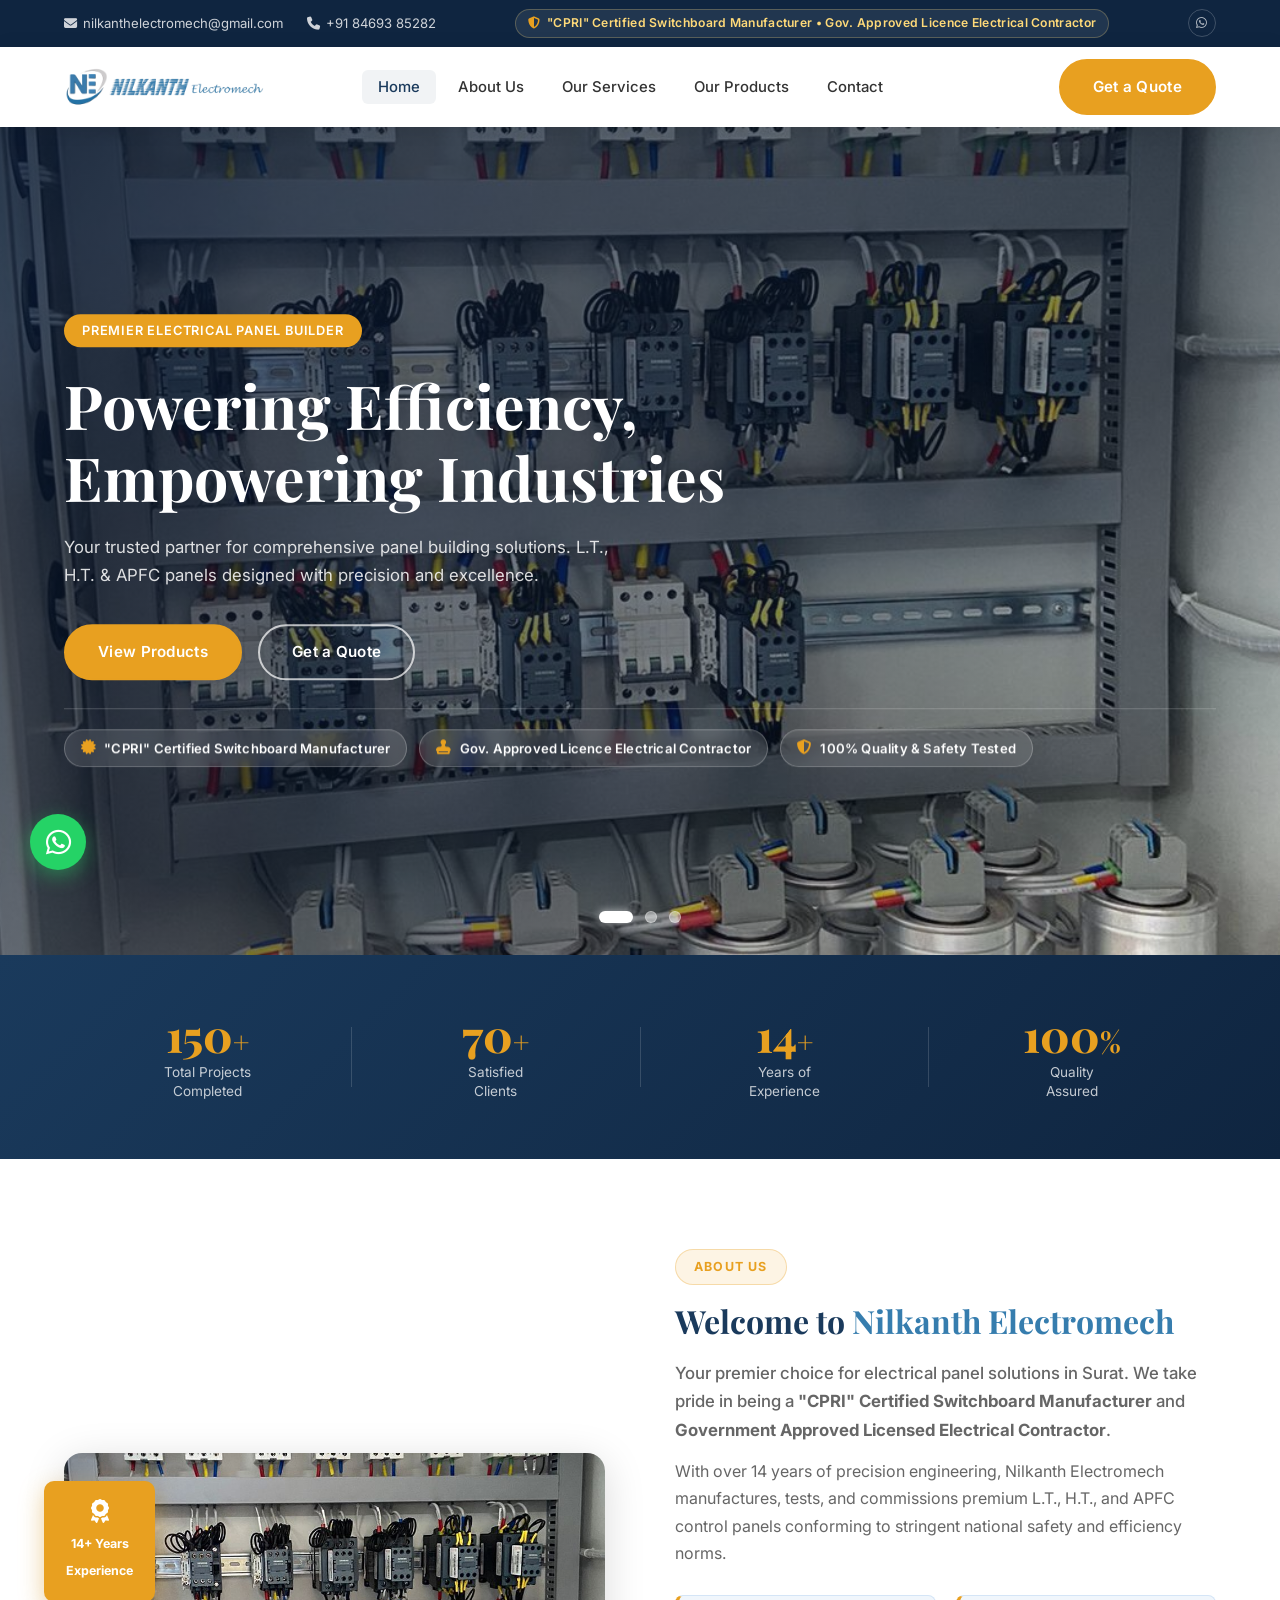
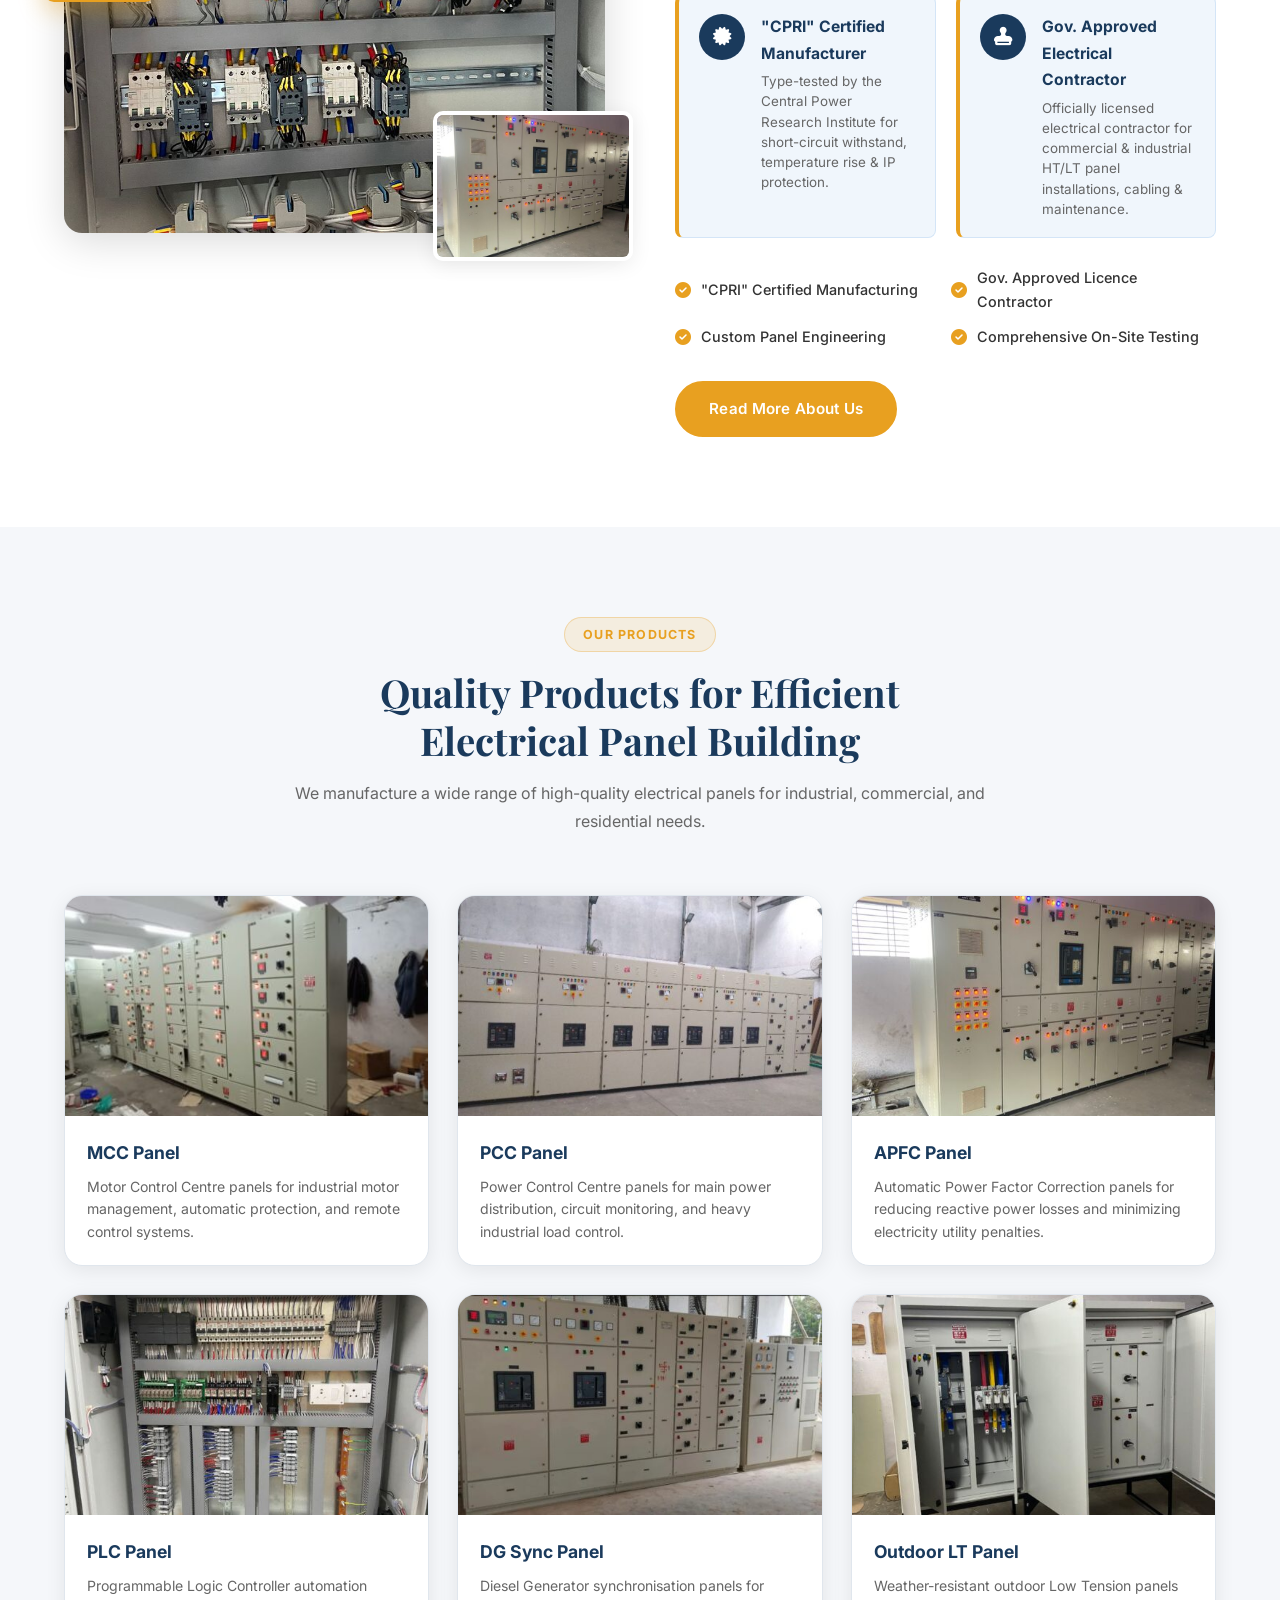
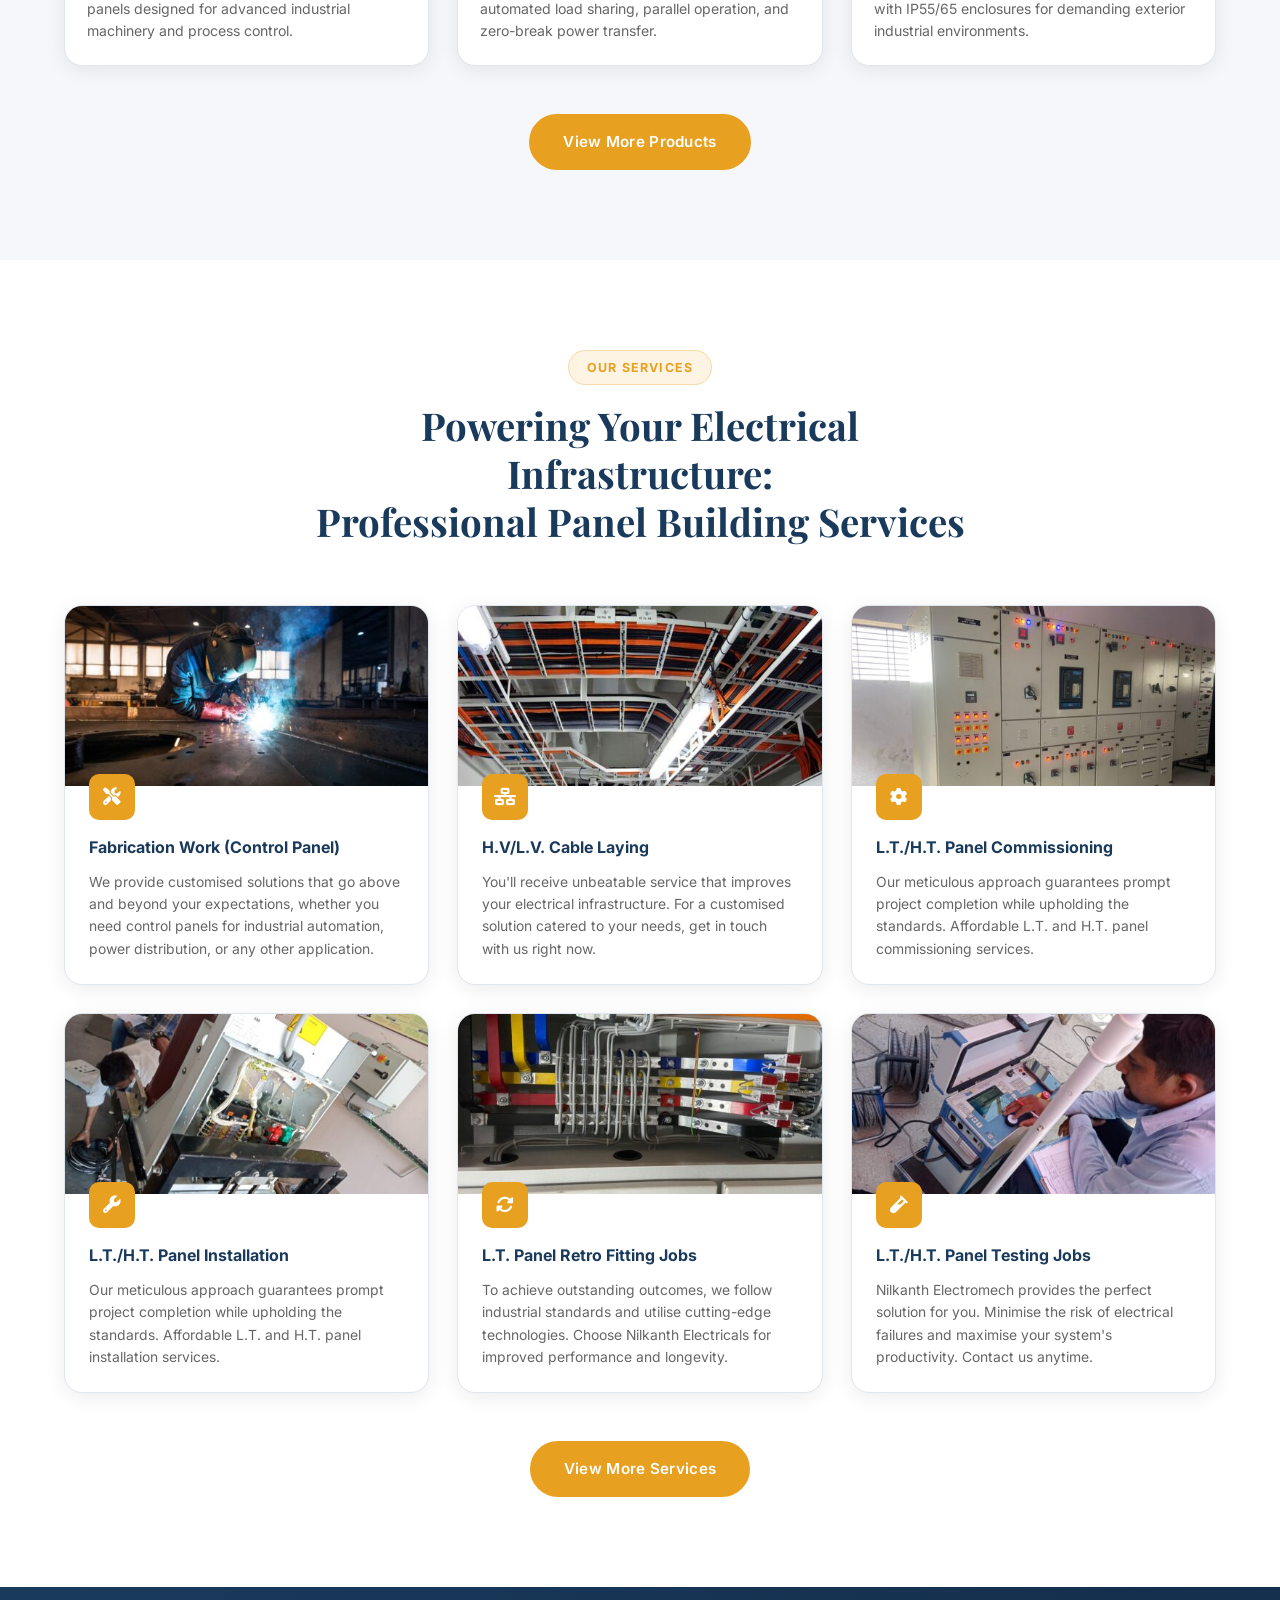
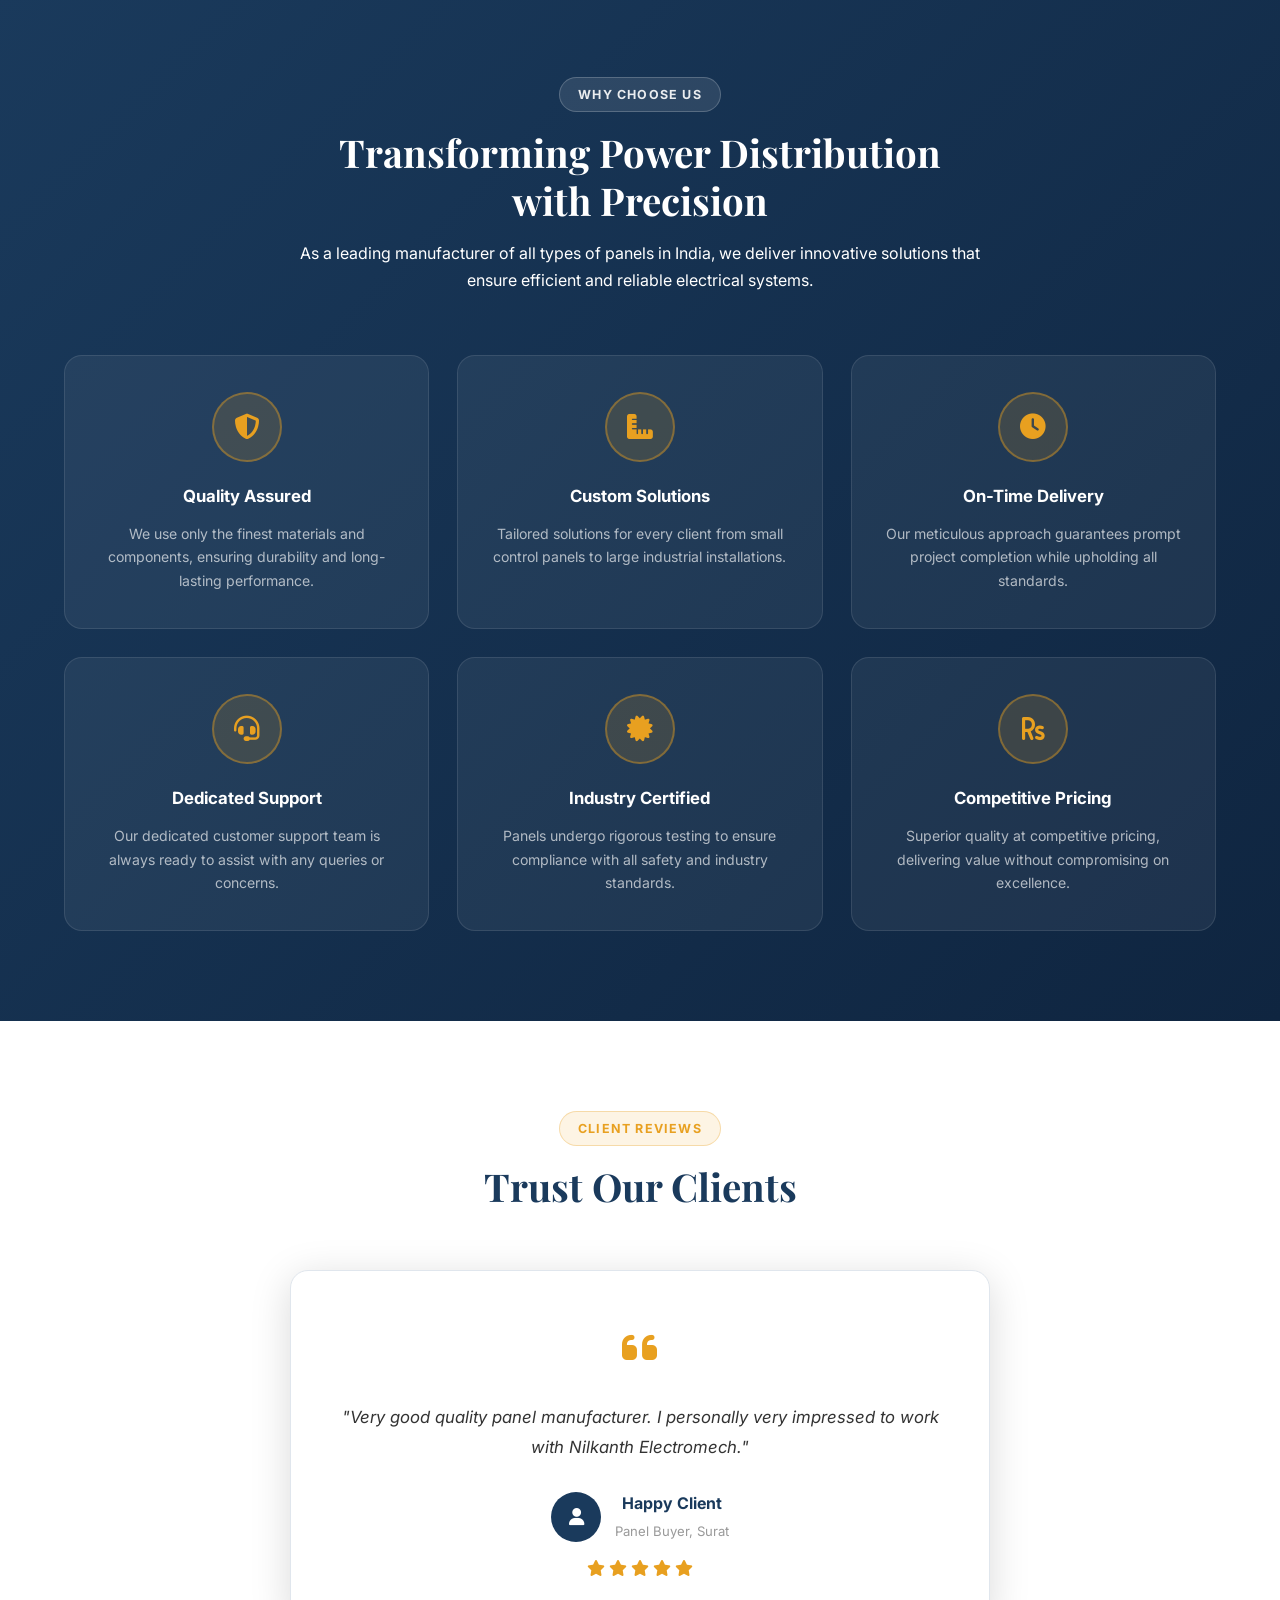
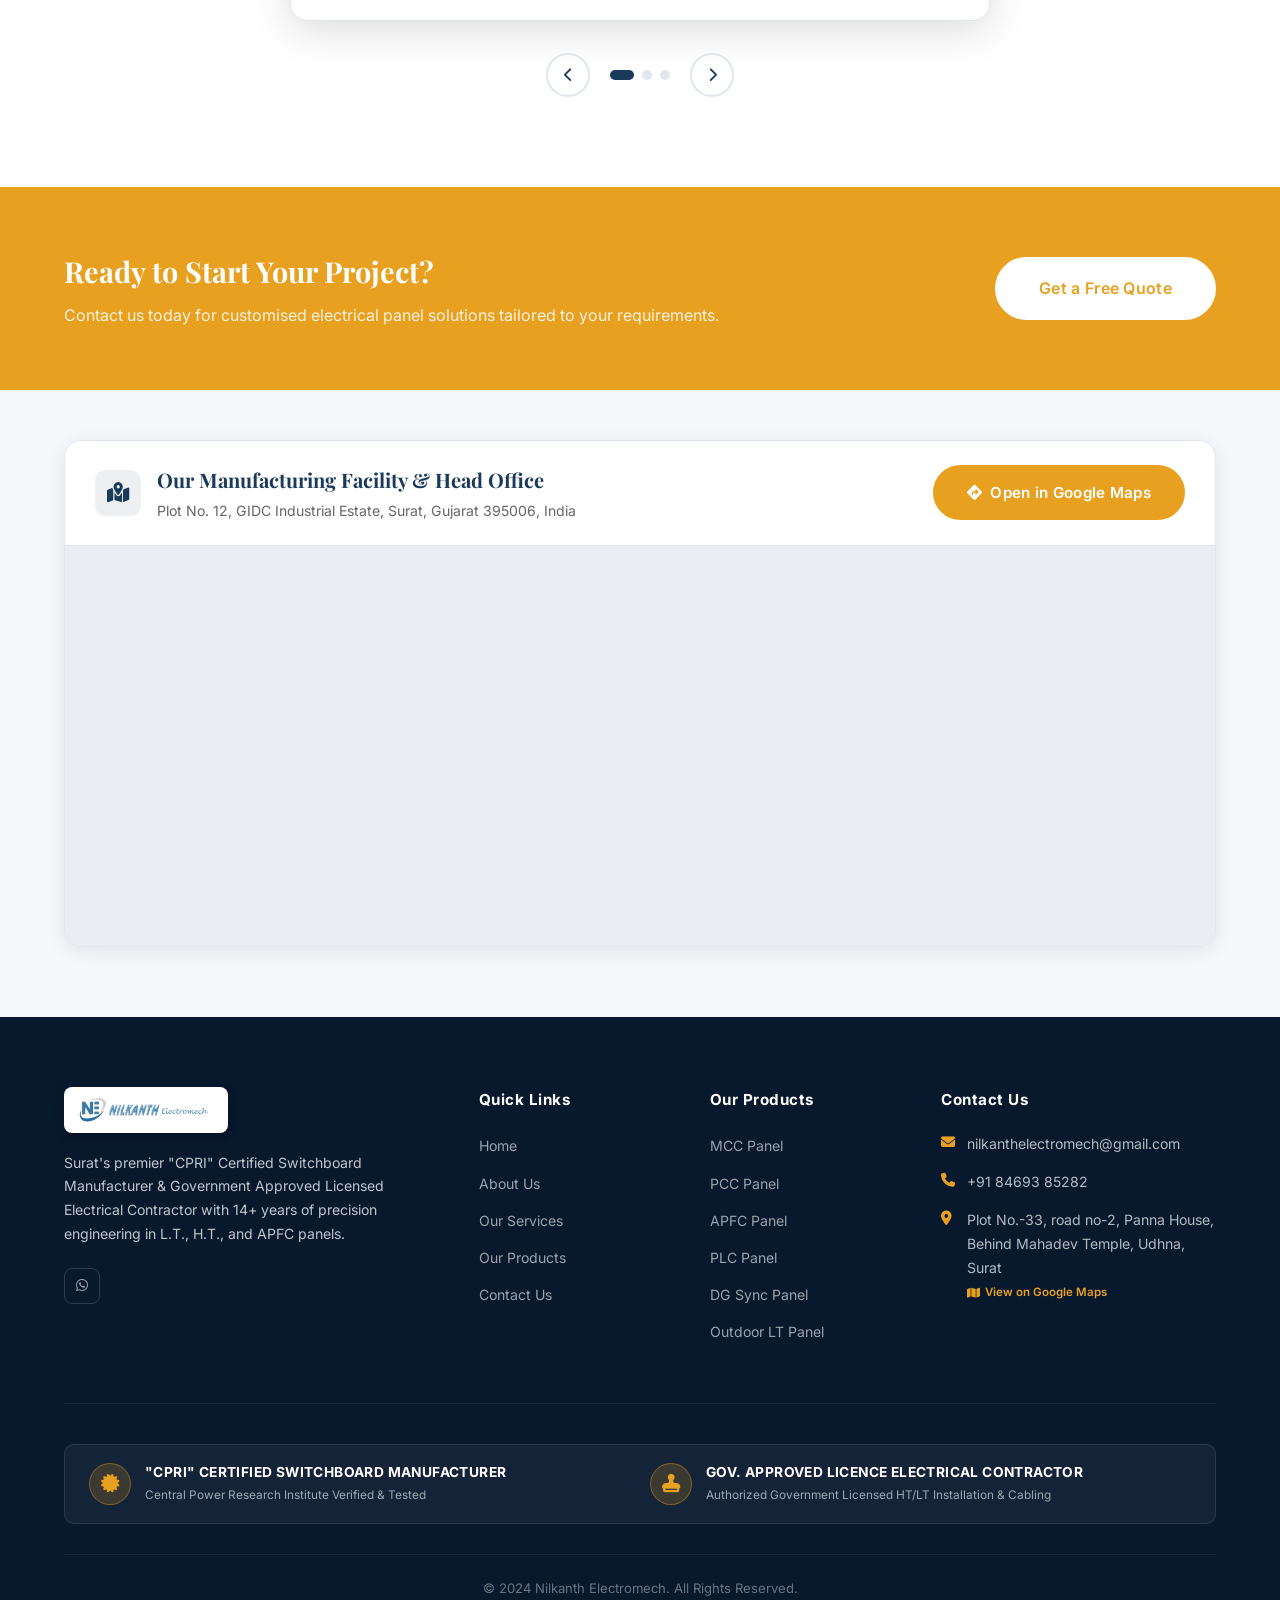
<file: index.html>
<!DOCTYPE html>
<html lang="en">
<head>
  <meta charset="UTF-8">
  <meta name="viewport" content="width=device-width, initial-scale=1.0">
  <meta name="description" content="Nilkanth Electromech - Your premier choice for electrical panel solutions in Surat. Best manufacturer of L.T., H.T., and APFC panels.">
  <title>Nilkanth Electromech - Power Up Your Future</title>
  <link rel="stylesheet" href="style.css">
  <link href="https://fonts.googleapis.com/css2?family=Inter:wght@300;400;500;600;700;800&family=Playfair+Display:wght@600;700;800&display=swap" rel="stylesheet">
  <link rel="stylesheet" href="https://cdnjs.cloudflare.com/ajax/libs/font-awesome/6.5.0/css/all.min.css">
</head>
<body>
  <div class="topbar">
    <div class="container">
      <div class="topbar-left">
        <a href="mailto:nilkanthelectromech@gmail.com"><i class="fas fa-envelope"></i> nilkanthelectromech@gmail.com</a>
        <a href="tel:+918469385282"><i class="fas fa-phone"></i> +91 84693 85282</a>
      </div>
      <div class="topbar-center">
        <span class="topbar-cert"><i class="fas fa-shield-alt"></i> "CPRI" Certified Switchboard Manufacturer &bull; Gov. Approved Licence Electrical Contractor</span>
      </div>
      <div class="topbar-right">
        <a href="#" aria-label="Facebook" data-social="facebook" style="display:none;"><i class="fab fa-facebook-f"></i></a>
        <a href="#" aria-label="Instagram" data-social="instagram" style="display:none;"><i class="fab fa-instagram"></i></a>
        <a href="#" aria-label="LinkedIn" data-social="linkedin" style="display:none;"><i class="fab fa-linkedin-in"></i></a>
        <a href="https://wa.me/918469385282" target="_blank" rel="noopener" aria-label="WhatsApp" data-social="whatsapp"><i class="fab fa-whatsapp"></i></a>
      </div>
    </div>
  </div>
  <header class="header" id="header">
    <div class="container">
      <div class="header-inner">
        <a href="index.html" class="logo" title="Nilkanth Electromech">
          <img src="images/logo-full.png" alt="Nilkanth Electromech" class="logo-img">
        </a>
        <nav class="nav" id="nav">
          <ul>
            <li><a href="index.html" class="active">Home</a></li>
            <li><a href="about.html">About Us</a></li>
            <li><a href="services.html">Our Services</a></li>
            <li><a href="products.html">Our Products</a></li>
            <li><a href="contact.html">Contact</a></li>
          </ul>
        </nav>
        <a href="contact.html" class="btn btn-primary header-cta">Get a Quote</a>
        <button class="hamburger" id="hamburger" aria-label="Menu"><span></span><span></span><span></span></button>
      </div>
    </div>
  </header>
  <section class="hero" id="hero">
    <div class="hero-slides">
      <div class="hero-slide active" style="background-image:url('images/APFC_NEW_2-1200x675.jpg')">
        <div class="hero-overlay"></div>
        <div class="hero-content container">
          <span class="hero-tag">Premier Electrical Panel Builder</span>
          <h1>Powering Efficiency,<br>Empowering Industries</h1>
          <p>Your trusted partner for comprehensive panel building solutions. L.T., H.T. & APFC panels designed with precision and excellence.</p>
          <div class="hero-btns">
            <a href="products.html" class="btn btn-primary">View Products</a>
            <a href="contact.html" class="btn btn-outline-white">Get a Quote</a>
          </div>
          <div class="hero-trust-badges">
            <div class="trust-badge-item"><i class="fas fa-certificate"></i> "CPRI" Certified Switchboard Manufacturer</div>
            <div class="trust-badge-item"><i class="fas fa-stamp"></i> Gov. Approved Licence Electrical Contractor</div>
            <div class="trust-badge-item"><i class="fas fa-shield-alt"></i> 100% Quality &amp; Safety Tested</div>
          </div>
        </div>
      </div>
      <div class="hero-slide" style="background-image:url('images/MCC_1-1200x541.jpg')">
        <div class="hero-overlay"></div>
        <div class="hero-content container">
          <span class="hero-tag">Quality Products</span>
          <h1>Quality Products for<br>Efficient Panel Building</h1>
          <p>From small-scale control panels to large industrial installations, we provide reliable innovative solutions.</p>
          <div class="hero-btns">
            <a href="products.html" class="btn btn-primary">Our Products</a>
            <a href="about.html" class="btn btn-outline-white">Learn More</a>
          </div>
        </div>
      </div>
      <div class="hero-slide" style="background-image:url('images/fabrication_work-1200x675.jpg')">
        <div class="hero-overlay"></div>
        <div class="hero-content container">
          <span class="hero-tag">Professional Services</span>
          <h1>Powering Your Electrical<br>Infrastructure</h1>
          <p>Professional panel building services from fabrication and installation to commissioning and testing.</p>
          <div class="hero-btns">
            <a href="services.html" class="btn btn-primary">Our Services</a>
            <a href="contact.html" class="btn btn-outline-white">Contact Us</a>
          </div>
        </div>
      </div>
    </div>
    <div class="hero-controls">
      <div class="hero-dots" id="heroDots">
        <span class="dot active" data-index="0"></span>
        <span class="dot" data-index="1"></span>
        <span class="dot" data-index="2"></span>
      </div>
    </div>
  </section>
  <section class="stats-banner">
    <div class="container">
      <div class="stats-grid">
        <div class="stat-item"><div class="stat-number" data-count="150">0<span>+</span></div><div class="stat-label">Total Projects<br>Completed</div></div>
        <div class="stat-divider"></div>
        <div class="stat-item"><div class="stat-number" data-count="70">0<span>+</span></div><div class="stat-label">Satisfied<br>Clients</div></div>
        <div class="stat-divider"></div>
        <div class="stat-item"><div class="stat-number" data-count="14">0<span>+</span></div><div class="stat-label">Years of<br>Experience</div></div>
        <div class="stat-divider"></div>
        <div class="stat-item"><div class="stat-number" data-count="100">0<span>%</span></div><div class="stat-label">Quality<br>Assured</div></div>
      </div>
    </div>
  </section>
  <section class="about-section section-pad">
    <div class="container">
      <div class="about-grid">
        <div class="about-images">
          <div class="img-main"><img src="images/APFC_NEW_2-1200x675.jpg" alt="Nilkanth Electromech Panel Manufacturing" loading="lazy"></div>
          <div class="img-secondary"><img src="images/Installation-e1691741094181-768x576.jpg" alt="Panel Installation" loading="lazy"></div>
          <div class="img-badge"><i class="fas fa-award"></i><span>14+ Years<br>Experience</span></div>
        </div>
        <div class="about-text">
          <span class="section-tag">About Us</span>
          <h2>Welcome to <span class="highlight">Nilkanth Electromech</span></h2>
          <p class="lead">Your premier choice for electrical panel solutions in Surat. We take pride in being a <strong>"CPRI" Certified Switchboard Manufacturer</strong> and <strong>Government Approved Licensed Electrical Contractor</strong>.</p>
          <p>With over 14 years of precision engineering, Nilkanth Electromech manufactures, tests, and commissions premium L.T., H.T., and APFC control panels conforming to stringent national safety and efficiency norms.</p>
          <div class="cert-badges-grid">
            <div class="cert-badge-card">
              <div class="cert-icon"><i class="fas fa-certificate"></i></div>
              <div>
                <h4>"CPRI" Certified Manufacturer</h4>
                <p>Type-tested by the Central Power Research Institute for short-circuit withstand, temperature rise &amp; IP protection.</p>
              </div>
            </div>
            <div class="cert-badge-card">
              <div class="cert-icon"><i class="fas fa-stamp"></i></div>
              <div>
                <h4>Gov. Approved Electrical Contractor</h4>
                <p>Officially licensed electrical contractor for commercial &amp; industrial HT/LT panel installations, cabling &amp; maintenance.</p>
              </div>
            </div>
          </div>
          <div class="about-features">
            <div class="feature-item"><i class="fas fa-check-circle"></i> "CPRI" Certified Manufacturing</div>
            <div class="feature-item"><i class="fas fa-check-circle"></i> Gov. Approved Licence Contractor</div>
            <div class="feature-item"><i class="fas fa-check-circle"></i> Custom Panel Engineering</div>
            <div class="feature-item"><i class="fas fa-check-circle"></i> Comprehensive On-Site Testing</div>
          </div>
          <a href="about.html" class="btn btn-primary">Read More About Us</a>
        </div>
      </div>
    </div>
  </section>
  <section class="products-section section-pad bg-light">
    <div class="container">
      <div class="section-header">
        <span class="section-tag">Our Products</span>
        <h2>Quality Products for Efficient<br>Electrical Panel Building</h2>
        <p>We manufacture a wide range of high-quality electrical panels for industrial, commercial, and residential needs.</p>
      </div>
      <div class="products-grid">
        <div class="product-card"><div class="product-img"><img src="images/MCC_1-500x225.jpg" alt="MCC Panel" loading="lazy"><div class="product-overlay"><a href="products.html" class="btn btn-small">View Details</a></div></div><div class="product-info"><h3>MCC Panel</h3><p>Motor Control Centre panels for industrial motor management and control systems.</p></div></div>
        <div class="product-card"><div class="product-img"><img src="images/PPC-Panel-500x375.jpeg" alt="PCC Panel" loading="lazy"><div class="product-overlay"><a href="products.html" class="btn btn-small">View Details</a></div></div><div class="product-info"><h3>PCC Panel</h3><p>Power Control Centre panels for main power distribution and control applications.</p></div></div>
        <div class="product-card"><div class="product-img"><img src="images/APFC_NEW_1-500x375.jpg" alt="APFC Panel" loading="lazy"><div class="product-overlay"><a href="products.html" class="btn btn-small">View Details</a></div></div><div class="product-info"><h3>APFC Panel</h3><p>Automatic Power Factor Correction panels for energy efficiency and cost savings.</p></div></div>
        <div class="product-card"><div class="product-img"><img src="images/PLC_NEW_1-500x375.jpg" alt="PLC Panel" loading="lazy"><div class="product-overlay"><a href="products.html" class="btn btn-small">View Details</a></div></div><div class="product-info"><h3>PLC Panel</h3><p>Programmable Logic Controller panels for automation and process control systems.</p></div></div>
        <div class="product-card"><div class="product-img"><img src="images/DG-Sync_1-500x277.jpg" alt="DG Sync Panel" loading="lazy"><div class="product-overlay"><a href="products.html" class="btn btn-small">View Details</a></div></div><div class="product-info"><h3>DG Sync Panel</h3><p>Diesel Generator synchronisation panels for uninterrupted power supply.</p></div></div>
        <div class="product-card"><div class="product-img"><img src="images/Outdoor-lt_1-500x375.jpg" alt="Outdoor LT Panel" loading="lazy"><div class="product-overlay"><a href="products.html" class="btn btn-small">View Details</a></div></div><div class="product-info"><h3>Outdoor LT Panel</h3><p>Weather-resistant outdoor Low Tension panels for external power distribution.</p></div></div>
      </div>
      <div class="section-cta"><a href="products.html" class="btn btn-primary">View More Products</a></div>
    </div>
  </section>
  <section class="services-section section-pad">
    <div class="container">
      <div class="section-header">
        <span class="section-tag">Our Services</span>
        <h2>Powering Your Electrical Infrastructure:<br>Professional Panel Building Services</h2>
      </div>
      <div class="services-grid">
        <div class="service-card"><div class="service-img"><img src="images/fabrication_work-500x281.jpg" alt="Fabrication Work" loading="lazy"></div><div class="service-content"><div class="service-icon"><i class="fas fa-tools"></i></div><h3>Fabrication Work (Control Panel)</h3><p>We provide customised solutions that go above and beyond your expectations, whether you need control panels for industrial automation, power distribution, or any other application.</p></div></div>
        <div class="service-card"><div class="service-img"><img src="images/cable_laying-500x281.jpg" alt="Cable Laying" loading="lazy"></div><div class="service-content"><div class="service-icon"><i class="fas fa-network-wired"></i></div><h3>H.V/L.V. Cable Laying</h3><p>You'll receive unbeatable service that improves your electrical infrastructure. For a customised solution catered to your needs, get in touch with us right now.</p></div></div>
        <div class="service-card"><div class="service-img"><img src="images/s_3-500x281.jpg" alt="Panel Commissioning" loading="lazy"></div><div class="service-content"><div class="service-icon"><i class="fas fa-cog"></i></div><h3>L.T./H.T. Panel Commissioning</h3><p>Our meticulous approach guarantees prompt project completion while upholding the standards. Affordable L.T. and H.T. panel commissioning services.</p></div></div>
        <div class="service-card"><div class="service-img"><img src="images/s_4-500x281.jpg" alt="Panel Installation" loading="lazy"></div><div class="service-content"><div class="service-icon"><i class="fas fa-wrench"></i></div><h3>L.T./H.T. Panel Installation</h3><p>Our meticulous approach guarantees prompt project completion while upholding the standards. Affordable L.T. and H.T. panel installation services.</p></div></div>
        <div class="service-card"><div class="service-img"><img src="images/s_5-500x281.jpg" alt="Retro Fitting" loading="lazy"></div><div class="service-content"><div class="service-icon"><i class="fas fa-sync-alt"></i></div><h3>L.T. Panel Retro Fitting Jobs</h3><p>To achieve outstanding outcomes, we follow industrial standards and utilise cutting-edge technologies. Choose Nilkanth Electricals for improved performance and longevity.</p></div></div>
        <div class="service-card"><div class="service-img"><img src="images/s_6-500x281.jpg" alt="Panel Testing" loading="lazy"></div><div class="service-content"><div class="service-icon"><i class="fas fa-vial"></i></div><h3>L.T./H.T. Panel Testing Jobs</h3><p>Nilkanth Electromech provides the perfect solution for you. Minimise the risk of electrical failures and maximise your system's productivity. Contact us anytime.</p></div></div>
      </div>
      <div class="section-cta"><a href="services.html" class="btn btn-primary">View More Services</a></div>
    </div>
  </section>
  <section class="why-us section-pad bg-dark-section">
    <div class="container">
      <div class="section-header light">
        <span class="section-tag light">Why Choose Us</span>
        <h2>Transforming Power Distribution<br>with Precision</h2>
        <p>As a leading manufacturer of all types of panels in India, we deliver innovative solutions that ensure efficient and reliable electrical systems.</p>
      </div>
      <div class="why-grid">
        <div class="why-item"><div class="why-icon"><i class="fas fa-shield-alt"></i></div><h4>Quality Assured</h4><p>We use only the finest materials and components, ensuring durability and long-lasting performance.</p></div>
        <div class="why-item"><div class="why-icon"><i class="fas fa-ruler-combined"></i></div><h4>Custom Solutions</h4><p>Tailored solutions for every client from small control panels to large industrial installations.</p></div>
        <div class="why-item"><div class="why-icon"><i class="fas fa-clock"></i></div><h4>On-Time Delivery</h4><p>Our meticulous approach guarantees prompt project completion while upholding all standards.</p></div>
        <div class="why-item"><div class="why-icon"><i class="fas fa-headset"></i></div><h4>Dedicated Support</h4><p>Our dedicated customer support team is always ready to assist with any queries or concerns.</p></div>
        <div class="why-item"><div class="why-icon"><i class="fas fa-certificate"></i></div><h4>Industry Certified</h4><p>Panels undergo rigorous testing to ensure compliance with all safety and industry standards.</p></div>
        <div class="why-item"><div class="why-icon"><i class="fas fa-rupee-sign"></i></div><h4>Competitive Pricing</h4><p>Superior quality at competitive pricing, delivering value without compromising on excellence.</p></div>
      </div>
    </div>
  </section>
  <section class="testimonials section-pad">
    <div class="container">
      <div class="section-header">
        <span class="section-tag">Client Reviews</span>
        <h2>Trust Our Clients</h2>
      </div>
      <div class="testimonial-wrapper">
        <div class="testimonial-card active" id="tCard0">
          <div class="quote-icon"><i class="fas fa-quote-left"></i></div>
          <p>"Very good quality panel manufacturer. I personally very impressed to work with Nilkanth Electromech."</p>
          <div class="testimonial-author"><div class="author-avatar"><i class="fas fa-user"></i></div><div><strong>Happy Client</strong><span>Panel Buyer, Surat</span></div></div>
          <div class="stars"><i class="fas fa-star"></i><i class="fas fa-star"></i><i class="fas fa-star"></i><i class="fas fa-star"></i><i class="fas fa-star"></i></div>
        </div>
        <div class="testimonial-card" id="tCard1">
          <div class="quote-icon"><i class="fas fa-quote-left"></i></div>
          <p>"Nilkanth Electromech is one of the best panel manufacturers in Surat and the services they provide are amazing. Keep it up and work like this!"</p>
          <div class="testimonial-author"><div class="author-avatar"><i class="fas fa-user"></i></div><div><strong>Industrial Client</strong><span>Manufacturing, Gujarat</span></div></div>
          <div class="stars"><i class="fas fa-star"></i><i class="fas fa-star"></i><i class="fas fa-star"></i><i class="fas fa-star"></i><i class="fas fa-star"></i></div>
        </div>
        <div class="testimonial-card" id="tCard2">
          <div class="quote-icon"><i class="fas fa-quote-left"></i></div>
          <p>"Excellent craftsmanship and professional services. Nilkanth Electromech delivered our APFC panels on time with perfect quality. Highly recommended!"</p>
          <div class="testimonial-author"><div class="author-avatar"><i class="fas fa-user"></i></div><div><strong>Satisfied Customer</strong><span>Commercial Project, Surat</span></div></div>
          <div class="stars"><i class="fas fa-star"></i><i class="fas fa-star"></i><i class="fas fa-star"></i><i class="fas fa-star"></i><i class="fas fa-star-half-alt"></i></div>
        </div>
        <div class="t-nav">
          <button id="tPrev"><i class="fas fa-chevron-left"></i></button>
          <div class="testimonial-dots">
            <span class="t-dot active" data-t="0"></span>
            <span class="t-dot" data-t="1"></span>
            <span class="t-dot" data-t="2"></span>
          </div>
          <button id="tNext"><i class="fas fa-chevron-right"></i></button>
        </div>
      </div>
    </div>
  </section>
  <section class="cta-strip">
    <div class="container">
      <div class="cta-strip-inner">
        <div><h3>Ready to Start Your Project?</h3><p>Contact us today for customised electrical panel solutions tailored to your requirements.</p></div>
        <a href="contact.html" class="btn btn-primary btn-large">Get a Free Quote</a>
      </div>
    </div>
  </section>
  <section class="map-section">
    <div class="container">
      <div class="map-card">
        <div class="map-header">
          <div class="map-header-left">
            <div class="map-icon-badge"><i class="fas fa-map-marked-alt"></i></div>
            <div>
              <h3>Our Manufacturing Facility &amp; Head Office</h3>
              <p>Plot No. 12, GIDC Industrial Estate, Surat, Gujarat 395006, India</p>
            </div>
          </div>
          <div class="map-actions">
            <a href="https://maps.google.com/?q=Plot+No.+12,+GIDC+Industrial+Estate,+Surat,+Gujarat,+India" target="_blank" rel="noopener" class="btn btn-primary btn-sm">
              <i class="fas fa-directions"></i> Open in Google Maps
            </a>
          </div>
        </div>
        <div class="map-frame-wrapper">
          <iframe title="Nilkanth Electromech Facility Location" src="https://maps.google.com/maps?q=Surat%2C%20Gujarat%2C%20India&t=&z=13&ie=UTF8&iwloc=&output=embed" loading="lazy" referrerpolicy="no-referrer-when-downgrade"></iframe>
        </div>
      </div>
    </div>
  </section>
  <footer class="footer">
    <div class="container">
      <div class="footer-grid">
        <div class="footer-col">
          <a href="index.html" class="footer-logo-wrap" title="Nilkanth Electromech">
            <img src="images/logo-full.png" alt="Nilkanth Electromech" class="footer-logo-img">
          </a>
          <p>Surat's premier "CPRI" Certified Switchboard Manufacturer &amp; Government Approved Licensed Electrical Contractor with 14+ years of precision engineering in L.T., H.T., and APFC panels.</p>
          <div class="footer-social">
            <a href="#" aria-label="Facebook" data-social="facebook" style="display:none;"><i class="fab fa-facebook-f"></i></a>
            <a href="#" aria-label="Instagram" data-social="instagram" style="display:none;"><i class="fab fa-instagram"></i></a>
            <a href="#" aria-label="LinkedIn" data-social="linkedin" style="display:none;"><i class="fab fa-linkedin-in"></i></a>
            <a href="https://wa.me/918469385282" target="_blank" rel="noopener" aria-label="WhatsApp" data-social="whatsapp"><i class="fab fa-whatsapp"></i></a>
          </div>
        </div>
        <div class="footer-col"><h4>Quick Links</h4><ul><li><a href="index.html">Home</a></li><li><a href="about.html">About Us</a></li><li><a href="services.html">Our Services</a></li><li><a href="products.html">Our Products</a></li><li><a href="contact.html">Contact Us</a></li></ul></div>
        <div class="footer-col"><h4>Our Products</h4><ul><li><a href="products.html">MCC Panel</a></li><li><a href="products.html">PCC Panel</a></li><li><a href="products.html">APFC Panel</a></li><li><a href="products.html">PLC Panel</a></li><li><a href="products.html">DG Sync Panel</a></li><li><a href="products.html">Outdoor LT Panel</a></li></ul></div>
        <div class="footer-col"><h4>Contact Us</h4><div class="footer-contact"><div class="contact-item"><i class="fas fa-envelope"></i><a href="mailto:nilkanthelectromech@gmail.com">nilkanthelectromech@gmail.com</a></div><div class="contact-item"><i class="fas fa-phone"></i><a href="tel:+918469385282">+91 84693 85282</a></div><div class="contact-item"><i class="fas fa-map-marker-alt"></i><a href="https://maps.google.com/?q=Surat,+Gujarat,+India" target="_blank" rel="noopener" class="footer-map-link"><span>Surat, Gujarat, India</span><span class="map-view-badge"><i class="fas fa-map"></i> View on Google Maps</span></a></div></div></div>
      </div>
      <div class="footer-cert-strip">
        <div class="cert-strip-item">
          <i class="fas fa-certificate"></i>
          <div>
            <strong>"CPRI" CERTIFIED SWITCHBOARD MANUFACTURER</strong>
            <small>Central Power Research Institute Verified &amp; Tested</small>
          </div>
        </div>
        <div class="cert-strip-item">
          <i class="fas fa-stamp"></i>
          <div>
            <strong>GOV. APPROVED LICENCE ELECTRICAL CONTRACTOR</strong>
            <small>Authorized Government Licensed HT/LT Installation &amp; Cabling</small>
          </div>
        </div>
      </div>
      <div class="footer-bottom"><p>&copy; 2024 Nilkanth Electromech. All Rights Reserved.</p></div>
    </div>
  </footer>
  <a href="https://wa.me/918469385282?text=Hello%20Nilkanth%20Electromech,%20I%20would%20like%20to%20enquire%20about%20your%20electrical%20panels." class="floating-whatsapp" target="_blank" rel="noopener" aria-label="Chat on WhatsApp" title="Chat on WhatsApp"><i class="fab fa-whatsapp"></i></a>
  <a href="#" class="scroll-top" id="scrollTop" aria-label="Back to top"><i class="fas fa-chevron-up"></i></a>
  <script src="script.js"></script>
</body>
</html>
</file>
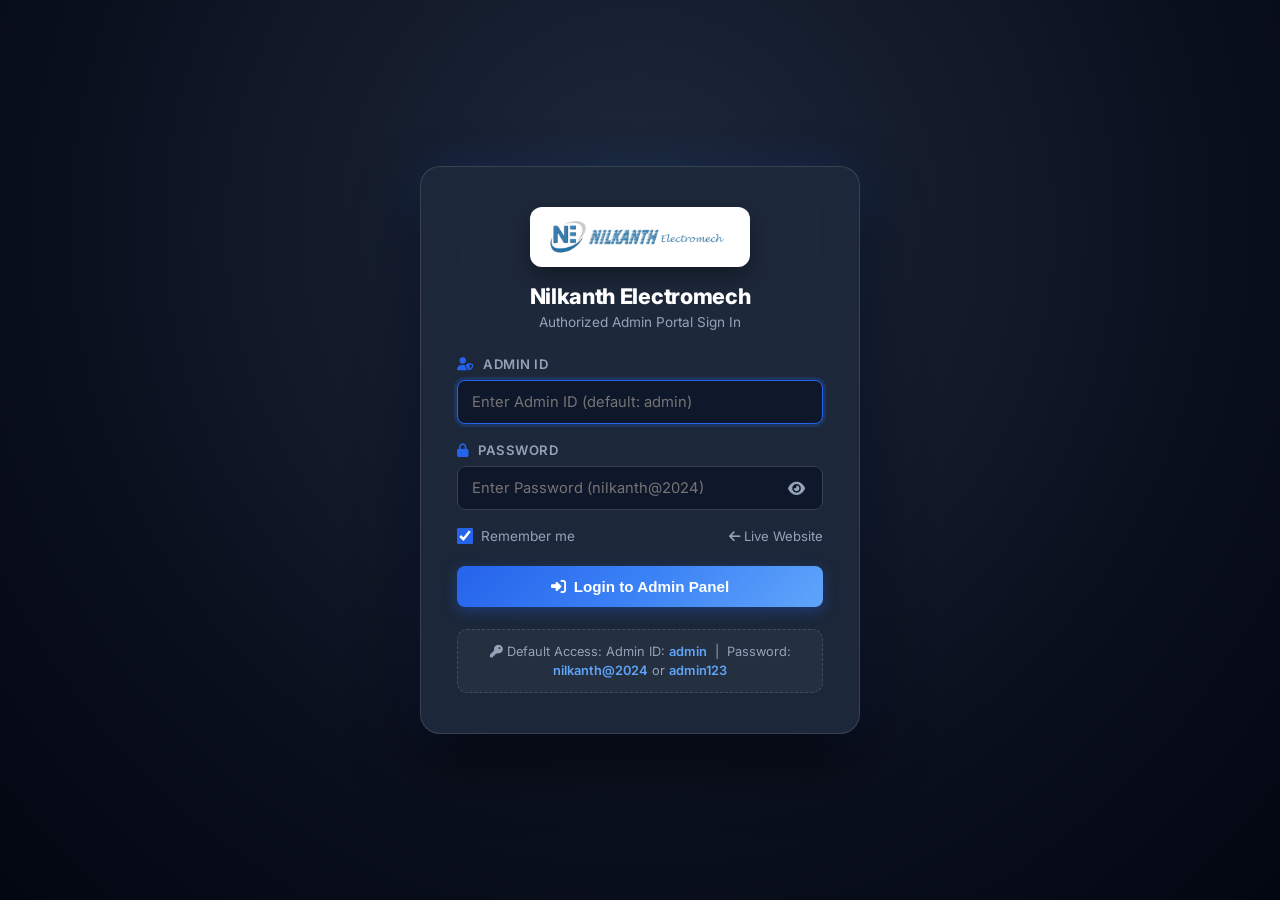
<file: admin/index.html>
<!DOCTYPE html>
<html lang="en">
<head>
  <meta charset="UTF-8">
  <meta name="viewport" content="width=device-width, initial-scale=1.0">
  <title>Admin Dashboard | Nilkanth Electromech</title>
  <link rel="preconnect" href="https://fonts.googleapis.com">
  <link rel="preconnect" href="https://fonts.gstatic.com" crossorigin>
  <link href="https://fonts.googleapis.com/css2?family=Inter:wght@300;400;500;600;700;800&display=swap" rel="stylesheet">
  <link rel="stylesheet" href="https://cdnjs.cloudflare.com/ajax/libs/font-awesome/6.5.0/css/all.min.css">
  <style>
    :root {
      --bg-dark: #0f172a;
      --bg-card: #1e293b;
      --bg-card-hover: #26354a;
      --bg-input: #0f172a;
      --border-color: #334155;
      --text-main: #f8fafc;
      --text-muted: #94a3b8;
      --primary: #2563eb;
      --primary-hover: #1d4ed8;
      --primary-gradient: linear-gradient(135deg, #2563eb 0%, #3b82f6 50%, #60a5fa 100%);
      --accent: #f59e0b;
      --success: #10b981;
      --danger: #ef4444;
      --sidebar-w: 260px;
    }

    * { box-sizing: border-box; margin: 0; padding: 0; }
    body {
      font-family: 'Inter', -apple-system, BlinkMacSystemFont, sans-serif;
      background: var(--bg-dark);
      color: var(--text-main);
      min-height: 100vh;
      display: flex;
    }

    /* Sidebar */
    .sidebar {
      width: var(--sidebar-w);
      background: #0a0f1d;
      border-right: 1px solid var(--border-color);
      display: flex;
      flex-direction: column;
      position: fixed;
      top: 0; bottom: 0; left: 0;
      z-index: 100;
    }
    .sidebar-header {
      padding: 18px 14px;
      display: flex;
      align-items: center;
      justify-content: center;
      border-bottom: 1px solid var(--border-color);
      background: rgba(255, 255, 255, 0.02);
    }
    .sidebar-logo {
      height: 42px;
      max-width: 100%;
      border-radius: 8px;
      background: white;
      padding: 5px 12px;
      object-fit: contain;
      box-shadow: 0 2px 8px rgba(0, 0, 0, 0.25);
    }
    .sidebar-title h2 {
      font-size: 1rem;
      font-weight: 700;
      letter-spacing: -0.3px;
      color: #fff;
    }
    .sidebar-title span {
      font-size: 0.72rem;
      color: var(--primary);
      text-transform: uppercase;
      letter-spacing: 1px;
      font-weight: 600;
    }
    .sidebar-nav {
      list-style: none;
      padding: 20px 12px;
      flex: 1;
      overflow-y: auto;
    }
    .nav-label {
      font-size: 0.7rem;
      text-transform: uppercase;
      letter-spacing: 1px;
      color: var(--text-muted);
      padding: 12px 14px 6px;
      font-weight: 700;
    }
    .nav-item {
      display: flex;
      align-items: center;
      gap: 12px;
      padding: 12px 16px;
      color: var(--text-muted);
      text-decoration: none;
      border-radius: 8px;
      font-size: 0.9rem;
      font-weight: 500;
      margin-bottom: 4px;
      cursor: pointer;
      transition: all 0.2s;
    }
    .nav-item:hover {
      background: rgba(255,255,255,0.05);
      color: #fff;
    }
    .nav-item.active {
      background: var(--primary);
      color: #fff;
      font-weight: 600;
    }
    .nav-item i { width: 18px; text-align: center; }

    .sidebar-footer {
      padding: 16px;
      border-top: 1px solid var(--border-color);
      display: flex;
      flex-direction: column;
      gap: 10px;
    }
    .btn-live {
      display: flex;
      align-items: center;
      justify-content: center;
      gap: 8px;
      background: rgba(255,255,255,0.05);
      color: #fff;
      text-decoration: none;
      padding: 10px;
      border-radius: 8px;
      font-size: 0.85rem;
      font-weight: 600;
      border: 1px solid var(--border-color);
      transition: all 0.2s;
    }
    .btn-live:hover { background: rgba(255,255,255,0.1); border-color: #64748b; }

    /* Main Content */
    .main-wrap {
      margin-left: var(--sidebar-w);
      flex: 1;
      display: flex;
      flex-direction: column;
      min-width: 0;
    }
    .topbar {
      height: 70px;
      background: rgba(15, 23, 42, 0.85);
      backdrop-filter: blur(12px);
      border-bottom: 1px solid var(--border-color);
      display: flex;
      align-items: center;
      justify-content: space-between;
      padding: 0 32px;
      position: sticky;
      top: 0;
      z-index: 90;
    }
    .topbar-left {
      display: flex;
      align-items: center;
      gap: 16px;
    }
    .page-title {
      font-size: 1.25rem;
      font-weight: 700;
      color: #fff;
    }
    .status-badge {
      display: inline-flex;
      align-items: center;
      gap: 6px;
      padding: 4px 10px;
      border-radius: 20px;
      font-size: 0.75rem;
      font-weight: 600;
      background: rgba(16, 185, 129, 0.15);
      color: var(--success);
      border: 1px solid rgba(16, 185, 129, 0.3);
    }
    .status-badge.unsaved {
      background: rgba(245, 158, 11, 0.15);
      color: var(--accent);
      border-color: rgba(245, 158, 11, 0.3);
    }

    .topbar-right {
      display: flex;
      align-items: center;
      gap: 14px;
    }
    .btn {
      display: inline-flex;
      align-items: center;
      gap: 8px;
      padding: 10px 18px;
      font-size: 0.88rem;
      font-weight: 600;
      border-radius: 8px;
      border: none;
      cursor: pointer;
      transition: all 0.2s ease;
      text-decoration: none;
    }
    .btn-primary {
      background: var(--primary-gradient);
      color: #fff;
      box-shadow: 0 4px 14px rgba(37, 99, 235, 0.35);
    }
    .btn-primary:hover {
      box-shadow: 0 6px 20px rgba(37, 99, 235, 0.5);
      transform: translateY(-1px);
    }
    .btn-secondary {
      background: var(--bg-card);
      color: var(--text-main);
      border: 1px solid var(--border-color);
    }
    .btn-secondary:hover { background: var(--bg-card-hover); }
    .btn-danger {
      background: rgba(239, 68, 68, 0.15);
      color: var(--danger);
      border: 1px solid rgba(239, 68, 68, 0.3);
    }
    .btn-danger:hover { background: var(--danger); color: #fff; }

    /* Content Area */
    .content {
      padding: 32px;
      flex: 1;
      max-width: 1280px;
      margin: 0 auto;
      width: 100%;
    }
    .tab-pane { display: none; }
    .tab-pane.active { display: block; animation: fadeIn 0.3s ease; }
    @keyframes fadeIn { from { opacity: 0; transform: translateY(6px); } to { opacity: 1; transform: translateY(0); } }

    /* Cards */
    .card {
      background: var(--bg-card);
      border: 1px solid var(--border-color);
      border-radius: 12px;
      padding: 24px;
      margin-bottom: 24px;
    }
    .card-header {
      display: flex;
      align-items: center;
      justify-content: space-between;
      margin-bottom: 20px;
      padding-bottom: 14px;
      border-bottom: 1px solid var(--border-color);
    }
    .card-title {
      font-size: 1.1rem;
      font-weight: 700;
      color: #fff;
      display: flex;
      align-items: center;
      gap: 10px;
    }
    .card-title i { color: var(--primary); }

    /* Grid layouts */
    .grid-2 { display: grid; grid-template-columns: repeat(2, 1fr); gap: 20px; }
    .grid-3 { display: grid; grid-template-columns: repeat(3, 1fr); gap: 20px; }
    .grid-4 { display: grid; grid-template-columns: repeat(4, 1fr); gap: 20px; }

    /* Stat Cards */
    .stat-card {
      background: var(--bg-card);
      border: 1px solid var(--border-color);
      border-radius: 12px;
      padding: 20px;
      display: flex;
      align-items: center;
      gap: 16px;
    }
    .stat-icon {
      width: 52px;
      height: 52px;
      border-radius: 12px;
      display: flex;
      align-items: center;
      justify-content: center;
      font-size: 1.4rem;
    }
    .stat-icon.blue { background: rgba(37, 99, 235, 0.15); color: #60a5fa; }
    .stat-icon.amber { background: rgba(245, 158, 11, 0.15); color: #fbbf24; }
    .stat-icon.green { background: rgba(16, 185, 129, 0.15); color: #34d399; }
    .stat-icon.purple { background: rgba(168, 85, 247, 0.15); color: #c084fc; }
    .stat-meta h3 { font-size: 1.6rem; font-weight: 800; color: #fff; line-height: 1.1; }
    .stat-meta p { font-size: 0.85rem; color: var(--text-muted); margin-top: 4px; }

    /* Form Inputs */
    .form-group {
      margin-bottom: 18px;
    }
    .form-label {
      display: block;
      font-size: 0.82rem;
      font-weight: 600;
      color: var(--text-muted);
      margin-bottom: 8px;
      text-transform: uppercase;
      letter-spacing: 0.5px;
    }
    .form-control {
      width: 100%;
      padding: 12px 14px;
      background: var(--bg-input);
      border: 1px solid var(--border-color);
      border-radius: 8px;
      color: #fff;
      font-family: inherit;
      font-size: 0.92rem;
      transition: border-color 0.2s;
    }
    .form-control:focus {
      outline: none;
      border-color: var(--primary);
      box-shadow: 0 0 0 3px rgba(37, 99, 235, 0.2);
    }
    textarea.form-control { resize: vertical; min-height: 90px; }

    /* Item Grid (Products / Services) */
    .item-grid {
      display: grid;
      grid-template-columns: repeat(auto-fill, minmax(280px, 1fr));
      gap: 20px;
    }
    .item-card {
      background: #141f33;
      border: 1px solid var(--border-color);
      border-radius: 10px;
      overflow: hidden;
      display: flex;
      flex-direction: column;
      transition: all 0.2s;
    }
    .item-card:hover { border-color: #475569; transform: translateY(-2px); }
    .item-img {
      height: 160px;
      width: 100%;
      object-fit: cover;
      background: #0b1120;
    }
    .item-body {
      padding: 16px;
      flex: 1;
      display: flex;
      flex-direction: column;
    }
    .item-cat {
      font-size: 0.72rem;
      font-weight: 700;
      color: var(--primary);
      text-transform: uppercase;
      letter-spacing: 1px;
      margin-bottom: 4px;
    }
    .item-title {
      font-size: 1.05rem;
      font-weight: 700;
      color: #fff;
      margin-bottom: 8px;
    }
    .item-desc {
      font-size: 0.82rem;
      color: var(--text-muted);
      line-height: 1.4;
      flex: 1;
      display: -webkit-box;
      -webkit-line-clamp: 3;
      -webkit-box-orient: vertical;
      overflow: hidden;
      margin-bottom: 14px;
    }
    .item-actions {
      display: flex;
      gap: 8px;
      border-top: 1px solid rgba(255,255,255,0.06);
      padding-top: 12px;
    }
    .btn-sm {
      padding: 6px 12px;
      font-size: 0.8rem;
      border-radius: 6px;
    }

    /* Modal */
    .modal-overlay {
      position: fixed;
      inset: 0;
      background: rgba(0, 0, 0, 0.75);
      backdrop-filter: blur(4px);
      z-index: 200;
      display: none;
      align-items: center;
      justify-content: center;
      padding: 20px;
    }
    .modal-overlay.active { display: flex; }
    .modal {
      background: var(--bg-card);
      border: 1px solid var(--border-color);
      border-radius: 12px;
      width: 100%;
      max-width: 580px;
      max-height: 90vh;
      overflow-y: auto;
      box-shadow: 0 20px 40px rgba(0,0,0,0.5);
    }
    .modal-header {
      padding: 20px 24px;
      border-bottom: 1px solid var(--border-color);
      display: flex;
      align-items: center;
      justify-content: space-between;
    }
    .modal-header h3 { font-size: 1.15rem; font-weight: 700; color: #fff; }
    .modal-close {
      background: transparent;
      border: none;
      color: var(--text-muted);
      font-size: 1.2rem;
      cursor: pointer;
    }
    .modal-body { padding: 24px; }
    .modal-footer {
      padding: 16px 24px;
      border-top: 1px solid var(--border-color);
      display: flex;
      justify-content: flex-end;
      gap: 12px;
    }

    /* Toast Notification */
    .toast {
      position: fixed;
      bottom: 24px;
      right: 24px;
      background: #1e293b;
      border: 1px solid var(--border-color);
      border-radius: 10px;
      padding: 14px 20px;
      color: #fff;
      display: flex;
      align-items: center;
      gap: 12px;
      box-shadow: 0 10px 25px rgba(0,0,0,0.4);
      z-index: 999;
      transform: translateY(100px);
      opacity: 0;
      transition: all 0.3s cubic-bezier(0.16, 1, 0.3, 1);
    }
    .toast.show { transform: translateY(0); opacity: 1; }
    .toast.success { border-color: var(--success); }
    .toast.error { border-color: var(--danger); }
    .toast i { font-size: 1.2rem; }
    .toast.success i { color: var(--success); }
    .toast.error i { color: var(--danger); }

    /* Admin Login Overlay & Security */
    .admin-login-overlay {
      position: fixed;
      inset: 0;
      background: radial-gradient(ellipse at 50% 25%, #1e293b 0%, #0a0f1d 65%, #030712 100%);
      z-index: 10000;
      display: flex;
      align-items: center;
      justify-content: center;
      padding: 20px;
      backdrop-filter: blur(12px);
    }
    .admin-login-card {
      background: rgba(30, 41, 59, 0.96);
      backdrop-filter: blur(20px);
      border: 1px solid rgba(255, 255, 255, 0.12);
      border-radius: 20px;
      padding: 40px 36px;
      width: 100%;
      max-width: 440px;
      box-shadow: 0 30px 60px rgba(0, 0, 0, 0.65), 0 0 45px rgba(37, 99, 235, 0.18);
      position: relative;
    }
    .login-brand {
      text-align: center;
      margin-bottom: 26px;
    }
    .login-logo-wrap {
      display: inline-flex;
      align-items: center;
      justify-content: center;
      width: auto;
      max-width: 280px;
      height: 60px;
      border-radius: 12px;
      background: #ffffff;
      padding: 6px 18px;
      margin: 0 auto 16px auto;
      box-shadow: 0 10px 25px rgba(0, 0, 0, 0.35);
    }
    .login-logo {
      max-height: 46px;
      max-width: 100%;
      object-fit: contain;
    }
    .login-brand h2 {
      font-size: 1.35rem;
      font-weight: 800;
      color: #fff;
      letter-spacing: -0.3px;
    }
    .login-brand p {
      font-size: 0.85rem;
      color: var(--text-muted);
      margin-top: 5px;
    }
    .login-alert {
      padding: 12px 14px;
      border-radius: 10px;
      margin-bottom: 20px;
      font-size: 0.84rem;
      display: flex;
      align-items: center;
      gap: 10px;
      line-height: 1.4;
      background: rgba(239, 68, 68, 0.15);
      border: 1px solid rgba(239, 68, 68, 0.35);
      color: #fca5a5;
    }
    .btn-toggle-eye {
      position: absolute;
      right: 12px;
      top: 50%;
      transform: translateY(-50%);
      background: transparent;
      border: none;
      color: var(--text-muted);
      cursor: pointer;
      font-size: 0.95rem;
      padding: 6px;
      transition: color 0.2s;
    }
    .btn-toggle-eye:hover { color: #fff; }
    .login-credentials-hint {
      margin-top: 22px;
      padding: 12px 14px;
      background: rgba(255, 255, 255, 0.04);
      border: 1px dashed rgba(255, 255, 255, 0.15);
      border-radius: 10px;
      font-size: 0.8rem;
      color: #94a3b8;
      text-align: center;
      line-height: 1.5;
    }
    .login-credentials-hint strong {
      color: #60a5fa;
      font-weight: 600;
    }
    .sidebar-user-badge {
      display: flex;
      align-items: center;
      gap: 10px;
      padding: 10px 12px;
      background: rgba(255, 255, 255, 0.04);
      border: 1px solid var(--border-color);
      border-radius: 8px;
    }
    .sidebar-user-badge .user-info {
      flex: 1;
      min-width: 0;
      display: flex;
      flex-direction: column;
    }
    .sidebar-user-badge .user-label {
      font-size: 0.65rem;
      text-transform: uppercase;
      letter-spacing: 0.8px;
      color: var(--text-muted);
    }
    .sidebar-user-badge .user-id-name {
      font-size: 0.84rem;
      font-weight: 700;
      color: #fff;
      overflow: hidden;
      text-overflow: ellipsis;
      white-space: nowrap;
    }
    .btn-logout-mini {
      background: rgba(239, 68, 68, 0.12);
      border: 1px solid rgba(239, 68, 68, 0.3);
      color: #f87171;
      border-radius: 6px;
      padding: 6px 8px;
      cursor: pointer;
      font-size: 0.8rem;
      transition: all 0.2s;
    }
    .btn-logout-mini:hover {
      background: var(--danger);
      color: #fff;
    }

    .menu-toggle {
      display: none;
    }

    /* Responsive */
    @media(max-width: 900px) {
      .menu-toggle {
        display: inline-flex !important;
      }
      .sidebar {
        transform: translateX(-100%);
        transition: transform 0.3s cubic-bezier(0.16, 1, 0.3, 1);
        box-shadow: 0 10px 30px rgba(0, 0, 0, 0.6);
      }
      .sidebar.open {
        transform: translateX(0);
      }
      .main-wrap {
        margin-left: 0;
      }
      .grid-2, .grid-3, .grid-4 {
        grid-template-columns: 1fr;
      }
    }
  </style>
</head>
<body>

  <!-- Admin Authentication Login Screen -->
  <div id="adminLoginOverlay" class="admin-login-overlay">
    <div class="admin-login-card">
      <div class="login-brand">
        <div class="login-logo-wrap">
          <img id="loginBrandLogo" src="images/logo-full.png" alt="Nilkanth Electromech" class="login-logo" onerror="this.onerror=null; this.src='../images/logo-full.png';">
        </div>
        <h2>Nilkanth Electromech</h2>
        <p>Authorized Admin Portal Sign In</p>
      </div>

      <div id="loginAlert" class="login-alert" style="display:none;"></div>

      <form id="adminLoginForm" onsubmit="event.preventDefault(); handleAdminLogin(event); return false;">
        <div class="form-group" style="margin-bottom: 18px;">
          <label class="form-label" for="loginAdminId"><i class="fas fa-user-shield" style="margin-right:6px;color:var(--primary);"></i> Admin ID</label>
          <input type="text" id="loginAdminId" class="form-control" placeholder="Enter Admin ID (default: admin)" required autocomplete="username" autofocus>
        </div>

        <div class="form-group" style="margin-bottom: 18px;">
          <label class="form-label" for="loginPassword"><i class="fas fa-lock" style="margin-right:6px;color:var(--primary);"></i> Password</label>
          <div style="position:relative;">
            <input type="password" id="loginPassword" class="form-control" placeholder="Enter Password (nilkanth@2024)" required autocomplete="current-password" style="padding-right: 42px;">
            <button type="button" class="btn-toggle-eye" onclick="toggleLoginPassword()" aria-label="Toggle password visibility">
              <i class="fas fa-eye" id="loginEyeIcon"></i>
            </button>
          </div>
        </div>

        <div style="display:flex; justify-content:space-between; align-items:center; margin-bottom: 22px; font-size:0.85rem;">
          <label style="display:inline-flex; align-items:center; gap:8px; cursor:pointer; color:var(--text-muted); user-select:none;">
            <input type="checkbox" id="loginRememberMe" checked style="accent-color:var(--primary); width:16px; height:16px;">
            <span>Remember me</span>
          </label>
          <a href="index.html" class="link-live-site" style="color:var(--text-muted); text-decoration:none; font-size:0.82rem; transition:color 0.2s;" onmouseover="this.style.color='#fff'" onmouseout="this.style.color='var(--text-muted)'">
            <i class="fas fa-arrow-left"></i> Live Website
          </a>
        </div>

        <button type="submit" class="btn btn-primary" style="width:100%; justify-content:center; padding:12px; font-size:0.95rem;">
          <i class="fas fa-sign-in-alt"></i> Login to Admin Panel
        </button>

        <div class="login-credentials-hint">
          <i class="fas fa-key"></i> Default Access: Admin ID: <strong>admin</strong> &nbsp;|&nbsp; Password: <strong>nilkanth@2024</strong> or <strong>admin123</strong>
        </div>
      </form>
    </div>
  </div>

  <!-- Main Authenticated App Container -->
  <div id="adminAppWrap" style="display:none; width:100%; min-height:100vh;">

    <!-- Sidebar -->
    <aside class="sidebar" id="sidebar">
      <div class="sidebar-header">
        <img src="images/logo-full.png" alt="Nilkanth Electromech" class="sidebar-logo" onerror="this.onerror=null; this.src='../images/logo-full.png';">
      </div>
      <ul class="sidebar-nav">
        <div class="nav-label">Navigation</div>
        <li class="nav-item active" data-tab="tab-overview">
          <i class="fas fa-chart-pie"></i> Overview
        </li>
        <li class="nav-item" data-tab="tab-slider">
          <i class="fas fa-images"></i> Slider Manager
        </li>
        <li class="nav-item" data-tab="tab-company">
          <i class="fas fa-building"></i> Company & Contact
        </li>
        <li class="nav-item" data-tab="tab-products">
          <i class="fas fa-bolt"></i> Products Manager
        </li>
        <li class="nav-item" data-tab="tab-services">
          <i class="fas fa-tools"></i> Services Manager
        </li>
        <li class="nav-item" data-tab="tab-about">
          <i class="fas fa-info-circle"></i> About & Stats
        </li>
        <li class="nav-item" data-tab="tab-testimonials">
          <i class="fas fa-comments"></i> Trust Our Clients
        </li>
        <div class="nav-label">Configuration</div>
        <li class="nav-item" data-tab="tab-github">
          <i class="fab fa-github"></i> GitHub Settings
        </li>
        <li class="nav-item" data-tab="tab-security">
          <i class="fas fa-user-shield"></i> Admin & Security
        </li>
      </ul>
      <div class="sidebar-footer">
        <div class="sidebar-user-badge">
          <i class="fas fa-user-circle" style="font-size:1.5rem; color:var(--primary);"></i>
          <div class="user-info">
            <span class="user-label">Logged In</span>
            <span class="user-id-name" id="currentAdminName">admin</span>
          </div>
          <button class="btn-logout-mini" onclick="adminLogout()" title="Logout of Admin Panel">
            <i class="fas fa-sign-out-alt"></i>
          </button>
        </div>
        <a href="index.html" target="_blank" class="btn-live">
          <i class="fas fa-external-link-alt"></i> View Live Website
        </a>
      </div>
    </aside>

    <!-- Main Area -->
    <div class="main-wrap">
      <!-- Top Bar -->
      <header class="topbar">
        <div class="topbar-left">
          <button id="menuToggle" class="btn btn-secondary menu-toggle" style="padding:8px 12px;" aria-label="Toggle Navigation Menu"><i class="fas fa-bars"></i></button>
          <h1 class="page-title" id="pageTitle">Dashboard Overview</h1>
          <div class="status-badge" id="saveBadge">
            <i class="fas fa-check-circle"></i> In Sync
          </div>
        </div>
        <div class="topbar-right">
          <button class="btn btn-secondary" id="btnExport">
            <i class="fas fa-download"></i> Backup JSON
          </button>
          <button class="btn btn-primary" id="btnPublish">
            <i class="fas fa-cloud-upload-alt"></i> Save & Publish
          </button>
          <button class="btn btn-danger" onclick="adminLogout()" title="Log out of Admin Panel" style="padding: 10px 14px;">
            <i class="fas fa-sign-out-alt"></i> Logout
          </button>
        </div>
      </header>

    <!-- Content Tabs -->
    <main class="content">

      <!-- Tab: Overview -->
      <section class="tab-pane active" id="tab-overview">
        <div class="grid-4" style="margin-bottom:24px;">
          <div class="stat-card">
            <div class="stat-icon purple"><i class="fas fa-images"></i></div>
            <div class="stat-meta">
              <h3 id="statSliderCount">3</h3>
              <p>Slider Images</p>
            </div>
          </div>
          <div class="stat-card">
            <div class="stat-icon blue"><i class="fas fa-bolt"></i></div>
            <div class="stat-meta">
              <h3 id="statProductCount">6</h3>
              <p>Active Products</p>
            </div>
          </div>
          <div class="stat-card">
            <div class="stat-icon amber"><i class="fas fa-tools"></i></div>
            <div class="stat-meta">
              <h3 id="statServiceCount">6</h3>
              <p>Active Services</p>
            </div>
          </div>
          <div class="stat-card">
            <div class="stat-icon green"><i class="fas fa-shield-alt"></i></div>
            <div class="stat-meta">
              <h3>100% Free</h3>
              <p>Hosting on GitHub</p>
            </div>
          </div>
        </div>

        <div class="grid-2">
          <div class="card">
            <div class="card-header">
              <h3 class="card-title"><i class="fas fa-rocket"></i> Quick Actions</h3>
            </div>
            <div style="display:flex;flex-direction:column;gap:12px;">
              <button class="btn btn-secondary" onclick="switchTab('tab-slider'); openSlideModal();" style="justify-content:flex-start;">
                <i class="fas fa-images" style="color:#c084fc;"></i> Add New Slider Image
              </button>
              <button class="btn btn-secondary" onclick="switchTab('tab-testimonials'); openTestimonialModal();" style="justify-content:flex-start;">
                <i class="fas fa-comment-medical" style="color:#fbbf24;"></i> Add New Client Review
              </button>
              <button class="btn btn-secondary" onclick="switchTab('tab-products'); openProductModal();" style="justify-content:flex-start;">
                <i class="fas fa-plus-circle" style="color:var(--primary);"></i> Add New Electrical Panel
              </button>
              <button class="btn btn-secondary" onclick="switchTab('tab-company');" style="justify-content:flex-start;">
                <i class="fas fa-phone-alt" style="color:var(--accent);"></i> Update Phone / Email / Address
              </button>
              <button class="btn btn-secondary" onclick="switchTab('tab-services');" style="justify-content:flex-start;">
                <i class="fas fa-wrench" style="color:var(--success);"></i> Manage Services List
              </button>
              <button class="btn btn-secondary" onclick="switchTab('tab-github');" style="justify-content:flex-start;">
                <i class="fab fa-github" style="color:#fff;"></i> Configure GitHub Token
              </button>
            </div>
          </div>

          <div class="card">
            <div class="card-header">
              <h3 class="card-title"><i class="fas fa-info-circle"></i> How Auto-Publish Works</h3>
            </div>
            <p style="color:var(--text-muted);font-size:0.9rem;line-height:1.6;margin-bottom:14px;">
              When you make edits to products, services, or contact details and click <strong>"Save & Publish"</strong>:
            </p>
            <ol style="color:var(--text-muted);font-size:0.88rem;line-height:1.7;padding-left:20px;">
              <li>Your changes are instantly packaged into <code>data/site-data.json</code>.</li>
              <li>Saved directly to your GitHub repository (<code>INAxDeveloper/nilkanth-electromech</code>) via GitHub API.</li>
              <li>GitHub Pages automatically deploys the update in 30–60 seconds.</li>
              <li><strong>Zero server cost</strong> — completely free forever!</li>
            </ol>
          </div>
        </div>
      </section>

      <!-- Tab: Company Info -->
      <section class="tab-pane" id="tab-company">
        <!-- Website Logo & Branding Card -->
        <div class="card" style="margin-bottom: 24px;">
          <div class="card-header">
            <h3 class="card-title"><i class="fas fa-image"></i> Website Official Logo</h3>
            <span style="font-size:0.78rem;background:rgba(56,189,248,0.15);color:var(--primary);padding:3px 10px;border-radius:20px;font-weight:600;">Sitewide Branding</span>
          </div>
          <p style="color:var(--text-muted);font-size:0.86rem;margin-bottom:18px;line-height:1.5;">
            Upload a new logo image from your device or specify an image URL. Changing this updates your logo across the entire website and admin panel.
          </p>

          <div class="grid-2" style="align-items: center; gap: 24px;">
            <!-- Current Logo Preview Box -->
            <div>
              <label class="form-label">Current Logo Preview</label>
              <div style="background:#0b1120;border:1px solid var(--border-color);border-radius:10px;padding:20px;display:flex;align-items:center;justify-content:center;min-height:100px;">
                <div style="background:#ffffff;padding:8px 20px;border-radius:8px;box-shadow:0 2px 10px rgba(0,0,0,0.3);display:inline-flex;align-items:center;justify-content:center;">
                  <img id="adminLogoPreview" src="images/logo-full.png" alt="Current Logo" style="max-height:48px;max-width:240px;object-fit:contain;" onerror="this.src='images/logo-full.png'">
                </div>
              </div>
            </div>

            <!-- Upload & Input Controls -->
            <div style="display:flex;flex-direction:column;gap:12px;">
              <div class="form-group" style="margin-bottom:0;">
                <label class="form-label"><i class="fas fa-upload"></i> Upload Logo from Computer</label>
                <input type="file" id="logoFileInput" accept="image/*" class="form-control" onchange="handleLogoUpload(event)" style="padding:8px 12px;">
                <small style="color:var(--text-muted);font-size:0.75rem;margin-top:4px;display:block;">
                  PNG or SVG with transparent background recommended (horizontal banner format).
                </small>
              </div>

              <div class="form-group" style="margin-bottom:0;">
                <label class="form-label">Or Image Path / URL</label>
                <div style="display:flex;gap:8px;">
                  <input type="text" class="form-control" id="compLogo" placeholder="images/logo-full.png" oninput="updateLogoPreview(this.value)">
                  <button type="button" class="btn btn-secondary btn-sm" onclick="resetDefaultLogo()" title="Reset to Default Logo" style="white-space:nowrap;">
                    <i class="fas fa-undo"></i> Reset
                  </button>
                </div>
              </div>
            </div>
          </div>
        </div>

        <div class="card">
          <div class="card-header">
            <h3 class="card-title"><i class="fas fa-building"></i> Company Information</h3>
          </div>
          <div class="grid-2">
            <div class="form-group">
              <label class="form-label">Company Name</label>
              <input type="text" class="form-control" id="compName">
            </div>
            <div class="form-group">
              <label class="form-label">Tagline / Slogan</label>
              <input type="text" class="form-control" id="compTagline">
            </div>
            <div class="form-group">
              <label class="form-label">Official Email</label>
              <input type="email" class="form-control" id="compEmail">
            </div>
            <div class="form-group">
              <label class="form-label">Contact Phone / WhatsApp</label>
              <input type="text" class="form-control" id="compPhone">
            </div>
            <div class="form-group" style="grid-column: span 2;">
              <label class="form-label">Factory / Office Address</label>
              <input type="text" class="form-control" id="compAddress">
            </div>
            <div class="form-group">
              <label class="form-label">Working Hours</label>
              <input type="text" class="form-control" id="compHours">
            </div>
            <div class="form-group">
              <label class="form-label">Website Domain</label>
              <input type="text" class="form-control" id="compWebsite">
            </div>
          </div>
        </div>

        <div class="card">
          <div class="card-header">
            <h3 class="card-title"><i class="fas fa-share-alt"></i> Social Media Links & Visibility</h3>
          </div>
          <p style="color:var(--text-muted);font-size:0.85rem;margin-bottom:18px;">
            Toggle <strong>"Show on site"</strong> ON or OFF to control whether each social icon appears on the website.
          </p>
          <div class="grid-2">
            <div class="form-group">
              <div style="display:flex;align-items:center;justify-content:space-between;margin-bottom:6px;">
                <label class="form-label" style="margin-bottom:0;"><i class="fab fa-whatsapp" style="color:#25d366;"></i> WhatsApp Direct Link</label>
                <label style="display:flex;align-items:center;gap:6px;font-size:0.8rem;color:var(--text-muted);cursor:pointer;">
                  <input type="checkbox" id="showWhatsapp" style="cursor:pointer;accent-color:var(--primary);">
                  <span>Show on site</span>
                </label>
              </div>
              <input type="text" class="form-control" id="socialWhatsapp" placeholder="https://wa.me/91...">
            </div>
            <div class="form-group">
              <div style="display:flex;align-items:center;justify-content:space-between;margin-bottom:6px;">
                <label class="form-label" style="margin-bottom:0;"><i class="fab fa-linkedin" style="color:#0a66c2;"></i> LinkedIn URL</label>
                <label style="display:flex;align-items:center;gap:6px;font-size:0.8rem;color:var(--text-muted);cursor:pointer;">
                  <input type="checkbox" id="showLinkedin" style="cursor:pointer;accent-color:var(--primary);">
                  <span>Show on site</span>
                </label>
              </div>
              <input type="text" class="form-control" id="socialLinkedin" placeholder="https://linkedin.com/...">
            </div>
            <div class="form-group">
              <div style="display:flex;align-items:center;justify-content:space-between;margin-bottom:6px;">
                <label class="form-label" style="margin-bottom:0;"><i class="fab fa-facebook" style="color:#1877f2;"></i> Facebook URL</label>
                <label style="display:flex;align-items:center;gap:6px;font-size:0.8rem;color:var(--text-muted);cursor:pointer;">
                  <input type="checkbox" id="showFacebook" style="cursor:pointer;accent-color:var(--primary);">
                  <span>Show on site</span>
                </label>
              </div>
              <input type="text" class="form-control" id="socialFacebook" placeholder="https://facebook.com/...">
            </div>
            <div class="form-group">
              <div style="display:flex;align-items:center;justify-content:space-between;margin-bottom:6px;">
                <label class="form-label" style="margin-bottom:0;"><i class="fab fa-instagram" style="color:#e4405f;"></i> Instagram URL</label>
                <label style="display:flex;align-items:center;gap:6px;font-size:0.8rem;color:var(--text-muted);cursor:pointer;">
                  <input type="checkbox" id="showInstagram" style="cursor:pointer;accent-color:var(--primary);">
                  <span>Show on site</span>
                </label>
              </div>
              <input type="text" class="form-control" id="socialInstagram" placeholder="https://instagram.com/...">
            </div>
          </div>
        </div>
      </section>

      <!-- Tab: Slider / Images -->
      <section class="tab-pane" id="tab-slider">
        <div class="card">
          <div class="card-header">
            <h3 class="card-title"><i class="fas fa-images"></i> Hero Banner Slider Images</h3>
            <button class="btn btn-primary btn-sm" onclick="openSlideModal()">
              <i class="fas fa-plus"></i> Add New Slide Image
            </button>
          </div>
          <p style="color:var(--text-muted);font-size:0.88rem;margin-bottom:20px;line-height:1.6;">
            Manage and add background photos and banner slides for your home page hero carousel. Upload new images, choose from gallery presets, and adjust slide titles and action buttons.
          </p>
          <div class="item-grid" id="sliderList">
            <!-- Dynamic slider cards -->
          </div>
        </div>
      </section>

      <!-- Tab: Products -->
      <section class="tab-pane" id="tab-products">
        <div class="card">
          <div class="card-header">
            <h3 class="card-title"><i class="fas fa-bolt"></i> Electrical Panels & Products</h3>
            <button class="btn btn-primary btn-sm" onclick="openProductModal()">
              <i class="fas fa-plus"></i> Add New Product
            </button>
          </div>
          <div class="item-grid" id="productsList">
            <!-- Dynamic product cards -->
          </div>
        </div>
      </section>

      <!-- Tab: Services -->
      <section class="tab-pane" id="tab-services">
        <div class="card">
          <div class="card-header">
            <h3 class="card-title"><i class="fas fa-tools"></i> Services & Solutions</h3>
            <button class="btn btn-primary btn-sm" onclick="openServiceModal()">
              <i class="fas fa-plus"></i> Add New Service
            </button>
          </div>
          <div class="item-grid" id="servicesList">
            <!-- Dynamic service cards -->
          </div>
        </div>
      </section>

      <!-- Tab: About & Stats -->
      <section class="tab-pane" id="tab-about">
        <div class="card">
          <div class="card-header">
            <h3 class="card-title"><i class="fas fa-info-circle"></i> About Section Content</h3>
          </div>
          <div class="form-group">
            <label class="form-label">Section Tag / Badge</label>
            <input type="text" class="form-control" id="aboutBadge">
          </div>
          <div class="form-group">
            <label class="form-label">Main Heading</label>
            <input type="text" class="form-control" id="aboutHeading">
          </div>
          <div class="form-group">
            <label class="form-label">Paragraph 1</label>
            <textarea class="form-control" id="aboutP1"></textarea>
          </div>
          <div class="form-group">
            <label class="form-label">Paragraph 2</label>
            <textarea class="form-control" id="aboutP2"></textarea>
          </div>
        </div>

        <div class="card">
          <div class="card-header">
            <h3 class="card-title"><i class="fas fa-trophy"></i> Experience & Metrics Stats</h3>
          </div>
          <div class="grid-4" id="statsList">
            <!-- Dynamic stats fields -->
          </div>
        </div>
      </section>

      <!-- Tab: Testimonials / Trust Our Clients -->
      <section class="tab-pane" id="tab-testimonials">
        <div class="card">
          <div class="card-header">
            <h3 class="card-title"><i class="fas fa-comments"></i> Trust Our Clients (Client Reviews)</h3>
            <button class="btn btn-primary btn-sm" onclick="openTestimonialModal()">
              <i class="fas fa-plus"></i> Add New Client Review
            </button>
          </div>
          <p style="color:var(--text-muted);font-size:0.88rem;margin-bottom:20px;line-height:1.6;">
            Manage and add client testimonials displayed in the <strong>"Trust Our Clients"</strong> section on the website homepage. You can add client names, roles/companies, star ratings, and review quotes.
          </p>
          <div class="item-grid" id="testimonialsList">
            <!-- Dynamic testimonial cards -->
          </div>
        </div>
      </section>

      <!-- Tab: GitHub Settings -->
      <section class="tab-pane" id="tab-github">
        <div class="card">
          <div class="card-header">
            <h3 class="card-title"><i class="fab fa-github"></i> GitHub Auto-Publish Setup</h3>
          </div>
          <p style="color:var(--text-muted);font-size:0.9rem;line-height:1.6;margin-bottom:20px;">
            To enable one-click publishing directly to GitHub Pages, provide a GitHub Personal Access Token (PAT). It is stored securely in your browser's private storage (<code>localStorage</code>) and never sent to any outside server.
          </p>

          <div class="grid-2">
            <div class="form-group">
              <label class="form-label">GitHub Repository Owner</label>
              <input type="text" class="form-control" id="ghOwner" value="INAxDeveloper">
            </div>
            <div class="form-group">
              <label class="form-label">Repository Name</label>
              <input type="text" class="form-control" id="ghRepo" value="nilkanth-electromech">
            </div>
            <div class="form-group" style="grid-column: span 2;">
              <label class="form-label">GitHub Personal Access Token (PAT)</label>
              <div style="display:flex;gap:10px;">
                <input type="password" class="form-control" id="ghToken" placeholder="ghp_xxxxxxxxxxxxxxxxxxxx">
                <button class="btn btn-secondary" type="button" id="btnToggleToken" onclick="toggleTokenVisibility()">
                  <i class="fas fa-eye" id="tokenEye"></i>
                </button>
                <button class="btn btn-secondary" type="button" onclick="testGitHubConnection()">
                  <i class="fas fa-plug"></i> Test
                </button>
              </div>
              <small style="color:var(--text-muted);font-size:0.8rem;margin-top:6px;display:block;">
                Don't have a token? <a href="https://github.com/settings/tokens/new?scopes=repo&description=Nilkanth%20Admin%20Panel" target="_blank" style="color:var(--primary);text-decoration:none;font-weight:600;">Click here to generate one on GitHub (1-click)</a> with <code>repo</code> permissions.
              </small>
            </div>
          </div>
        </div>
      </section>

      <!-- Tab: Admin & Security -->
      <section class="tab-pane" id="tab-security">
        <div class="card" style="max-width: 680px;">
          <div class="card-header">
            <h3 class="card-title"><i class="fas fa-user-shield"></i> Admin Login & Security Settings</h3>
          </div>
          <p style="color:var(--text-muted);font-size:0.9rem;line-height:1.6;margin-bottom:20px;">
            Manage your admin panel login credentials. Credentials are saved securely in your browser's private storage (<code>localStorage</code>).
          </p>

          <form onsubmit="event.preventDefault(); updateAdminCredentials(event); return false;">
            <div class="form-group">
              <label class="form-label">Current Admin ID</label>
              <input type="text" class="form-control" id="secCurrentId" placeholder="Enter current Admin ID (default: admin)" required>
            </div>

            <div class="form-group">
              <label class="form-label">Current Password</label>
              <input type="password" class="form-control" id="secCurrentPass" placeholder="Enter current password (default: admin123)" required>
            </div>

            <hr style="border: 0; border-top: 1px solid var(--border-color); margin: 20px 0;">

            <div class="form-group">
              <label class="form-label">New Admin ID</label>
              <input type="text" class="form-control" id="secNewId" placeholder="e.g. admin or paresh" required>
            </div>

            <div class="grid-2">
              <div class="form-group">
                <label class="form-label">New Password</label>
                <input type="password" class="form-control" id="secNewPass" placeholder="Minimum 4 characters" required minlength="4">
              </div>
              <div class="form-group">
                <label class="form-label">Confirm New Password</label>
                <input type="password" class="form-control" id="secConfirmPass" placeholder="Re-enter new password" required minlength="4">
              </div>
            </div>

            <div style="display:flex; justify-content:space-between; align-items:center; margin-top:22px; gap:12px; flex-wrap:wrap;">
              <button type="submit" class="btn btn-primary">
                <i class="fas fa-save"></i> Save New Credentials
              </button>
              <button type="button" class="btn btn-secondary" onclick="resetDefaultCredentials()">
                <i class="fas fa-undo"></i> Reset to Default (admin / admin123)
              </button>
            </div>
          </form>
        </div>
      </section>

    </main>
  </div>
</div><!-- /adminAppWrap -->

  <!-- Slide Modal -->
  <div class="modal-overlay" id="slideModal">
    <div class="modal" style="max-width:620px;">
      <div class="modal-header">
        <h3 id="slideModalTitle">Add New Slide Image</h3>
        <button class="modal-close" onclick="closeSlideModal()">&times;</button>
      </div>
      <div class="modal-body">
        <input type="hidden" id="slideEditId">

        <!-- Image Preview Box -->
        <div class="form-group">
          <label class="form-label">Image Preview</label>
          <div style="width:100%;height:180px;background:#0b1120;border:1px solid var(--border-color);border-radius:8px;overflow:hidden;display:flex;align-items:center;justify-content:center;position:relative;">
            <img id="slideImgPreview" src="images/APFC_NEW_2-1200x675.jpg" alt="Preview" style="width:100%;height:100%;object-fit:cover;" onerror="this.src='images/logo-full.png'">
          </div>
        </div>

        <!-- Upload from Computer -->
        <div class="form-group">
          <label class="form-label"><i class="fas fa-upload"></i> Upload Image from Computer</label>
          <input type="file" id="slideFileInput" accept="image/*" class="form-control" onchange="handleSlideFileUpload(event)" style="padding:8px 12px;">
          <small style="color:var(--text-muted);font-size:0.75rem;margin-top:4px;display:block;">
            Select any JPG, PNG, or WebP photo from your device. It will be loaded instantly into the slider.
          </small>
        </div>

        <!-- Or select from preset repository images -->
        <div class="form-group">
          <label class="form-label"><i class="fas fa-folder-open"></i> Or Choose from Existing Gallery</label>
          <select class="form-control" id="slidePresetSelect" onchange="selectSlidePreset(this.value)">
            <option value="">-- Choose Existing Banner Image --</option>
            <option value="images/APFC_NEW_2-1200x675.jpg">APFC Panel 2 (1200x675)</option>
            <option value="images/APFC_NEW_1-1200x675.jpg">APFC Panel 1 (1200x675)</option>
            <option value="images/MCC_1-1200x541.jpg">MCC Control Panel (1200x541)</option>
            <option value="images/fabrication_work-1200x675.jpg">Fabrication Workshop (1200x675)</option>
            <option value="images/Outdoor-lt_1-1200x675.jpg">Outdoor LT Panel (1200x675)</option>
            <option value="images/PLC_NEW_1-1200x675.jpg">PLC Automation Panel (1200x675)</option>
            <option value="images/DG-Sync_1-1144x500.jpg">DG Synchronization Panel (1144x500)</option>
            <option value="images/PPC-Panel-1200x675.jpeg">PCC Power Panel (1200x675)</option>
            <option value="images/s_3-1200x675.jpg">Panel Commissioning (1200x675)</option>
            <option value="images/s_4-1200x675.jpg">Panel Installation (1200x675)</option>
            <option value="images/s_5-1200x675.jpg">Retro Fitting Jobs (1200x675)</option>
            <option value="images/s_6-1200x675.jpg">Panel Testing (1200x675)</option>
          </select>
        </div>

        <!-- Image Path / URL -->
        <div class="form-group">
          <label class="form-label">Image Path or URL</label>
          <input type="text" class="form-control" id="slideImage" placeholder="images/APFC_NEW_2-1200x675.jpg" oninput="updateSlidePreview(this.value)">
        </div>

        <div class="grid-2">
          <div class="form-group">
            <label class="form-label">Badge / Category Tag</label>
            <input type="text" class="form-control" id="slideBadge" placeholder="e.g. Premier Electrical Panel Builder">
          </div>
          <div class="form-group">
            <label class="form-label">Slide Heading / Title</label>
            <input type="text" class="form-control" id="slideTitle" placeholder="e.g. Powering Efficiency">
          </div>
        </div>

        <div class="form-group">
          <label class="form-label">Subtitle / Description</label>
          <textarea class="form-control" id="slideSubtitle" placeholder="Brief description displayed on the banner slide..." style="min-height:70px;"></textarea>
        </div>

        <div class="grid-2">
          <div class="form-group">
            <label class="form-label">Primary Button Text</label>
            <input type="text" class="form-control" id="slideBtnText" placeholder="e.g. View Products">
          </div>
          <div class="form-group">
            <label class="form-label">Primary Button Link</label>
            <input type="text" class="form-control" id="slideBtnLink" placeholder="products.html">
          </div>
        </div>

        <div class="grid-2">
          <div class="form-group">
            <label class="form-label">Secondary Button Text</label>
            <input type="text" class="form-control" id="slideBtnSecText" placeholder="e.g. Get a Quote">
          </div>
          <div class="form-group">
            <label class="form-label">Secondary Button Link</label>
            <input type="text" class="form-control" id="slideBtnSecLink" placeholder="contact.html">
          </div>
        </div>

      </div>
      <div class="modal-footer">
        <button class="btn btn-secondary" onclick="closeSlideModal()">Cancel</button>
        <button class="btn btn-primary" onclick="saveSlide()">Save Slide Image</button>
      </div>
    </div>
  </div>

  <!-- Product Modal -->
  <div class="modal-overlay" id="productModal">
    <div class="modal">
      <div class="modal-header">
        <h3 id="productModalTitle">Add New Product</h3>
        <button class="modal-close" onclick="closeProductModal()">&times;</button>
      </div>
      <div class="modal-body">
        <input type="hidden" id="prodEditId">
        <div class="form-group">
          <label class="form-label">Product / Panel Name</label>
          <input type="text" class="form-control" id="prodTitle" placeholder="e.g. Capacitor Panel">
        </div>
        <div class="form-group">
          <label class="form-label">Category</label>
          <input type="text" class="form-control" id="prodCategory" placeholder="e.g. Power Distribution">
        </div>
        <div class="form-group">
          <label class="form-label">Image Path / URL</label>
          <input type="text" class="form-control" id="prodImage" placeholder="images/MCC_1-500x225.jpg">
          <small style="color:var(--text-muted);font-size:0.75rem;margin-top:4px;display:block;">
            Choose from existing: <code>images/MCC_1-500x225.jpg</code>, <code>images/PPC-Panel-500x375.jpeg</code>, <code>images/APFC_NEW_1-500x375.jpg</code>, <code>images/PLC_NEW_1-500x375.jpg</code>, <code>images/DG-Sync_1-500x277.jpg</code>, <code>images/Outdoor-lt_1-500x375.jpg</code>
          </small>
        </div>
        <div class="form-group">
          <label class="form-label">Description</label>
          <textarea class="form-control" id="prodDesc" placeholder="Enter product description and specifications..."></textarea>
        </div>
      </div>
      <div class="modal-footer">
        <button class="btn btn-secondary" onclick="closeProductModal()">Cancel</button>
        <button class="btn btn-primary" onclick="saveProduct()">Save Product</button>
      </div>
    </div>
  </div>

  <!-- Service Modal -->
  <div class="modal-overlay" id="serviceModal">
    <div class="modal">
      <div class="modal-header">
        <h3 id="serviceModalTitle">Add New Service</h3>
        <button class="modal-close" onclick="closeServiceModal()">&times;</button>
      </div>
      <div class="modal-body">
        <input type="hidden" id="servEditId">
        <div class="form-group">
          <label class="form-label">Service Title</label>
          <input type="text" class="form-control" id="servTitle" placeholder="e.g. Industrial Automation">
        </div>
        <div class="form-group">
          <label class="form-label">FontAwesome Icon Class</label>
          <input type="text" class="form-control" id="servIcon" placeholder="fas fa-tools">
        </div>
        <div class="form-group">
          <label class="form-label">Image Path</label>
          <input type="text" class="form-control" id="servImage" placeholder="images/fabrication_work-500x281.jpg">
        </div>
        <div class="form-group">
          <label class="form-label">Description</label>
          <textarea class="form-control" id="servDesc" placeholder="Describe the service..."></textarea>
        </div>
      </div>
      <div class="modal-footer">
        <button class="btn btn-secondary" onclick="closeServiceModal()">Cancel</button>
        <button class="btn btn-primary" onclick="saveService()">Save Service</button>
      </div>
    </div>
  </div>

  <!-- Testimonial Modal -->
  <div class="modal-overlay" id="testimonialModal">
    <div class="modal" style="max-width:560px;">
      <div class="modal-header">
        <h3 id="testimonialModalTitle">Add Client Review</h3>
        <button class="modal-close" onclick="closeTestimonialModal()">&times;</button>
      </div>
      <div class="modal-body">
        <input type="hidden" id="testiEditId">
        <div class="grid-2">
          <div class="form-group">
            <label class="form-label">Client / Author Name</label>
            <input type="text" class="form-control" id="testiName" placeholder="e.g. Ramesh Patel">
          </div>
          <div class="form-group">
            <label class="form-label">Role / Company / City</label>
            <input type="text" class="form-control" id="testiRole" placeholder="e.g. Director, Surat Textiles">
          </div>
        </div>
        <div class="form-group">
          <label class="form-label">Star Rating</label>
          <select class="form-control" id="testiRating">
            <option value="5">★★★★★ (5 Stars - Excellent)</option>
            <option value="4">★★★★☆ (4 Stars - Very Good)</option>
            <option value="3">★★★☆☆ (3 Stars - Good)</option>
          </select>
        </div>
        <div class="form-group">
          <label class="form-label">Client Review Quote</label>
          <textarea class="form-control" id="testiQuote" placeholder="Enter what the client said about your electrical panels or services..." style="min-height:110px;"></textarea>
        </div>
      </div>
      <div class="modal-footer">
        <button class="btn btn-secondary" onclick="closeTestimonialModal()">Cancel</button>
        <button class="btn btn-primary" onclick="saveTestimonial()">Save Client Review</button>
      </div>
    </div>
  </div>

  <!-- Toast Notification -->
  <div class="toast" id="toast">
    <i class="fas fa-info-circle"></i>
    <span id="toastMsg">Action completed</span>
  </div>

  <script>
    // --- Application Path & State ---
    const normalizedPath = window.location.pathname.replace(/\\/g, '/');
    const isSubfolder = normalizedPath.includes('/admin/') || normalizedPath.endsWith('/admin');
    const basePath = isSubfolder ? '../' : '';

    // Synchronize logo images and navigation links
    const brandLogoEl = document.getElementById('loginBrandLogo');
    if (brandLogoEl) {
      brandLogoEl.onerror = function() {
        this.onerror = null;
        this.src = isSubfolder ? '../images/logo-full.png' : 'images/logo-full.png';
      };
      brandLogoEl.src = isSubfolder ? '../images/logo-full.png' : 'images/logo-full.png';
    }

    const sideLogoEl = document.querySelector('.sidebar-logo');
    if (sideLogoEl) {
      sideLogoEl.onerror = function() {
        this.onerror = null;
        this.src = isSubfolder ? '../images/logo-full.png' : 'images/logo-full.png';
      };
      sideLogoEl.src = isSubfolder ? '../images/logo-full.png' : 'images/logo-full.png';
    }
    document.querySelectorAll('a.btn-live, a.link-live-site').forEach(el => {
      el.href = basePath ? (basePath + 'index.html') : 'index.html';
    });

    // --- Admin Authentication State & Security ---
    const DEFAULT_ADMIN_ID = 'admin';
    const DEFAULT_ADMIN_PASS = 'nilkanth@2024';

    function getStoredAdminId() {
      return localStorage.getItem('nilkanth_admin_id') || DEFAULT_ADMIN_ID;
    }

    function getStoredAdminPass() {
      return localStorage.getItem('nilkanth_admin_pass') || DEFAULT_ADMIN_PASS;
    }

    function isUserAuthenticated() {
      return sessionStorage.getItem('nilkanth_admin_auth') === 'true' ||
             localStorage.getItem('nilkanth_admin_auth') === 'true';
    }

    function updateAdminNameDisplay() {
      const el = document.getElementById('currentAdminName');
      if (el) el.textContent = getStoredAdminId();
    }

    function checkAdminAuth() {
      const overlay = document.getElementById('adminLoginOverlay');
      const appWrap = document.getElementById('adminAppWrap');
      updateAdminNameDisplay();

      if (isUserAuthenticated()) {
        if (overlay) overlay.style.display = 'none';
        if (appWrap) appWrap.style.display = 'flex';
      } else {
        if (overlay) overlay.style.display = 'flex';
        if (appWrap) appWrap.style.display = 'none';
        const idInput = document.getElementById('loginAdminId');
        if (idInput) setTimeout(() => idInput.focus(), 150);
      }
    }

    function handleAdminLogin(e) {
      if (e) {
        e.preventDefault();
        e.stopPropagation();
      }
      const idInput = document.getElementById('loginAdminId');
      const passInput = document.getElementById('loginPassword');
      const remBox = document.getElementById('loginRememberMe');
      const alertEl = document.getElementById('loginAlert');

      const valId = (idInput ? idInput.value : '').trim();
      const valPass = (passInput ? passInput.value : '').trim();

      const expectedId = getStoredAdminId();
      const expectedPass = getStoredAdminPass();

      const isIdMatch = (valId.toLowerCase() === expectedId.toLowerCase()) || (valId.toLowerCase() === 'admin');
      const isPassMatch = (valPass === expectedPass || valPass === 'nilkanth@2024' || valPass === 'admin123');

      if (isIdMatch && isPassMatch) {
        if (alertEl) alertEl.style.display = 'none';
        if (remBox && remBox.checked) {
          localStorage.setItem('nilkanth_admin_auth', 'true');
        } else {
          sessionStorage.setItem('nilkanth_admin_auth', 'true');
          localStorage.removeItem('nilkanth_admin_auth');
        }
        checkAdminAuth();
        showToast('Login successful! Welcome, ' + (valId || 'Admin'), 'success');
        return false;
      } else {
        if (alertEl) {
          alertEl.innerHTML = '<i class="fas fa-exclamation-triangle"></i> Password did not match. Please use <strong>nilkanth@2024</strong> or <strong>admin123</strong>.';
          alertEl.style.display = 'flex';
        }
        if (passInput) {
          passInput.value = '';
          passInput.focus();
        }
        return false;
      }
    }

    function adminLogout() {
      if (!confirm('Are you sure you want to log out of the Admin Panel?')) return;
      sessionStorage.removeItem('nilkanth_admin_auth');
      localStorage.removeItem('nilkanth_admin_auth');
      checkAdminAuth();
      const idInput = document.getElementById('loginAdminId');
      const passInput = document.getElementById('loginPassword');
      if (idInput) idInput.value = '';
      if (passInput) passInput.value = '';
      showToast('Logged out successfully', 'info');
    }

    function toggleLoginPassword() {
      const input = document.getElementById('loginPassword');
      const icon = document.getElementById('loginEyeIcon');
      if (!input) return;
      if (input.type === 'password') {
        input.type = 'text';
        if (icon) icon.className = 'fas fa-eye-slash';
      } else {
        input.type = 'password';
        if (icon) icon.className = 'fas fa-eye';
      }
    }

    function updateAdminCredentials(e) {
      if (e) e.preventDefault();
      const curId = document.getElementById('secCurrentId').value.trim();
      const curPass = document.getElementById('secCurrentPass').value;
      const newId = document.getElementById('secNewId').value.trim();
      const newPass = document.getElementById('secNewPass').value;
      const confirmPass = document.getElementById('secConfirmPass').value;

      if (curId !== getStoredAdminId() || curPass !== getStoredAdminPass()) {
        alert('Current Admin ID or Current Password is incorrect!');
        return;
      }
      if (!newId) {
        alert('Please enter a valid New Admin ID.');
        return;
      }
      if (newPass.length < 4) {
        alert('New Password must be at least 4 characters long.');
        return;
      }
      if (newPass !== confirmPass) {
        alert('New Password and Confirm New Password do not match!');
        return;
      }

      localStorage.setItem('nilkanth_admin_id', newId);
      localStorage.setItem('nilkanth_admin_pass', newPass);
      updateAdminNameDisplay();

      document.getElementById('secCurrentId').value = '';
      document.getElementById('secCurrentPass').value = '';
      document.getElementById('secNewId').value = '';
      document.getElementById('secNewPass').value = '';
      document.getElementById('secConfirmPass').value = '';

      showToast('Admin ID & Password updated successfully!', 'success');
    }

    function resetDefaultCredentials() {
      if (!confirm('Reset Admin ID & Password back to default ("admin" / "admin123")?')) return;
      localStorage.removeItem('nilkanth_admin_id');
      localStorage.removeItem('nilkanth_admin_pass');
      updateAdminNameDisplay();
      showToast('Admin credentials reset to default (admin / admin123)', 'info');
    }

    let siteData = null;
    let hasUnsavedChanges = false;

    function persistLocalData() {
      if (siteData) {
        try {
          localStorage.setItem('nilkanth_site_data', JSON.stringify(siteData));
        } catch(e) {}
      }
    }

    // Load initial JSON data with offline / file:// protocol fallback
    async function initData() {
      checkAdminAuth();
      try {
        const res = await fetch(basePath + 'data/site-data.json?t=' + Date.now());
        if(!res.ok) throw new Error('Failed to load JSON');
        siteData = await res.json();
      } catch (err) {
        const local = localStorage.getItem('nilkanth_site_data');
        if (local) {
          try { siteData = JSON.parse(local); } catch(e){}
        }
        if (!siteData) {
          siteData = {
            company: {
              name: "Nilkanth Electromech",
              tagline: "Transforming Power Distribution with Precision",
              email: "nilkanthelectromech@gmail.com",
              phone: "+91 84693 85282",
              address: "Surat, Gujarat, India",
              workingHours: "Monday - Saturday: 9:00 AM - 6:00 PM",
              website: "",
              social: {
                facebook: "https://facebook.com",
                instagram: "https://instagram.com",
                linkedin: "https://linkedin.com",
                whatsapp: "https://wa.me/918469385282",
                show_facebook: false,
                show_instagram: false,
                show_linkedin: false,
                show_whatsapp: true
              }
            },
            about: {
              badge: "ABOUT NILKANTH ELECTROMECH",
              heading: "Engineering Excellence in Power Control & Automation",
              paragraph1: "Nilkanth Electromech is a trusted name in Gujarat's electrical infrastructure ecosystem. With over 14 years of hands-on expertise, we manufacture state-of-the-art power and motor control panels certified to the highest national quality standards.",
              paragraph2: "As a 'CPRI' Certified Switchboard Manufacturer and Government Approved Licensed Electrical Contractor, we combine rigorous safety compliance with custom-tailored electrical engineering for commercial complexes, manufacturing units, and utilities.",
              stats: [
                { number: "14+", label: "Years Experience" },
                { number: "250+", label: "Completed Projects" },
                { number: "100%", label: "CPRI Tested Compliance" },
                { number: "24/7", label: "Technical Support" }
              ]
            },
            hero: [
              { id: "slide-1", image: "images/APFC_NEW_2-1200x675.jpg", badge: "Premier Electrical Panel Builder", title: "Powering Efficiency,\nEmpowering Industries", subtitle: "Your trusted partner for comprehensive panel building solutions. L.T., H.T. & APFC panels designed with precision and excellence.", btnText: "View Products", btnLink: "products.html", btnSecondaryText: "Get a Quote", btnSecondaryLink: "contact.html" },
              { id: "slide-2", image: "images/MCC_1-1200x541.jpg", badge: "Quality Products", title: "Quality Products for\nEfficient Panel Building", subtitle: "From small-scale control panels to large industrial installations, we provide reliable innovative solutions.", btnText: "Our Products", btnLink: "products.html", btnSecondaryText: "Learn More", btnSecondaryLink: "about.html" },
              { id: "slide-3", image: "images/fabrication_work-1200x675.jpg", badge: "Professional Services", title: "Powering Your Electrical\nInfrastructure", subtitle: "Professional panel building services from fabrication and installation to commissioning and testing.", btnText: "Our Services", btnLink: "services.html", btnSecondaryText: "Contact Us", btnSecondaryLink: "contact.html" }
            ],
            products: [
              { id: "mcc-panel", title: "MCC Panel (Motor Control Centre)", category: "Motor & Automation", image: "images/MCC_1-500x225.jpg", description: "Modular Motor Control Centre engineered for industrial automation, high thermal withstand, and multi-motor management." },
              { id: "pcc-panel", title: "PCC Panel (Power Control Centre)", category: "Power Distribution", image: "images/PPC-Panel-500x375.jpeg", description: "Heavy-duty Power Control Centre panels up to 6300A with compartmentalized construction and copper busbar grading." },
              { id: "apfc-panel", title: "APFC Panel (Automatic Power Factor Control)", category: "Power Optimization", image: "images/APFC_NEW_1-500x375.jpg", description: "Microprocessor-controlled capacitor banks maintaining unity power factor, reducing penalty charges, and cutting harmonic losses." },
              { id: "plc-panel", title: "PLC & Automation Panel", category: "Industrial Automation", image: "images/PLC_NEW_1-500x375.jpg", description: "Intelligent control panels integrated with leading PLCs, HMIs, and SCADA connectivity for seamless factory automation." },
              { id: "dg-sync-panel", title: "DG Synchronization Panel", category: "Power Generation", image: "images/DG-Sync_1-500x277.jpg", description: "Automatic synchronizing and load-sharing systems for multiple diesel generators ensuring uninterrupted plant operations." },
              { id: "outdoor-lt-panel", title: "Outdoor LT Kiosk Panel", category: "Outdoor Distribution", image: "images/Outdoor-lt_1-500x375.jpg", description: "Weatherproof IP55/IP65 rated outdoor feeder pillars and kiosks built to endure severe environmental conditions." }
            ],
            services: [
              { id: "fabrication", title: "Fabrication Work (Control Panel)", icon: "fas fa-tools", image: "images/fabrication_work-1200x675.jpg", description: "Customised fabrication solutions for control panels, modular enclosures, and industrial switchboards built to rigid engineering tolerances." },
              { id: "cable-laying", title: "H.V/L.V. Cable Laying", icon: "fas fa-network-wired", image: "images/cable_laying-500x281.jpg", description: "Government licensed cable laying covering High Voltage (HV) and Low Voltage (LV) certified industrial installations." },
              { id: "panel-commissioning", title: "L.T./H.T. Panel Commissioning", icon: "fas fa-cog", image: "images/s_3-1200x675.jpg", description: "Systematic on-site commissioning guaranteeing optimal relay coordination, busbar calibration, and smooth system handover." },
              { id: "panel-installation", title: "L.T./H.T. Panel Installation", icon: "fas fa-wrench", image: "images/s_4-1200x675.jpg", description: "Professional mechanical and electrical installation by government licensed technicians ensuring safety and seismic stability." },
              { id: "retro-fitting", title: "L.T. Panel Retro Fitting Jobs", icon: "fas fa-sync-alt", image: "images/s_5-1200x675.jpg", description: "Modernizing legacy electrical switchboards with contemporary breakers and digital meters, extending equipment lifespan." },
              { id: "panel-testing", title: "L.T./H.T. Panel Testing Jobs", icon: "fas fa-vial", image: "images/s_6-1200x675.jpg", description: "Thorough insulation resistance, high-voltage withstand, dielectric strength, and functional testing matching CPRI standards." }
            ],
            testimonials: [
              { id: "t-1", name: "Happy Client", role: "Panel Buyer, Surat", quote: "Very good quality panel manufacturer. I personally very impressed to work with Nilkanth Electromech.", rating: 5 },
              { id: "t-2", name: "Industrial Client", role: "Manufacturing, Gujarat", quote: "Nilkanth Electromech is one of the best panel manufacturers in Surat and the services they provide are amazing. Keep it up and work like this!", rating: 5 },
              { id: "t-3", name: "Satisfied Customer", role: "Commercial Project, Surat", quote: "Excellent craftsmanship and professional services. Nilkanth Electromech delivered our APFC panels on time with perfect quality. Highly recommended!", rating: 5 }
            ]
          };
        }
      }
      if(!siteData.hero || !Array.isArray(siteData.hero) || siteData.hero.length === 0) {
        siteData.hero = [
          { id: "slide-1", image: "images/APFC_NEW_2-1200x675.jpg", badge: "Premier Electrical Panel Builder", title: "Powering Efficiency,\nEmpowering Industries", subtitle: "Your trusted partner for comprehensive panel building solutions. L.T., H.T. & APFC panels designed with precision and excellence.", btnText: "View Products", btnLink: "products.html", btnSecondaryText: "Get a Quote", btnSecondaryLink: "contact.html" },
          { id: "slide-2", image: "images/MCC_1-1200x541.jpg", badge: "Quality Products", title: "Quality Products for\nEfficient Panel Building", subtitle: "From small-scale control panels to large industrial installations, we provide reliable innovative solutions.", btnText: "Our Products", btnLink: "products.html", btnSecondaryText: "Learn More", btnSecondaryLink: "about.html" },
          { id: "slide-3", image: "images/fabrication_work-1200x675.jpg", badge: "Professional Services", title: "Powering Your Electrical\nInfrastructure", subtitle: "Professional panel building services from fabrication and installation to commissioning and testing.", btnText: "Our Services", btnLink: "services.html", btnSecondaryText: "Contact Us", btnSecondaryLink: "contact.html" }
        ];
      }
      if(!siteData.testimonials || !Array.isArray(siteData.testimonials) || siteData.testimonials.length === 0) {
        siteData.testimonials = [
          { id: "t-1", name: "Happy Client", role: "Panel Buyer, Surat", quote: "Very good quality panel manufacturer. I personally very impressed to work with Nilkanth Electromech.", rating: 5 },
          { id: "t-2", name: "Industrial Client", role: "Manufacturing, Gujarat", quote: "Nilkanth Electromech is one of the best panel manufacturers in Surat and the services they provide are amazing. Keep it up and work like this!", rating: 5 },
          { id: "t-3", name: "Satisfied Customer", role: "Commercial Project, Surat", quote: "Excellent craftsmanship and professional services. Nilkanth Electromech delivered our APFC panels on time with perfect quality. Highly recommended!", rating: 5 }
        ];
      }
      populateForms();
      renderSlider();
      renderProducts();
      renderServices();
      renderStats();
      renderTestimonials();
      loadGitHubSettings();
      updateSaveBadge(false);
    }

    function populateForms() {
      if(!siteData) return;
      // Company
      const c = siteData.company || {};
      document.getElementById('compName').value = c.name || '';
      document.getElementById('compTagline').value = c.tagline || '';
      document.getElementById('compEmail').value = c.email || '';
      document.getElementById('compPhone').value = c.phone || '';
      document.getElementById('compAddress').value = c.address || '';
      document.getElementById('compHours').value = c.workingHours || '';
      document.getElementById('compWebsite').value = c.website || '';
      // Social
      const s = c.social || {};
      document.getElementById('socialWhatsapp').value = s.whatsapp || '';
      document.getElementById('socialLinkedin').value = s.linkedin || '';
      document.getElementById('socialFacebook').value = s.facebook || '';
      document.getElementById('socialInstagram').value = s.instagram || '';
      document.getElementById('showWhatsapp').checked = s.show_whatsapp !== false;
      document.getElementById('showLinkedin').checked = !!s.show_linkedin;
      document.getElementById('showFacebook').checked = !!s.show_facebook;
      document.getElementById('showInstagram').checked = !!s.show_instagram;
      // Logo
      const logoVal = c.logo || c.logoFull || 'images/logo-full.png';
      const compLogoInput = document.getElementById('compLogo');
      if(compLogoInput) compLogoInput.value = logoVal;
      updateLogoPreview(logoVal);
      // About
      const a = siteData.about || {};
      document.getElementById('aboutBadge').value = a.badge || '';
      document.getElementById('aboutHeading').value = a.heading || '';
      document.getElementById('aboutP1').value = a.paragraph1 || '';
      document.getElementById('aboutP2').value = a.paragraph2 || '';
      // Overview stats
      document.getElementById('statProductCount').textContent = (siteData.products || []).length;
      document.getElementById('statServiceCount').textContent = (siteData.services || []).length;
    }

    // --- Website Official Logo Manager ---
    function updateLogoPreview(src) {
      const prev = document.getElementById('adminLogoPreview');
      if(!prev) return;
      if(!src) {
        prev.src = basePath + 'images/logo-full.png';
        return;
      }
      prev.src = (src.startsWith('http') || src.startsWith('data:')) ? src : (basePath + src);
    }

    function handleLogoUpload(event) {
      const file = event.target.files && event.target.files[0];
      if(!file) return;
      if(file.size > 2 * 1024 * 1024) {
        if(!confirm('Logo image is over 2MB. For optimal web performance, images under 1MB are recommended. Continue anyway?')) {
          event.target.value = '';
          return;
        }
      }
      const reader = new FileReader();
      reader.onload = function(e) {
        const dataUrl = e.target.result;
        document.getElementById('compLogo').value = dataUrl;
        updateLogoPreview(dataUrl);
        if(!siteData.company) siteData.company = {};
        siteData.company.logo = dataUrl;
        siteData.company.logoFull = dataUrl;

        // Immediately update preview on login and sidebar in admin panel
        const brandLogoEl = document.getElementById('loginBrandLogo');
        if(brandLogoEl) brandLogoEl.src = dataUrl;
        const sideLogoEl = document.querySelector('.sidebar-logo');
        if(sideLogoEl) sideLogoEl.src = dataUrl;

        updateSaveBadge(true);
        showToast('New logo loaded! Click "Save & Publish" to deploy.', 'success');
      };
      reader.readAsDataURL(file);
    }

    function resetDefaultLogo() {
      const defaultLogo = 'images/logo-full.png';
      document.getElementById('compLogo').value = defaultLogo;
      const fileInp = document.getElementById('logoFileInput');
      if(fileInp) fileInp.value = '';
      updateLogoPreview(defaultLogo);
      if(!siteData.company) siteData.company = {};
      siteData.company.logo = defaultLogo;
      siteData.company.logoFull = defaultLogo;

      const brandLogoEl = document.getElementById('loginBrandLogo');
      if(brandLogoEl) brandLogoEl.src = basePath + defaultLogo;
      const sideLogoEl = document.querySelector('.sidebar-logo');
      if(sideLogoEl) sideLogoEl.src = basePath + defaultLogo;

      updateSaveBadge(true);
      showToast('Logo reset to default!', 'info');
    }

    // --- Slider Manager ---
    function renderSlider() {
      const container = document.getElementById('sliderList');
      if(!container) return;
      if(!Array.isArray(siteData.hero)) siteData.hero = [];
      const slides = siteData.hero;
      const statEl = document.getElementById('statSliderCount');
      if(statEl) statEl.textContent = slides.length;

      if(!slides.length) {
        container.innerHTML = '<p style="color:var(--text-muted);grid-column:1/-1;">No slider images added yet. Click "Add New Slide Image" above to add your first banner image.</p>';
        return;
      }

      container.innerHTML = slides.map((s, idx) => {
        let imgSrc = s.image || 'images/APFC_NEW_2-1200x675.jpg';
        if(!imgSrc.startsWith('http') && !imgSrc.startsWith('data:')) {
          imgSrc = basePath + imgSrc;
        }
        return `
        <div class="item-card">
          <div style="position:relative;">
            <img src="${imgSrc}" alt="${s.title || 'Slide'}" class="item-img" style="height:175px;" onerror="this.src='${basePath}images/logo-full.png'">
            <span style="position:absolute;top:10px;left:10px;background:rgba(15,23,42,0.85);backdrop-filter:blur(4px);color:#38bdf8;padding:3px 10px;border-radius:20px;font-size:0.75rem;font-weight:700;border:1px solid rgba(56,189,248,0.3);">
              Slide #${idx + 1}
            </span>
          </div>
          <div class="item-body">
            <span class="item-cat">${s.badge || 'Banner Tag'}</span>
            <h4 class="item-title">${(s.title || 'Untitled Slide').replace(/\\n/g, ' ')}</h4>
            <p class="item-desc">${s.subtitle || ''}</p>
            <div style="margin-top:auto;display:flex;gap:6px;align-items:center;justify-content:space-between;padding-top:12px;border-top:1px solid var(--border-color);">
              <div style="display:flex;gap:4px;">
                <button class="btn btn-secondary btn-sm" onclick="moveSlide(${idx}, -1)" ${idx === 0 ? 'disabled' : ''} title="Move Up">
                  <i class="fas fa-arrow-up"></i>
                </button>
                <button class="btn btn-secondary btn-sm" onclick="moveSlide(${idx}, 1)" ${idx === slides.length - 1 ? 'disabled' : ''} title="Move Down">
                  <i class="fas fa-arrow-down"></i>
                </button>
              </div>
              <div style="display:flex;gap:6px;">
                <button class="btn btn-secondary btn-sm" onclick="editSlide(${idx})">
                  <i class="fas fa-edit"></i> Edit
                </button>
                <button class="btn btn-danger btn-sm" onclick="deleteSlide(${idx})">
                  <i class="fas fa-trash"></i>
                </button>
              </div>
            </div>
          </div>
        </div>
        `;
      }).join('');
    }

    function openSlideModal(idx = null) {
      document.getElementById('slideEditId').value = idx !== null ? idx : '';
      const presetSel = document.getElementById('slidePresetSelect');
      if(presetSel) presetSel.value = '';
      const fileInp = document.getElementById('slideFileInput');
      if(fileInp) fileInp.value = '';

      if(idx !== null && siteData.hero && siteData.hero[idx]) {
        const s = siteData.hero[idx];
        document.getElementById('slideModalTitle').textContent = 'Edit Slide Image';
        document.getElementById('slideImage').value = s.image || '';
        document.getElementById('slideBadge').value = s.badge || '';
        document.getElementById('slideTitle').value = s.title || '';
        document.getElementById('slideSubtitle').value = s.subtitle || '';
        document.getElementById('slideBtnText').value = s.btnText || '';
        document.getElementById('slideBtnLink').value = s.btnLink || '';
        document.getElementById('slideBtnSecText').value = s.btnSecondaryText || '';
        document.getElementById('slideBtnSecLink').value = s.btnSecondaryLink || '';
        updateSlidePreview(s.image || 'images/APFC_NEW_2-1200x675.jpg');
      } else {
        document.getElementById('slideModalTitle').textContent = 'Add New Slide Image';
        document.getElementById('slideImage').value = 'images/APFC_NEW_2-1200x675.jpg';
        document.getElementById('slideBadge').value = 'New Banner';
        document.getElementById('slideTitle').value = '';
        document.getElementById('slideSubtitle').value = '';
        document.getElementById('slideBtnText').value = 'View Products';
        document.getElementById('slideBtnLink').value = 'products.html';
        document.getElementById('slideBtnSecText').value = 'Get a Quote';
        document.getElementById('slideBtnSecLink').value = 'contact.html';
        updateSlidePreview('images/APFC_NEW_2-1200x675.jpg');
      }
      document.getElementById('slideModal').classList.add('active');
    }

    function closeSlideModal() {
      document.getElementById('slideModal').classList.remove('active');
    }

    function updateSlidePreview(src) {
      const img = document.getElementById('slideImgPreview');
      if(!img) return;
      if(!src) {
        img.src = basePath + 'images/logo-full.png';
        return;
      }
      img.src = (src.startsWith('http') || src.startsWith('data:')) ? src : (basePath + src);
    }

    function selectSlidePreset(val) {
      if(!val) return;
      document.getElementById('slideImage').value = val;
      updateSlidePreview(val);
    }

    function handleSlideFileUpload(event) {
      const file = event.target.files && event.target.files[0];
      if(!file) return;
      if(file.size > 2 * 1024 * 1024) {
        if(!confirm('Image is over 2MB. For optimal performance, images under 1MB are recommended. Continue anyway?')) {
          event.target.value = '';
          return;
        }
      }
      const reader = new FileReader();
      reader.onload = function(e) {
        const dataUrl = e.target.result;
        document.getElementById('slideImage').value = dataUrl;
        updateSlidePreview(dataUrl);
        showToast('Image loaded successfully!', 'success');
      };
      reader.readAsDataURL(file);
    }

    function saveSlide() {
      const image = document.getElementById('slideImage').value.trim();
      if(!image) { alert('Please choose or upload a slide image'); return; }
      const badge = document.getElementById('slideBadge').value.trim();
      const title = document.getElementById('slideTitle').value.trim();
      const subtitle = document.getElementById('slideSubtitle').value.trim();
      const btnText = document.getElementById('slideBtnText').value.trim();
      const btnLink = document.getElementById('slideBtnLink').value.trim();
      const btnSecondaryText = document.getElementById('slideBtnSecText').value.trim();
      const btnSecondaryLink = document.getElementById('slideBtnSecLink').value.trim();
      const editId = document.getElementById('slideEditId').value;

      if(!Array.isArray(siteData.hero)) siteData.hero = [];

      if(editId !== '') {
        const idx = parseInt(editId);
        siteData.hero[idx] = {
          ...siteData.hero[idx],
          image, badge, title, subtitle, btnText, btnLink, btnSecondaryText, btnSecondaryLink
        };
      } else {
        const id = 'slide-' + (siteData.hero.length + 1);
        siteData.hero.push({
          id, image, badge, title, subtitle, btnText, btnLink, btnSecondaryText, btnSecondaryLink
        });
      }

      closeSlideModal();
      renderSlider();
      updateSaveBadge(true);
      showToast('Slider updated! Remember to click "Save & Publish" to commit changes.', 'success');
    }

    function editSlide(idx) { openSlideModal(idx); }

    function deleteSlide(idx) {
      if(!confirm('Are you sure you want to delete slide #' + (idx + 1) + '?')) return;
      siteData.hero.splice(idx, 1);
      renderSlider();
      updateSaveBadge(true);
      showToast('Slide deleted', 'success');
    }

    function moveSlide(idx, direction) {
      const targetIdx = idx + direction;
      if(targetIdx < 0 || targetIdx >= siteData.hero.length) return;
      const temp = siteData.hero[idx];
      siteData.hero[idx] = siteData.hero[targetIdx];
      siteData.hero[targetIdx] = temp;
      renderSlider();
      updateSaveBadge(true);
      showToast('Slide order updated', 'info');
    }

    // --- Products ---
    function renderProducts() {
      const container = document.getElementById('productsList');
      if(!container) return;
      const products = siteData.products || [];
      document.getElementById('statProductCount').textContent = products.length;
      container.innerHTML = products.map((p, idx) => {
        const imgSrc = p.image.startsWith('http') ? p.image : (basePath + p.image);
        return `
        <div class="item-card">
          <img src="${imgSrc}" alt="${p.title}" class="item-img" onerror="this.src='${basePath}images/logo-full.png'">
          <div class="item-body">
            <span class="item-cat">${p.category || 'Panel'}</span>
            <h4 class="item-title">${p.title}</h4>
            <p class="item-desc">${p.description}</p>
            <div class="item-actions">
              <button class="btn btn-secondary btn-sm" onclick="editProduct(${idx})">
                <i class="fas fa-edit"></i> Edit
              </button>
              <button class="btn btn-danger btn-sm" onclick="deleteProduct(${idx})">
                <i class="fas fa-trash"></i> Delete
              </button>
            </div>
          </div>
        </div>
      `;
      }).join('');
    }

    function openProductModal(idx = null) {
      document.getElementById('prodEditId').value = idx !== null ? idx : '';
      if(idx !== null) {
        const p = siteData.products[idx];
        document.getElementById('productModalTitle').textContent = 'Edit Product';
        document.getElementById('prodTitle').value = p.title;
        document.getElementById('prodCategory').value = p.category || '';
        document.getElementById('prodImage').value = p.image || '';
        document.getElementById('prodDesc').value = p.description || '';
      } else {
        document.getElementById('productModalTitle').textContent = 'Add New Product';
        document.getElementById('prodTitle').value = '';
        document.getElementById('prodCategory').value = '';
        document.getElementById('prodImage').value = 'images/MCC_1-500x225.jpg';
        document.getElementById('prodDesc').value = '';
      }
      document.getElementById('productModal').classList.add('active');
    }

    function closeProductModal() {
      document.getElementById('productModal').classList.remove('active');
    }

    function saveProduct() {
      const title = document.getElementById('prodTitle').value.trim();
      if(!title) { alert('Please enter product title'); return; }
      const category = document.getElementById('prodCategory').value.trim();
      const image = document.getElementById('prodImage').value.trim();
      const description = document.getElementById('prodDesc').value.trim();
      const editId = document.getElementById('prodEditId').value;

      if(editId !== '') {
        const idx = parseInt(editId);
        siteData.products[idx] = { ...siteData.products[idx], title, category, image, description };
      } else {
        const id = title.toLowerCase().replace(/[^a-z0-9]+/g, '-');
        siteData.products.push({ id, title, category, image, description });
      }
      closeProductModal();
      renderProducts();
      updateSaveBadge(true);
      showToast('Product updated!', 'success');
    }

    function editProduct(idx) { openProductModal(idx); }

    function deleteProduct(idx) {
      if(!confirm('Are you sure you want to delete "' + siteData.products[idx].title + '"?')) return;
      siteData.products.splice(idx, 1);
      renderProducts();
      updateSaveBadge(true);
      showToast('Product deleted', 'success');
    }

    // --- Services ---
    function renderServices() {
      const container = document.getElementById('servicesList');
      if(!container) return;
      const services = siteData.services || [];
      document.getElementById('statServiceCount').textContent = services.length;
      container.innerHTML = services.map((s, idx) => {
        const imgSrc = s.image.startsWith('http') ? s.image : (basePath + s.image);
        return `
        <div class="item-card">
          <img src="${imgSrc}" alt="${s.title}" class="item-img" onerror="this.src='${basePath}images/fabrication_work-500x281.jpg'">
          <div class="item-body">
            <span class="item-cat"><i class="${s.icon || 'fas fa-cog'}"></i> Service</span>
            <h4 class="item-title">${s.title}</h4>
            <p class="item-desc">${s.description}</p>
            <div class="item-actions">
              <button class="btn btn-secondary btn-sm" onclick="editService(${idx})">
                <i class="fas fa-edit"></i> Edit
              </button>
              <button class="btn btn-danger btn-sm" onclick="deleteService(${idx})">
                <i class="fas fa-trash"></i> Delete
              </button>
            </div>
          </div>
        </div>
      `;
      }).join('');
    }

    function openServiceModal(idx = null) {
      document.getElementById('servEditId').value = idx !== null ? idx : '';
      if(idx !== null) {
        const s = siteData.services[idx];
        document.getElementById('serviceModalTitle').textContent = 'Edit Service';
        document.getElementById('servTitle').value = s.title;
        document.getElementById('servIcon').value = s.icon || 'fas fa-tools';
        document.getElementById('servImage').value = s.image || '';
        document.getElementById('servDesc').value = s.description || '';
      } else {
        document.getElementById('serviceModalTitle').textContent = 'Add New Service';
        document.getElementById('servTitle').value = '';
        document.getElementById('servIcon').value = 'fas fa-tools';
        document.getElementById('servImage').value = 'images/fabrication_work-500x281.jpg';
        document.getElementById('servDesc').value = '';
      }
      document.getElementById('serviceModal').classList.add('active');
    }

    function closeServiceModal() {
      document.getElementById('serviceModal').classList.remove('active');
    }

    function saveService() {
      const title = document.getElementById('servTitle').value.trim();
      if(!title) { alert('Please enter service title'); return; }
      const icon = document.getElementById('servIcon').value.trim();
      const image = document.getElementById('servImage').value.trim();
      const description = document.getElementById('servDesc').value.trim();
      const editId = document.getElementById('servEditId').value;

      if(editId !== '') {
        const idx = parseInt(editId);
        siteData.services[idx] = { ...siteData.services[idx], title, icon, image, description };
      } else {
        const id = title.toLowerCase().replace(/[^a-z0-9]+/g, '-');
        siteData.services.push({ id, title, icon, image, description });
      }
      closeServiceModal();
      renderServices();
      updateSaveBadge(true);
      showToast('Service updated!', 'success');
    }

    function editService(idx) { openServiceModal(idx); }

    function deleteService(idx) {
      if(!confirm('Are you sure you want to delete "' + siteData.services[idx].title + '"?')) return;
      siteData.services.splice(idx, 1);
      renderServices();
      updateSaveBadge(true);
      showToast('Service deleted', 'success');
    }

    // --- Stats Render ---
    function renderStats() {
      const container = document.getElementById('statsList');
      if(!container) return;
      const stats = (siteData.about && siteData.about.stats) || [];
      container.innerHTML = stats.map((st, i) => `
        <div class="form-group">
          <label class="form-label">Stat #${i+1}</label>
          <input type="text" class="form-control" value="${st.number}" onchange="updateStat(${i}, 'number', this.value)" style="margin-bottom:6px;">
          <input type="text" class="form-control" value="${st.label}" onchange="updateStat(${i}, 'label', this.value)">
        </div>
      `).join('');
    }

    function updateStat(idx, key, val) {
      siteData.about.stats[idx][key] = val;
      updateSaveBadge(true);
    }

    // --- Trust Our Clients / Testimonials ---
    function renderTestimonials() {
      const container = document.getElementById('testimonialsList');
      if(!container) return;
      if(!Array.isArray(siteData.testimonials)) siteData.testimonials = [];
      const list = siteData.testimonials;

      if(!list.length) {
        container.innerHTML = '<p style="color:var(--text-muted);grid-column:1/-1;">No client reviews added yet. Click "Add New Client Review" above to add your first testimonial.</p>';
        return;
      }

      container.innerHTML = list.map((t, idx) => {
        const starsHtml = Array.from({length: t.rating || 5}).map(() => '<i class="fas fa-star" style="color:#fbbf24;"></i>').join('');
        return `
        <div class="item-card">
          <div class="item-body" style="padding:20px;">
            <div style="display:flex;align-items:center;justify-content:space-between;margin-bottom:12px;">
              <span class="item-cat" style="margin-bottom:0;"><i class="fas fa-quote-left"></i> Review #${idx + 1}</span>
              <div style="font-size:0.85rem;">${starsHtml}</div>
            </div>
            <p style="font-size:0.92rem;color:#e2e8f0;font-style:italic;line-height:1.6;margin-bottom:16px;">
              "${t.quote}"
            </p>
            <div style="display:flex;align-items:center;gap:12px;margin-bottom:16px;">
              <div style="width:38px;height:38px;background:rgba(37,99,235,0.2);border:1px solid rgba(37,99,235,0.4);border-radius:50%;display:flex;align-items:center;justify-content:center;color:#60a5fa;font-size:0.95rem;flex-shrink:0;">
                <i class="fas fa-user"></i>
              </div>
              <div>
                <strong style="display:block;color:#fff;font-size:0.95rem;">${t.name}</strong>
                <span style="display:block;color:var(--text-muted);font-size:0.78rem;">${t.role}</span>
              </div>
            </div>
            <div style="margin-top:auto;display:flex;gap:6px;align-items:center;justify-content:space-between;padding-top:12px;border-top:1px solid var(--border-color);">
              <div style="display:flex;gap:4px;">
                <button class="btn btn-secondary btn-sm" onclick="moveTestimonial(${idx}, -1)" ${idx === 0 ? 'disabled' : ''} title="Move Up">
                  <i class="fas fa-arrow-up"></i>
                </button>
                <button class="btn btn-secondary btn-sm" onclick="moveTestimonial(${idx}, 1)" ${idx === list.length - 1 ? 'disabled' : ''} title="Move Down">
                  <i class="fas fa-arrow-down"></i>
                </button>
              </div>
              <div style="display:flex;gap:6px;">
                <button class="btn btn-secondary btn-sm" onclick="editTestimonial(${idx})">
                  <i class="fas fa-edit"></i> Edit
                </button>
                <button class="btn btn-danger btn-sm" onclick="deleteTestimonial(${idx})">
                  <i class="fas fa-trash"></i>
                </button>
              </div>
            </div>
          </div>
        </div>
        `;
      }).join('');
    }

    function openTestimonialModal(idx = null) {
      document.getElementById('testiEditId').value = idx !== null ? idx : '';
      if(idx !== null && siteData.testimonials && siteData.testimonials[idx]) {
        const t = siteData.testimonials[idx];
        document.getElementById('testimonialModalTitle').textContent = 'Edit Client Review';
        document.getElementById('testiName').value = t.name || '';
        document.getElementById('testiRole').value = t.role || '';
        document.getElementById('testiRating').value = t.rating || 5;
        document.getElementById('testiQuote').value = t.quote || '';
      } else {
        document.getElementById('testimonialModalTitle').textContent = 'Add Client Review';
        document.getElementById('testiName').value = '';
        document.getElementById('testiRole').value = '';
        document.getElementById('testiRating').value = '5';
        document.getElementById('testiQuote').value = '';
      }
      document.getElementById('testimonialModal').classList.add('active');
    }

    function closeTestimonialModal() {
      document.getElementById('testimonialModal').classList.remove('active');
    }

    function saveTestimonial() {
      const name = document.getElementById('testiName').value.trim();
      const quote = document.getElementById('testiQuote').value.trim();
      if(!name) { alert('Please enter client / author name'); return; }
      if(!quote) { alert('Please enter review quote'); return; }
      const role = document.getElementById('testiRole').value.trim() || 'Client';
      const rating = parseInt(document.getElementById('testiRating').value) || 5;
      const editId = document.getElementById('testiEditId').value;

      if(!Array.isArray(siteData.testimonials)) siteData.testimonials = [];

      if(editId !== '') {
        const idx = parseInt(editId);
        siteData.testimonials[idx] = { ...siteData.testimonials[idx], name, role, rating, quote };
      } else {
        const id = 't-' + (siteData.testimonials.length + 1);
        siteData.testimonials.push({ id, name, role, rating, quote });
      }

      closeTestimonialModal();
      renderTestimonials();
      updateSaveBadge(true);
      showToast('Client review updated! Click "Save & Publish" to commit changes.', 'success');
    }

    function editTestimonial(idx) { openTestimonialModal(idx); }

    function deleteTestimonial(idx) {
      if(!confirm('Are you sure you want to delete review by "' + siteData.testimonials[idx].name + '"?')) return;
      siteData.testimonials.splice(idx, 1);
      renderTestimonials();
      updateSaveBadge(true);
      showToast('Client review deleted', 'success');
    }

    function moveTestimonial(idx, direction) {
      const targetIdx = idx + direction;
      if(targetIdx < 0 || targetIdx >= siteData.testimonials.length) return;
      const temp = siteData.testimonials[idx];
      siteData.testimonials[idx] = siteData.testimonials[targetIdx];
      siteData.testimonials[targetIdx] = temp;
      renderTestimonials();
      updateSaveBadge(true);
      showToast('Review order updated', 'info');
    }

    // Collect latest form edits back into siteData
    function syncFormsToData() {
      if(!siteData) return;
      siteData.company.name = document.getElementById('compName').value.trim();
      siteData.company.tagline = document.getElementById('compTagline').value.trim();
      siteData.company.email = document.getElementById('compEmail').value.trim();
      siteData.company.phone = document.getElementById('compPhone').value.trim();
      siteData.company.address = document.getElementById('compAddress').value.trim();
      siteData.company.workingHours = document.getElementById('compHours').value.trim();
      siteData.company.website = document.getElementById('compWebsite').value.trim();

      siteData.company.social = siteData.company.social || {};
      siteData.company.social.whatsapp = document.getElementById('socialWhatsapp').value.trim();
      siteData.company.social.linkedin = document.getElementById('socialLinkedin').value.trim();
      siteData.company.social.facebook = document.getElementById('socialFacebook').value.trim();
      siteData.company.social.instagram = document.getElementById('socialInstagram').value.trim();
      siteData.company.social.show_whatsapp = document.getElementById('showWhatsapp').checked;
      siteData.company.social.show_linkedin = document.getElementById('showLinkedin').checked;
      siteData.company.social.show_facebook = document.getElementById('showFacebook').checked;
      siteData.company.social.show_instagram = document.getElementById('showInstagram').checked;

      const logoInp = document.getElementById('compLogo');
      if(logoInp && logoInp.value.trim()) {
        siteData.company.logo = logoInp.value.trim();
        siteData.company.logoFull = logoInp.value.trim();
      }

      siteData.about.badge = document.getElementById('aboutBadge').value.trim();
      siteData.about.heading = document.getElementById('aboutHeading').value.trim();
      siteData.about.paragraph1 = document.getElementById('aboutP1').value.trim();
      siteData.about.paragraph2 = document.getElementById('aboutP2').value.trim();
    }

    // --- GitHub & Save ---
    function loadGitHubSettings() {
      const owner = localStorage.getItem('nilkanth_gh_owner') || 'INAxDeveloper';
      const repo = localStorage.getItem('nilkanth_gh_repo') || 'nilkanth-electromech';
      const token = localStorage.getItem('nilkanth_gh_token') || '';
      document.getElementById('ghOwner').value = owner;
      document.getElementById('ghRepo').value = repo;
      document.getElementById('ghToken').value = token;
    }

    function saveGitHubSettings() {
      localStorage.setItem('nilkanth_gh_owner', document.getElementById('ghOwner').value.trim());
      localStorage.setItem('nilkanth_gh_repo', document.getElementById('ghRepo').value.trim());
      localStorage.setItem('nilkanth_gh_token', document.getElementById('ghToken').value.trim());
    }

    function toggleTokenVisibility() {
      const inp = document.getElementById('ghToken');
      const eye = document.getElementById('tokenEye');
      if(inp.type === 'password') {
        inp.type = 'text';
        eye.classList.replace('fa-eye', 'fa-eye-slash');
      } else {
        inp.type = 'password';
        eye.classList.replace('fa-eye-slash', 'fa-eye');
      }
    }

    async function testGitHubConnection() {
      saveGitHubSettings();
      const owner = document.getElementById('ghOwner').value.trim();
      const repo = document.getElementById('ghRepo').value.trim();
      const token = document.getElementById('ghToken').value.trim();
      if(!token) {
        showToast('Please enter your GitHub token first', 'error');
        return;
      }
      showToast('Testing GitHub connection...', 'info');
      try {
        const res = await fetch(`https://api.github.com/repos/${owner}/${repo}`, {
          headers: {
            'Authorization': `Bearer ${token}`,
            'Accept': 'application/vnd.github.v3+json'
          }
        });
        if(res.ok) {
          const data = await res.json();
          showToast(`Connected to repository: ${data.full_name} (${data.visibility})`, 'success');
        } else {
          const err = await res.json();
          showToast('Connection failed: ' + (err.message || 'Invalid token or repo'), 'error');
        }
      } catch (e) {
        showToast('Network error: ' + e.message, 'error');
      }
    }

    // Publish to GitHub
    async function publishToGitHub() {
      syncFormsToData();
      saveGitHubSettings();

      const owner = document.getElementById('ghOwner').value.trim();
      const repo = document.getElementById('ghRepo').value.trim();
      const token = document.getElementById('ghToken').value.trim();

      if(!token) {
        showToast('GitHub token required! Please configure it in GitHub Settings.', 'error');
        switchTab('tab-github');
        return;
      }

      const publishBtn = document.getElementById('btnPublish');
      const originalText = publishBtn.innerHTML;
      publishBtn.innerHTML = '<i class="fas fa-spinner fa-spin"></i> Publishing...';
      publishBtn.disabled = true;

      try {
        // Step 0: If logo was uploaded as a data URL, commit it directly as images/logo-full.png
        if(siteData.company && siteData.company.logo && siteData.company.logo.startsWith('data:image/')) {
          try {
            const rawBase64 = siteData.company.logo.split(',')[1];
            if(rawBase64) {
              let logoSha = null;
              const logoGetRes = await fetch(`https://api.github.com/repos/${owner}/${repo}/contents/images/logo-full.png`, {
                headers: { 'Authorization': `Bearer ${token}`, 'Accept': 'application/vnd.github.v3+json' }
              });
              if(logoGetRes.ok) {
                const logoInfo = await logoGetRes.json();
                logoSha = logoInfo.sha;
              }
              const logoPutRes = await fetch(`https://api.github.com/repos/${owner}/${repo}/contents/images/logo-full.png`, {
                method: 'PUT',
                headers: {
                  'Authorization': `Bearer ${token}`,
                  'Accept': 'application/vnd.github.v3+json',
                  'Content-Type': 'application/json'
                },
                body: JSON.stringify({
                  message: 'Update official website logo via Admin Panel',
                  content: rawBase64,
                  sha: logoSha || undefined,
                  branch: 'main'
                })
              });
              if(logoPutRes.ok) {
                siteData.company.logo = 'images/logo-full.png';
                siteData.company.logoFull = 'images/logo-full.png';
                const compLogoInp = document.getElementById('compLogo');
                if(compLogoInp) compLogoInp.value = 'images/logo-full.png';
              }
            }
          } catch(logoErr) {
            console.warn('Could not commit binary logo image, keeping in JSON:', logoErr);
          }
        }

        // Step 1: Get current file SHA of data/site-data.json
        const filePath = 'data/site-data.json';
        let sha = null;
        const getRes = await fetch(`https://api.github.com/repos/${owner}/${repo}/contents/${filePath}`, {
          headers: {
            'Authorization': `Bearer ${token}`,
            'Accept': 'application/vnd.github.v3+json'
          }
        });

        if(getRes.ok) {
          const fileInfo = await getRes.json();
          sha = fileInfo.sha;
        }

        // Step 2: Commit updated JSON
        const jsonContent = JSON.stringify(siteData, null, 2);
        // UTF-8 to Base64
        const utf8Bytes = new TextEncoder().encode(jsonContent);
        let binaryStr = '';
        utf8Bytes.forEach(b => binaryStr += String.fromCharCode(b));
        const base64Content = btoa(binaryStr);

        const putBody = {
          message: 'Update website content via Admin Panel [' + new Date().toLocaleString() + ']',
          content: base64Content,
          branch: 'main'
        };
        if(sha) putBody.sha = sha;

        const putRes = await fetch(`https://api.github.com/repos/${owner}/${repo}/contents/${filePath}`, {
          method: 'PUT',
          headers: {
            'Authorization': `Bearer ${token}`,
            'Accept': 'application/vnd.github.v3+json',
            'Content-Type': 'application/json'
          },
          body: JSON.stringify(putBody)
        });

        if(!putRes.ok) {
          const err = await putRes.json();
          throw new Error(err.message || 'GitHub commit failed');
        }

        updateSaveBadge(false);
        showToast('Published successfully! GitHub Pages will refresh in 30 seconds.', 'success');
      } catch (err) {
        showToast('Publish failed: ' + err.message, 'error');
      } finally {
        publishBtn.innerHTML = originalText;
        publishBtn.disabled = false;
      }
    }

    // Export JSON Backup
    function exportBackup() {
      syncFormsToData();
      const blob = new Blob([JSON.stringify(siteData, null, 2)], { type: 'application/json' });
      const url = URL.createObjectURL(blob);
      const a = document.createElement('a');
      a.href = url;
      a.download = `nilkanth-site-backup-${new Date().toISOString().slice(0,10)}.json`;
      a.click();
      URL.revokeObjectURL(url);
      showToast('Backup downloaded!', 'success');
    }

    function updateSaveBadge(unsaved) {
      hasUnsavedChanges = unsaved;
      if(unsaved) {
        syncFormsToData();
        persistLocalData();
      }
      const b = document.getElementById('saveBadge');
      if(unsaved) {
        b.className = 'status-badge unsaved';
        b.innerHTML = '<i class="fas fa-exclamation-circle"></i> Unsaved Changes';
      } else {
        b.className = 'status-badge';
        b.innerHTML = '<i class="fas fa-check-circle"></i> In Sync with GitHub';
      }
    }

    function showToast(msg, type = 'info') {
      const t = document.getElementById('toast');
      const m = document.getElementById('toastMsg');
      m.textContent = msg;
      t.className = `toast show ${type}`;
      setTimeout(() => { t.classList.remove('show'); }, 4000);
    }

    // Tab Switching
    function switchTab(tabId) {
      document.querySelectorAll('.tab-pane').forEach(p => p.classList.remove('active'));
      document.querySelectorAll('.nav-item').forEach(i => i.classList.remove('active'));
      const targetPane = document.getElementById(tabId);
      if(targetPane) targetPane.classList.add('active');
      const targetNav = document.querySelector(`.nav-item[data-tab="${tabId}"]`);
      if(targetNav) targetNav.classList.add('active');

      const titles = {
        'tab-overview': 'Dashboard Overview',
        'tab-slider': 'Hero Banner Slider Images',
        'tab-company': 'Company & Contact Info',
        'tab-products': 'Electrical Panels & Products',
        'tab-services': 'Services & Solutions',
        'tab-about': 'About & Experience Stats',
        'tab-testimonials': 'Trust Our Clients (Reviews)',
        'tab-github': 'GitHub Auto-Publish Settings',
        'tab-security': 'Admin Login & Security Settings'
      };
      document.getElementById('pageTitle').textContent = titles[tabId] || 'Dashboard';
    }

    // Mobile / Responsive Sidebar Drawer Toggle
    const menuToggle = document.getElementById('menuToggle');
    const sidebar = document.getElementById('sidebar');
    if (menuToggle && sidebar) {
      menuToggle.addEventListener('click', (e) => {
        e.stopPropagation();
        sidebar.classList.toggle('open');
      });
      document.addEventListener('click', (e) => {
        if (sidebar.classList.contains('open') && !sidebar.contains(e.target) && !menuToggle.contains(e.target)) {
          sidebar.classList.remove('open');
        }
      });
    }

    // Navigation Listeners
    document.querySelectorAll('.nav-item').forEach(item => {
      item.addEventListener('click', () => {
        switchTab(item.dataset.tab);
        if (sidebar && window.innerWidth <= 900) {
          sidebar.classList.remove('open');
        }
      });
    });

    document.querySelectorAll('#tab-company input, #tab-about input, #tab-about textarea').forEach(el => {
      el.addEventListener('input', () => updateSaveBadge(true));
    });

    document.getElementById('btnPublish').addEventListener('click', publishToGitHub);
    document.getElementById('btnExport').addEventListener('click', exportBackup);

    // Initial load
    checkAdminAuth();
    initData();
  </script>
</body>
</html>
</file>
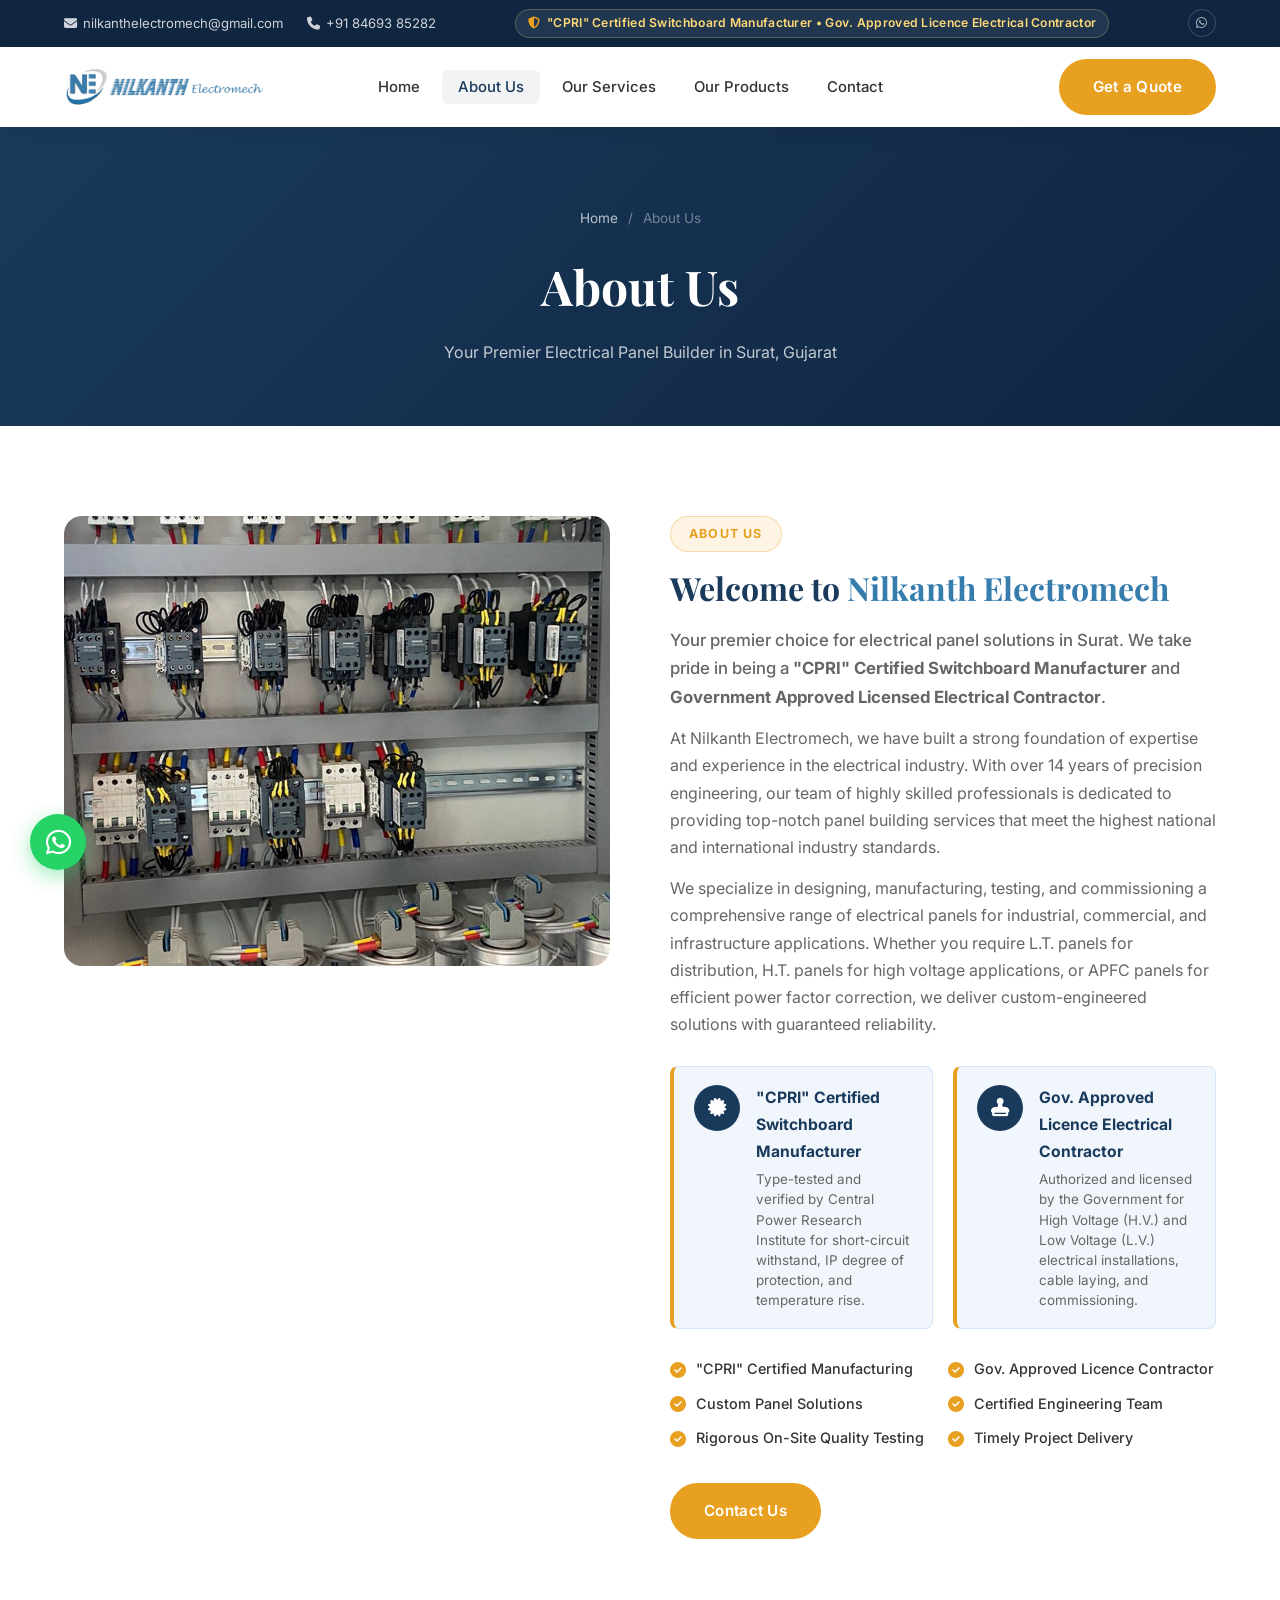
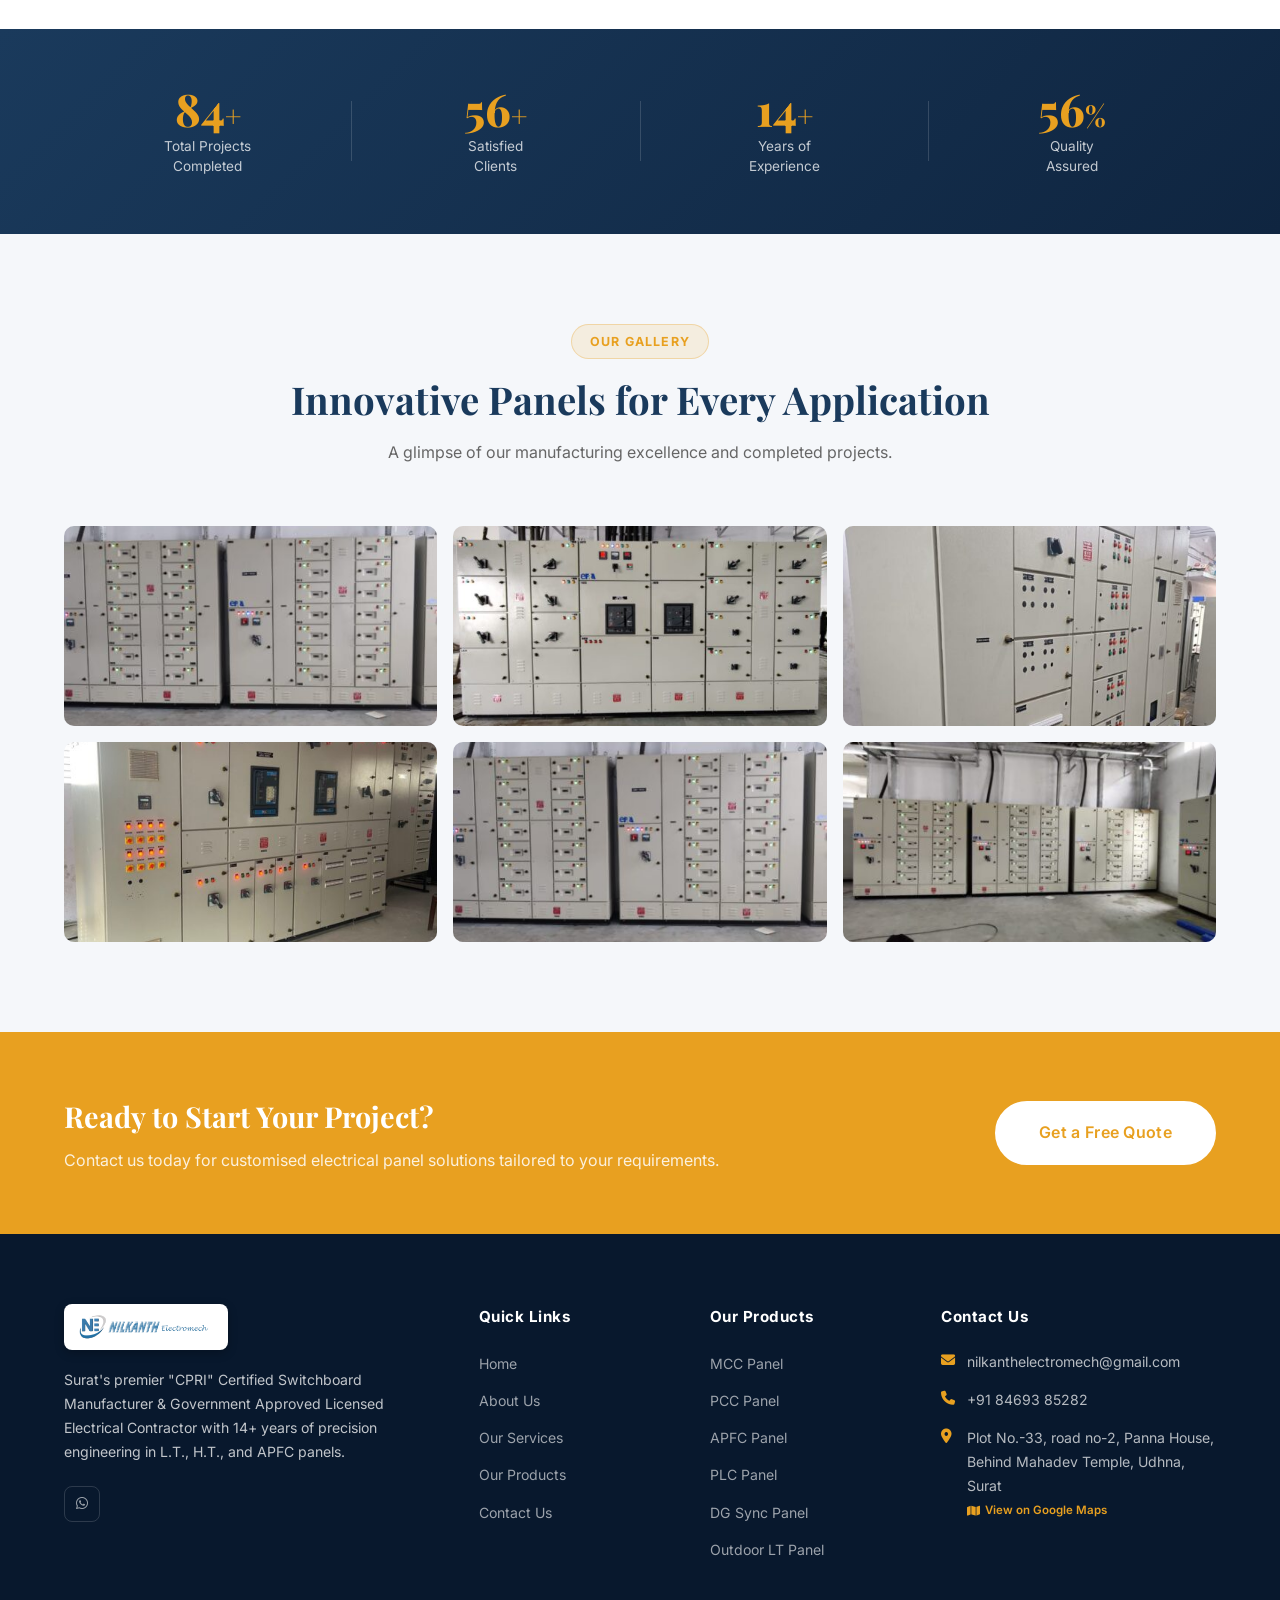
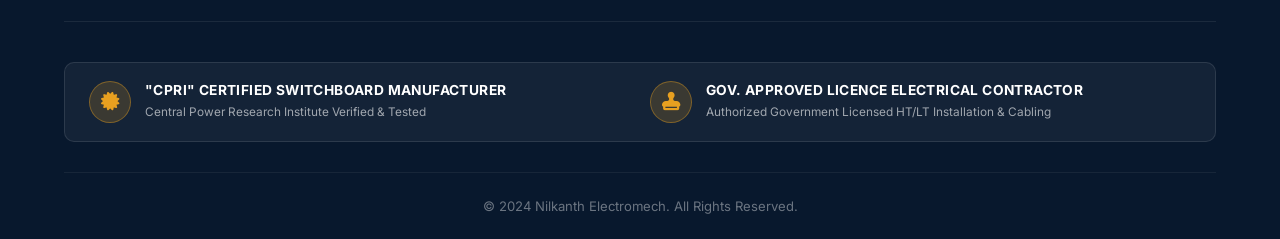
<file: about.html>
<!DOCTYPE html>
<html lang="en">
<head><meta charset="UTF-8"><meta name="viewport" content="width=device-width,initial-scale=1.0"><meta name="description" content="About Nilkanth Electromech - Premier electrical panel manufacturer in Surat, Gujarat. 14+ years of experience in L.T., H.T. and APFC panels."><title>About Us | Nilkanth Electromech</title><link rel="stylesheet" href="style.css"><link href="https://fonts.googleapis.com/css2?family=Inter:wght@300;400;500;600;700;800&family=Playfair+Display:wght@600;700;800&display=swap" rel="stylesheet"><link rel="stylesheet" href="https://cdnjs.cloudflare.com/ajax/libs/font-awesome/6.5.0/css/all.min.css"></head>
<body>
  <div class="topbar"><div class="container"><div class="topbar-left"><a href="mailto:nilkanthelectromech@gmail.com"><i class="fas fa-envelope"></i> nilkanthelectromech@gmail.com</a><a href="tel:+918469385282"><i class="fas fa-phone"></i> +91 84693 85282</a></div><div class="topbar-center"><span class="topbar-cert"><i class="fas fa-shield-alt"></i> "CPRI" Certified Switchboard Manufacturer &bull; Gov. Approved Licence Electrical Contractor</span></div><div class="topbar-right"><a href="#" aria-label="Facebook" data-social="facebook" style="display:none;"><i class="fab fa-facebook-f"></i></a><a href="#" aria-label="Instagram" data-social="instagram" style="display:none;"><i class="fab fa-instagram"></i></a><a href="#" aria-label="LinkedIn" data-social="linkedin" style="display:none;"><i class="fab fa-linkedin-in"></i></a><a href="https://wa.me/918469385282" target="_blank" rel="noopener" aria-label="WhatsApp" data-social="whatsapp"><i class="fab fa-whatsapp"></i></a></div></div></div>
  <header class="header" id="header"><div class="container"><div class="header-inner"><a href="index.html" class="logo" title="Nilkanth Electromech"><img src="images/logo-full.png" alt="Nilkanth Electromech" class="logo-img"></a><nav class="nav" id="nav"><ul><li><a href="index.html">Home</a></li><li><a href="about.html" class="active">About Us</a></li><li><a href="services.html">Our Services</a></li><li><a href="products.html">Our Products</a></li><li><a href="contact.html">Contact</a></li></ul></nav><a href="contact.html" class="btn btn-primary header-cta">Get a Quote</a><button class="hamburger" id="hamburger" aria-label="Menu"><span></span><span></span><span></span></button></div></div></header>
<section class="page-hero"><div class="container"><div class="breadcrumb"><a href="index.html">Home</a><span>/</span><span>About Us</span></div><h1>About Us</h1><p>Your Premier Electrical Panel Builder in Surat, Gujarat</p></div></section>
<section class="section-pad"><div class="container"><div class="about-full-grid"><div class="full-about-img"><img src="images/APFC_NEW_2-1200x675.jpg" alt="Nilkanth Electromech Manufacturing" loading="lazy"></div><div class="about-text"><span class="section-tag">About Us</span><h2>Welcome to <span class="highlight">Nilkanth Electromech</span></h2><p class="lead">Your premier choice for electrical panel solutions in Surat. We take pride in being a <strong>"CPRI" Certified Switchboard Manufacturer</strong> and <strong>Government Approved Licensed Electrical Contractor</strong>.</p><p>At Nilkanth Electromech, we have built a strong foundation of expertise and experience in the electrical industry. With over 14 years of precision engineering, our team of highly skilled professionals is dedicated to providing top-notch panel building services that meet the highest national and international industry standards.</p><p>We specialize in designing, manufacturing, testing, and commissioning a comprehensive range of electrical panels for industrial, commercial, and infrastructure applications. Whether you require L.T. panels for distribution, H.T. panels for high voltage applications, or APFC panels for efficient power factor correction, we deliver custom-engineered solutions with guaranteed reliability.</p><div class="cert-badges-grid"><div class="cert-badge-card"><div class="cert-icon"><i class="fas fa-certificate"></i></div><div><h4>"CPRI" Certified Switchboard Manufacturer</h4><p>Type-tested and verified by Central Power Research Institute for short-circuit withstand, IP degree of protection, and temperature rise.</p></div></div><div class="cert-badge-card"><div class="cert-icon"><i class="fas fa-stamp"></i></div><div><h4>Gov. Approved Licence Electrical Contractor</h4><p>Authorized and licensed by the Government for High Voltage (H.V.) and Low Voltage (L.V.) electrical installations, cable laying, and commissioning.</p></div></div></div><div class="about-features"><div class="feature-item"><i class="fas fa-check-circle"></i> "CPRI" Certified Manufacturing</div><div class="feature-item"><i class="fas fa-check-circle"></i> Gov. Approved Licence Contractor</div><div class="feature-item"><i class="fas fa-check-circle"></i> Custom Panel Solutions</div><div class="feature-item"><i class="fas fa-check-circle"></i> Certified Engineering Team</div><div class="feature-item"><i class="fas fa-check-circle"></i> Rigorous On-Site Quality Testing</div><div class="feature-item"><i class="fas fa-check-circle"></i> Timely Project Delivery</div></div><a href="contact.html" class="btn btn-primary">Contact Us</a></div></div></div></section>
<section class="stats-banner"><div class="container"><div class="stats-grid"><div class="stat-item"><div class="stat-number" data-count="150">0<span>+</span></div><div class="stat-label">Total Projects<br>Completed</div></div><div class="stat-divider"></div><div class="stat-item"><div class="stat-number" data-count="70">0<span>+</span></div><div class="stat-label">Satisfied<br>Clients</div></div><div class="stat-divider"></div><div class="stat-item"><div class="stat-number" data-count="14">0<span>+</span></div><div class="stat-label">Years of<br>Experience</div></div><div class="stat-divider"></div><div class="stat-item"><div class="stat-number" data-count="100">0<span>%</span></div><div class="stat-label">Quality<br>Assured</div></div></div></div></section>
<section class="section-pad bg-light"><div class="container"><div class="section-header"><span class="section-tag">Our Gallery</span><h2>Innovative Panels for Every Application</h2><p>A glimpse of our manufacturing excellence and completed projects.</p></div><div class="gallery-grid"><div class="gallery-item"><img src="images/IMG-20230729-WA0047-500x269.jpg" alt="Panel Work" loading="lazy"></div><div class="gallery-item"><img src="images/IMG-20230729-WA0048-e1691741146531-500x273.jpg" alt="Panel Work" loading="lazy"></div><div class="gallery-item"><img src="images/IMG-20230728-WA0066-e1691741352639-497x500.jpg" alt="Panel Work" loading="lazy"></div><div class="gallery-item"><img src="images/Installation-e1691741094181-500x437.jpg" alt="Installation Work" loading="lazy"></div><div class="gallery-item"><img src="images/IMG-20230729-WA0049-500x225.jpg" alt="Panel Work" loading="lazy"></div><div class="gallery-item"><img src="images/IMG-20230729-WA0052-500x226.jpg" alt="Panel Work" loading="lazy"></div></div></div></section>
  <section class="cta-strip"><div class="container"><div class="cta-strip-inner"><div><h3>Ready to Start Your Project?</h3><p>Contact us today for customised electrical panel solutions tailored to your requirements.</p></div><a href="contact.html" class="btn btn-primary btn-large">Get a Free Quote</a></div></div></section>
  <footer class="footer"><div class="container"><div class="footer-grid"><div class="footer-col"><a href="index.html" class="footer-logo-wrap" title="Nilkanth Electromech"><img src="images/logo-full.png" alt="Nilkanth Electromech" class="footer-logo-img"></a><p>Surat's premier "CPRI" Certified Switchboard Manufacturer &amp; Government Approved Licensed Electrical Contractor with 14+ years of precision engineering in L.T., H.T., and APFC panels.</p><div class="footer-social"><a href="#" aria-label="Facebook" data-social="facebook" style="display:none;"><i class="fab fa-facebook-f"></i></a><a href="#" aria-label="Instagram" data-social="instagram" style="display:none;"><i class="fab fa-instagram"></i></a><a href="#" aria-label="LinkedIn" data-social="linkedin" style="display:none;"><i class="fab fa-linkedin-in"></i></a><a href="https://wa.me/918469385282" target="_blank" rel="noopener" aria-label="WhatsApp" data-social="whatsapp"><i class="fab fa-whatsapp"></i></a></div></div><div class="footer-col"><h4>Quick Links</h4><ul><li><a href="index.html">Home</a></li><li><a href="about.html">About Us</a></li><li><a href="services.html">Our Services</a></li><li><a href="products.html">Our Products</a></li><li><a href="contact.html">Contact Us</a></li></ul></div><div class="footer-col"><h4>Our Products</h4><ul><li><a href="products.html">MCC Panel</a></li><li><a href="products.html">PCC Panel</a></li><li><a href="products.html">APFC Panel</a></li><li><a href="products.html">PLC Panel</a></li><li><a href="products.html">DG Sync Panel</a></li><li><a href="products.html">Outdoor LT Panel</a></li></ul></div><div class="footer-col"><h4>Contact Us</h4><div class="footer-contact"><div class="contact-item"><i class="fas fa-envelope"></i><a href="mailto:nilkanthelectromech@gmail.com">nilkanthelectromech@gmail.com</a></div><div class="contact-item"><i class="fas fa-phone"></i><a href="tel:+918469385282">+91 84693 85282</a></div><div class="contact-item"><i class="fas fa-map-marker-alt"></i><a href="https://maps.google.com/?q=Surat,+Gujarat,+India" target="_blank" rel="noopener" class="footer-map-link"><span>Surat, Gujarat, India</span><span class="map-view-badge"><i class="fas fa-map"></i> View on Google Maps</span></a></div></div></div></div><div class="footer-cert-strip"><div class="cert-strip-item"><i class="fas fa-certificate"></i><div><strong>"CPRI" CERTIFIED SWITCHBOARD MANUFACTURER</strong><small>Central Power Research Institute Verified &amp; Tested</small></div></div><div class="cert-strip-item"><i class="fas fa-stamp"></i><div><strong>GOV. APPROVED LICENCE ELECTRICAL CONTRACTOR</strong><small>Authorized Government Licensed HT/LT Installation &amp; Cabling</small></div></div></div><div class="footer-bottom"><p>&copy; 2024 Nilkanth Electromech. All Rights Reserved.</p></div></div></footer>
  <a href="https://wa.me/918469385282?text=Hello%20Nilkanth%20Electromech,%20I%20would%20like%20to%20enquire%20about%20your%20electrical%20panels." class="floating-whatsapp" target="_blank" rel="noopener" aria-label="Chat on WhatsApp" title="Chat on WhatsApp"><i class="fab fa-whatsapp"></i></a>
  <a href="#" class="scroll-top" id="scrollTop" aria-label="Back to top"><i class="fas fa-chevron-up"></i></a>
  <script src="script.js"></script>
</body>
</html>
</file>
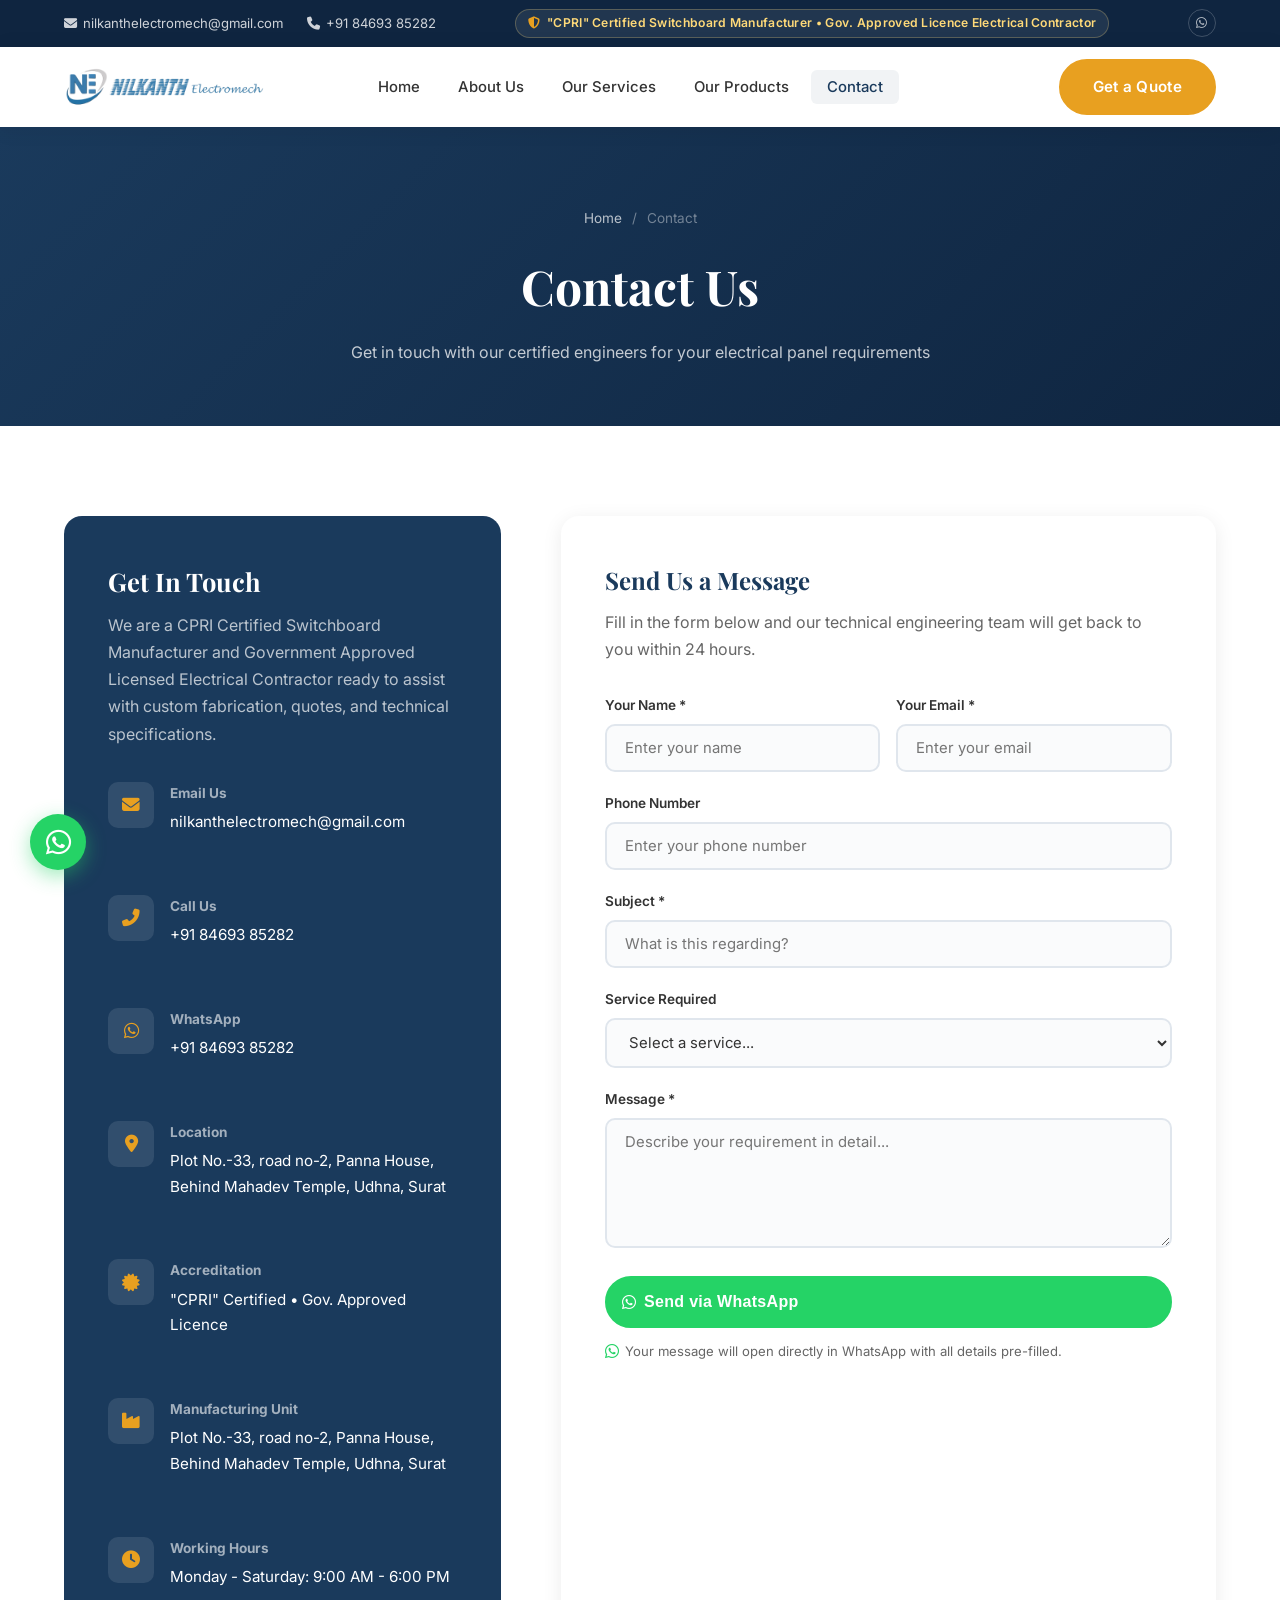
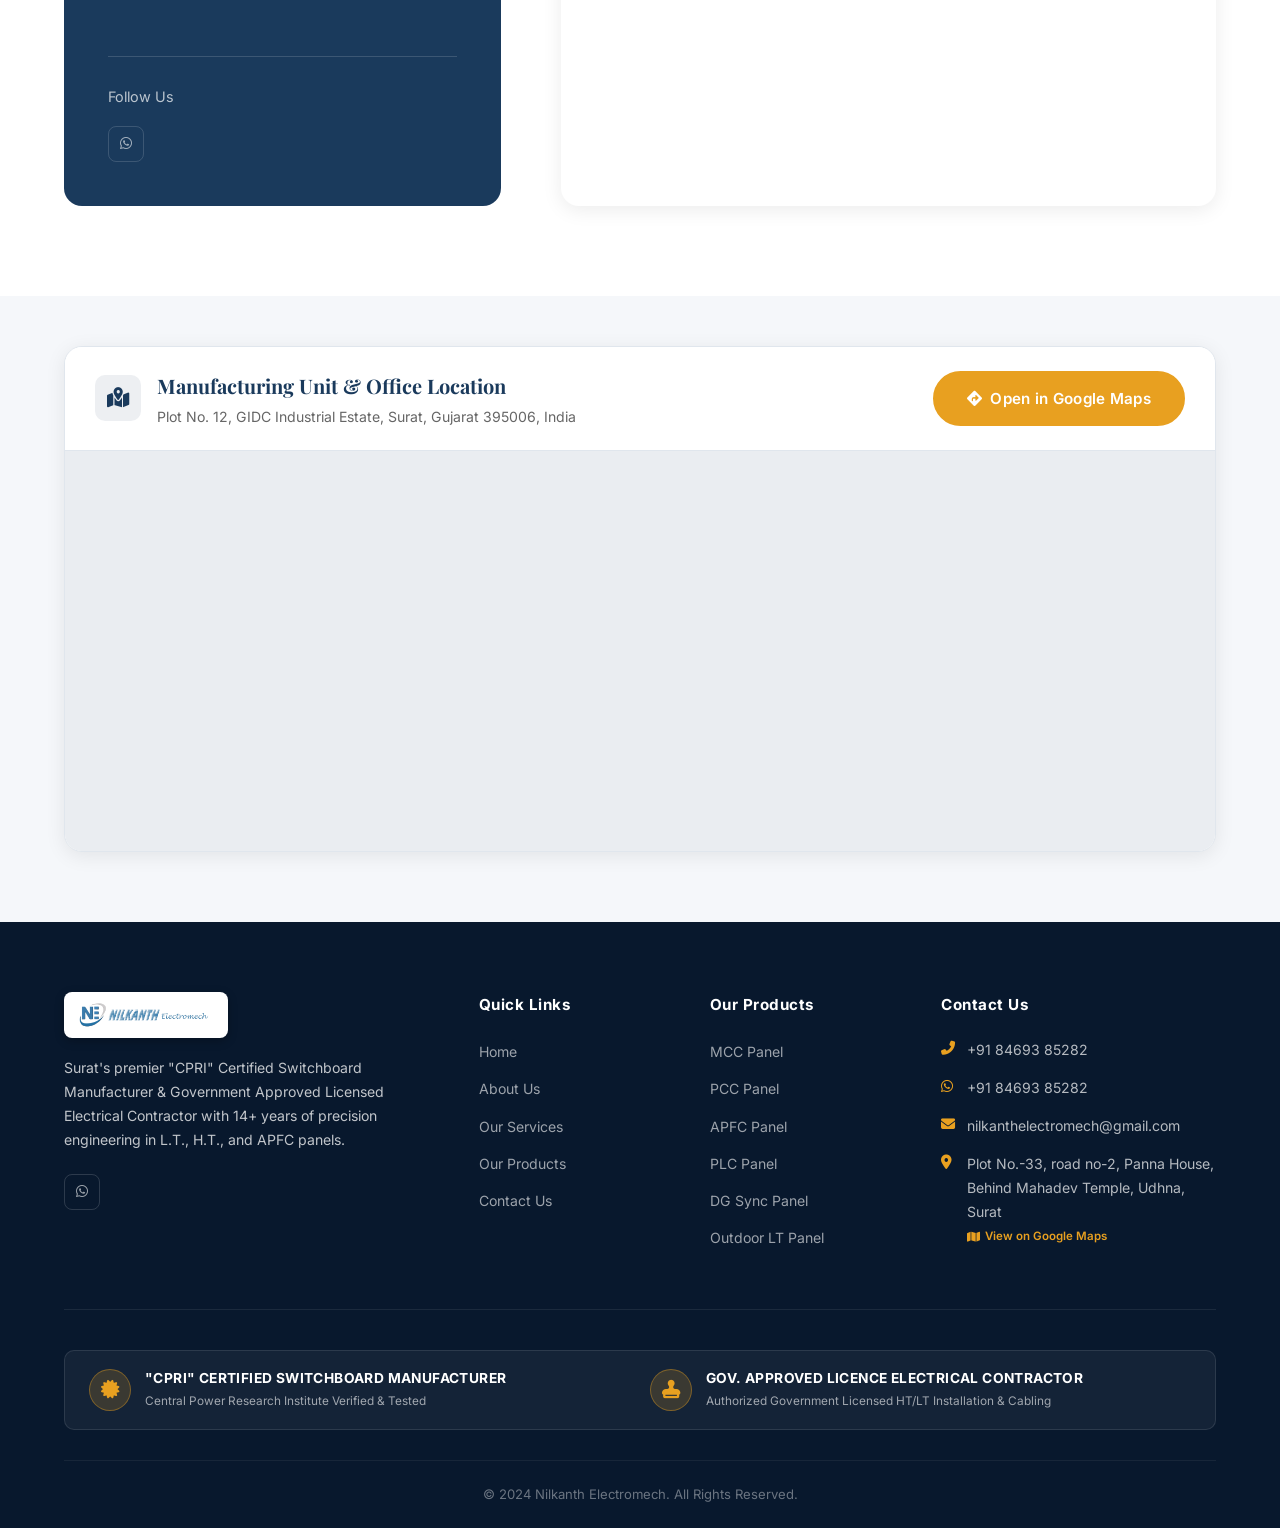
<file: contact.html>
<!DOCTYPE html>
<html lang="en">
<head>
  <meta charset="UTF-8">
  <meta name="viewport" content="width=device-width,initial-scale=1.0">
  <meta name="description" content="Contact Nilkanth Electromech - CPRI Certified Switchboard Manufacturer & Gov. Approved Licence Electrical Contractor in Surat, Gujarat.">
  <title>Contact Us | Nilkanth Electromech</title>
  <link rel="stylesheet" href="style.css">
  <link href="https://fonts.googleapis.com/css2?family=Inter:wght@300;400;500;600;700;800&family=Playfair+Display:wght@600;700;800&display=swap" rel="stylesheet">
  <link rel="stylesheet" href="https://cdnjs.cloudflare.com/ajax/libs/font-awesome/6.5.0/css/all.min.css">
</head>
<body>
  <div class="topbar">
    <div class="container">
      <div class="topbar-left">
        <a href="mailto:nilkanthelectromech@gmail.com"><i class="fas fa-envelope"></i> nilkanthelectromech@gmail.com</a>
        <a href="tel:+918469385282"><i class="fas fa-phone"></i> +91 84693 85282</a>
      </div>
      <div class="topbar-center">
        <span class="topbar-cert"><i class="fas fa-shield-alt"></i> "CPRI" Certified Switchboard Manufacturer &bull; Gov. Approved Licence Electrical Contractor</span>
      </div>
      <div class="topbar-right">
        <a href="#" aria-label="Facebook" data-social="facebook" style="display:none;"><i class="fab fa-facebook-f"></i></a>
        <a href="#" aria-label="Instagram" data-social="instagram" style="display:none;"><i class="fab fa-instagram"></i></a>
        <a href="#" aria-label="LinkedIn" data-social="linkedin" style="display:none;"><i class="fab fa-linkedin-in"></i></a>
        <a href="https://wa.me/918469385282" target="_blank" rel="noopener" aria-label="WhatsApp" data-social="whatsapp"><i class="fab fa-whatsapp"></i></a>
      </div>
    </div>
  </div>
  <header class="header" id="header">
    <div class="container">
      <div class="header-inner">
        <a href="index.html" class="logo" title="Nilkanth Electromech">
          <img src="images/logo-full.png" alt="Nilkanth Electromech" class="logo-img">
        </a>
        <nav class="nav" id="nav">
          <ul>
            <li><a href="index.html">Home</a></li>
            <li><a href="about.html">About Us</a></li>
            <li><a href="services.html">Our Services</a></li>
            <li><a href="products.html">Our Products</a></li>
            <li><a href="contact.html" class="active">Contact</a></li>
          </ul>
        </nav>
        <a href="contact.html" class="btn btn-primary header-cta">Get a Quote</a>
        <button class="hamburger" id="hamburger" aria-label="Menu"><span></span><span></span><span></span></button>
      </div>
    </div>
  </header>
  <section class="page-hero">
    <div class="container">
      <div class="breadcrumb"><a href="index.html">Home</a><span>/</span><span>Contact</span></div>
      <h1>Contact Us</h1>
      <p>Get in touch with our certified engineers for your electrical panel requirements</p>
    </div>
  </section>
  <section class="section-pad">
    <div class="container">
      <div class="contact-grid">
        <div class="contact-info-box">
          <h3>Get In Touch</h3>
          <p>We are a CPRI Certified Switchboard Manufacturer and Government Approved Licensed Electrical Contractor ready to assist with custom fabrication, quotes, and technical specifications.</p>
          <div class="contact-detail">
            <div class="contact-detail-icon"><i class="fas fa-envelope"></i></div>
            <div>
              <h5>Email Us</h5>
              <p><a href="mailto:nilkanthelectromech@gmail.com" style="color:#fff;text-decoration:none;">nilkanthelectromech@gmail.com</a></p>
            </div>
          </div>
          <div class="contact-detail">
            <div class="contact-detail-icon"><i class="fas fa-phone-alt"></i></div>
            <div>
              <h5>Call Us</h5>
              <p><a href="tel:+918469385282" style="color:#fff;text-decoration:none;">+91 84693 85282</a></p>
            </div>
          </div>
          <div class="contact-detail">
            <div class="contact-detail-icon"><i class="fab fa-whatsapp"></i></div>
            <div>
              <h5>WhatsApp</h5>
              <p><a href="https://wa.me/918469385282" target="_blank" rel="noopener" style="color:#fff;text-decoration:none;">+91 84693 85282</a></p>
            </div>
          </div>
          <div class="contact-detail">
            <div class="contact-detail-icon"><i class="fas fa-map-marker-alt"></i></div>
            <div>
              <h5>Location</h5>
              <p>Surat, Gujarat, India</p>
            </div>
          </div>
          <div class="contact-detail">
            <div class="contact-detail-icon"><i class="fas fa-certificate"></i></div>
            <div>
              <h5>Accreditation</h5>
              <p>"CPRI" Certified &bull; Gov. Approved Licence</p>
            </div>
          </div>
          <div class="contact-detail">
            <div class="contact-detail-icon"><i class="fas fa-industry"></i></div>
            <div>
              <h5>Manufacturing Unit</h5>
              <p>Surat, Gujarat, India</p>
            </div>
          </div>
          <div class="contact-detail">
            <div class="contact-detail-icon"><i class="fas fa-clock"></i></div>
            <div>
              <h5>Working Hours</h5>
              <p>Monday - Saturday: 9:00 AM - 6:00 PM</p>
            </div>
          </div>
          <div style="margin-top:32px;padding-top:28px;border-top:1px solid rgba(255,255,255,.15)">
            <p style="color:rgba(255,255,255,.7);font-size:.9rem;margin-bottom:16px">Follow Us</p>
            <div class="footer-social">
              <a href="#" aria-label="Facebook" data-social="facebook" style="display:none;"><i class="fab fa-facebook-f"></i></a>
              <a href="#" aria-label="Instagram" data-social="instagram" style="display:none;"><i class="fab fa-instagram"></i></a>
              <a href="#" aria-label="LinkedIn" data-social="linkedin" style="display:none;"><i class="fab fa-linkedin-in"></i></a>
              <a href="https://wa.me/918469385282" target="_blank" rel="noopener" aria-label="WhatsApp" data-social="whatsapp"><i class="fab fa-whatsapp"></i></a>
            </div>
          </div>
        </div>
        <div class="contact-form-box">
          <h3>Send Us a Message</h3>
          <p>Fill in the form below and our technical engineering team will get back to you within 24 hours.</p>
          <form id="contactForm">
            <div class="form-row">
              <div class="form-group">
                <label for="name">Your Name *</label>
                <input type="text" id="name" name="name" placeholder="Enter your name" required>
              </div>
              <div class="form-group">
                <label for="email">Your Email *</label>
                <input type="email" id="email" name="email" placeholder="Enter your email" required>
              </div>
            </div>
            <div class="form-group">
              <label for="phone">Phone Number</label>
              <input type="tel" id="phone" name="phone" placeholder="Enter your phone number">
            </div>
            <div class="form-group">
              <label for="subject">Subject *</label>
              <input type="text" id="subject" name="subject" placeholder="What is this regarding?" required>
            </div>
            <div class="form-group">
              <label for="service">Service Required</label>
              <select id="service" name="service">
                <option value="">Select a service...</option>
                <option>MCC Panel Manufacturing</option>
                <option>PCC Panel Manufacturing</option>
                <option>APFC Panel Manufacturing</option>
                <option>PLC Panel Manufacturing</option>
                <option>DG Sync Panel</option>
                <option>Outdoor LT Panel</option>
                <option>Fabrication Work (Control Panel)</option>
                <option>HV/LV Cable Laying</option>
                <option>LT/HT Panel Commissioning</option>
                <option>LT/HT Panel Installation</option>
                <option>LT Panel Retro Fitting</option>
                <option>LT/HT Panel Testing</option>
                <option>Other Enquiry</option>
              </select>
            </div>
            <div class="form-group">
              <label for="message">Message *</label>
              <textarea id="message" name="message" placeholder="Describe your requirement in detail..." required></textarea>
            </div>
            <button type="submit" class="btn btn-whatsapp form-submit"><i class="fab fa-whatsapp"></i> Send via WhatsApp</button>
            <p style="margin-top:12px;font-size:0.82rem;color:var(--text-light);display:flex;align-items:center;gap:6px;"><i class="fab fa-whatsapp" style="color:#25d366;font-size:1rem;"></i> Your message will open directly in WhatsApp with all details pre-filled.</p>
          </form>
        </div>
      </div>
    </div>
  </section>
  <section class="map-section">
    <div class="container">
      <div class="map-card">
        <div class="map-header">
          <div class="map-header-left">
            <div class="map-icon-badge"><i class="fas fa-map-marked-alt"></i></div>
            <div>
              <h3>Manufacturing Unit &amp; Office Location</h3>
              <p>Plot No. 12, GIDC Industrial Estate, Surat, Gujarat 395006, India</p>
            </div>
          </div>
          <div class="map-actions">
            <a href="https://maps.google.com/?q=Plot+No.+12,+GIDC+Industrial+Estate,+Surat,+Gujarat,+India" target="_blank" rel="noopener" class="btn btn-primary btn-sm">
              <i class="fas fa-directions"></i> Open in Google Maps
            </a>
          </div>
        </div>
        <div class="map-frame-wrapper">
          <iframe title="Nilkanth Electromech Location" src="https://maps.google.com/maps?q=Surat%2C%20Gujarat%2C%20India&t=&z=13&ie=UTF8&iwloc=&output=embed" loading="lazy" referrerpolicy="no-referrer-when-downgrade"></iframe>
        </div>
      </div>
    </div>
  </section>
  <footer class="footer">
    <div class="container">
      <div class="footer-grid">
        <div class="footer-col">
          <a href="index.html" class="footer-logo-wrap" title="Nilkanth Electromech">
            <img src="images/logo-full.png" alt="Nilkanth Electromech" class="footer-logo-img">
          </a>
          <p>Surat's premier "CPRI" Certified Switchboard Manufacturer &amp; Government Approved Licensed Electrical Contractor with 14+ years of precision engineering in L.T., H.T., and APFC panels.</p>
          <div class="footer-social">
            <a href="#" aria-label="Facebook" data-social="facebook" style="display:none;"><i class="fab fa-facebook-f"></i></a>
            <a href="#" aria-label="Instagram" data-social="instagram" style="display:none;"><i class="fab fa-instagram"></i></a>
            <a href="#" aria-label="LinkedIn" data-social="linkedin" style="display:none;"><i class="fab fa-linkedin-in"></i></a>
            <a href="https://wa.me/918469385282" target="_blank" rel="noopener" aria-label="WhatsApp" data-social="whatsapp"><i class="fab fa-whatsapp"></i></a>
          </div>
        </div>
        <div class="footer-col">
          <h4>Quick Links</h4>
          <ul>
            <li><a href="index.html">Home</a></li>
            <li><a href="about.html">About Us</a></li>
            <li><a href="services.html">Our Services</a></li>
            <li><a href="products.html">Our Products</a></li>
            <li><a href="contact.html">Contact Us</a></li>
          </ul>
        </div>
        <div class="footer-col">
          <h4>Our Products</h4>
          <ul>
            <li><a href="products.html">MCC Panel</a></li>
            <li><a href="products.html">PCC Panel</a></li>
            <li><a href="products.html">APFC Panel</a></li>
            <li><a href="products.html">PLC Panel</a></li>
            <li><a href="products.html">DG Sync Panel</a></li>
            <li><a href="products.html">Outdoor LT Panel</a></li>
          </ul>
        </div>
        <div class="footer-col">
          <h4>Contact Us</h4>
          <div class="footer-contact">
            <div class="contact-item"><i class="fas fa-phone-alt"></i><a href="tel:+918469385282">+91 84693 85282</a></div>
            <div class="contact-item"><i class="fab fa-whatsapp"></i><a href="https://wa.me/918469385282" target="_blank" rel="noopener">+91 84693 85282</a></div>
            <div class="contact-item"><i class="fas fa-envelope"></i><a href="mailto:nilkanthelectromech@gmail.com">nilkanthelectromech@gmail.com</a></div>
            <div class="contact-item"><i class="fas fa-map-marker-alt"></i><a href="https://maps.google.com/?q=Surat,+Gujarat,+India" target="_blank" rel="noopener" class="footer-map-link"><span>Surat, Gujarat, India</span><span class="map-view-badge"><i class="fas fa-map"></i> View on Google Maps</span></a></div>
          </div>
        </div>
      </div>
      <div class="footer-cert-strip">
        <div class="cert-strip-item">
          <i class="fas fa-certificate"></i>
          <div>
            <strong>"CPRI" CERTIFIED SWITCHBOARD MANUFACTURER</strong>
            <small>Central Power Research Institute Verified &amp; Tested</small>
          </div>
        </div>
        <div class="cert-strip-item">
          <i class="fas fa-stamp"></i>
          <div>
            <strong>GOV. APPROVED LICENCE ELECTRICAL CONTRACTOR</strong>
            <small>Authorized Government Licensed HT/LT Installation &amp; Cabling</small>
          </div>
        </div>
      </div>
      <div class="footer-bottom">
        <p>&copy; 2024 Nilkanth Electromech. All Rights Reserved.</p>
      </div>
    </div>
  </footer>
  <a href="https://wa.me/918469385282?text=Hello%20Nilkanth%20Electromech,%20I%20would%20like%20to%20enquire%20about%20your%20electrical%20panels." class="floating-whatsapp" target="_blank" rel="noopener" aria-label="Chat on WhatsApp" title="Chat on WhatsApp"><i class="fab fa-whatsapp"></i></a>
  <a href="#" class="scroll-top" id="scrollTop" aria-label="Back to top"><i class="fas fa-chevron-up"></i></a>
  <script src="script.js"></script>
</body>
</html>
</file>
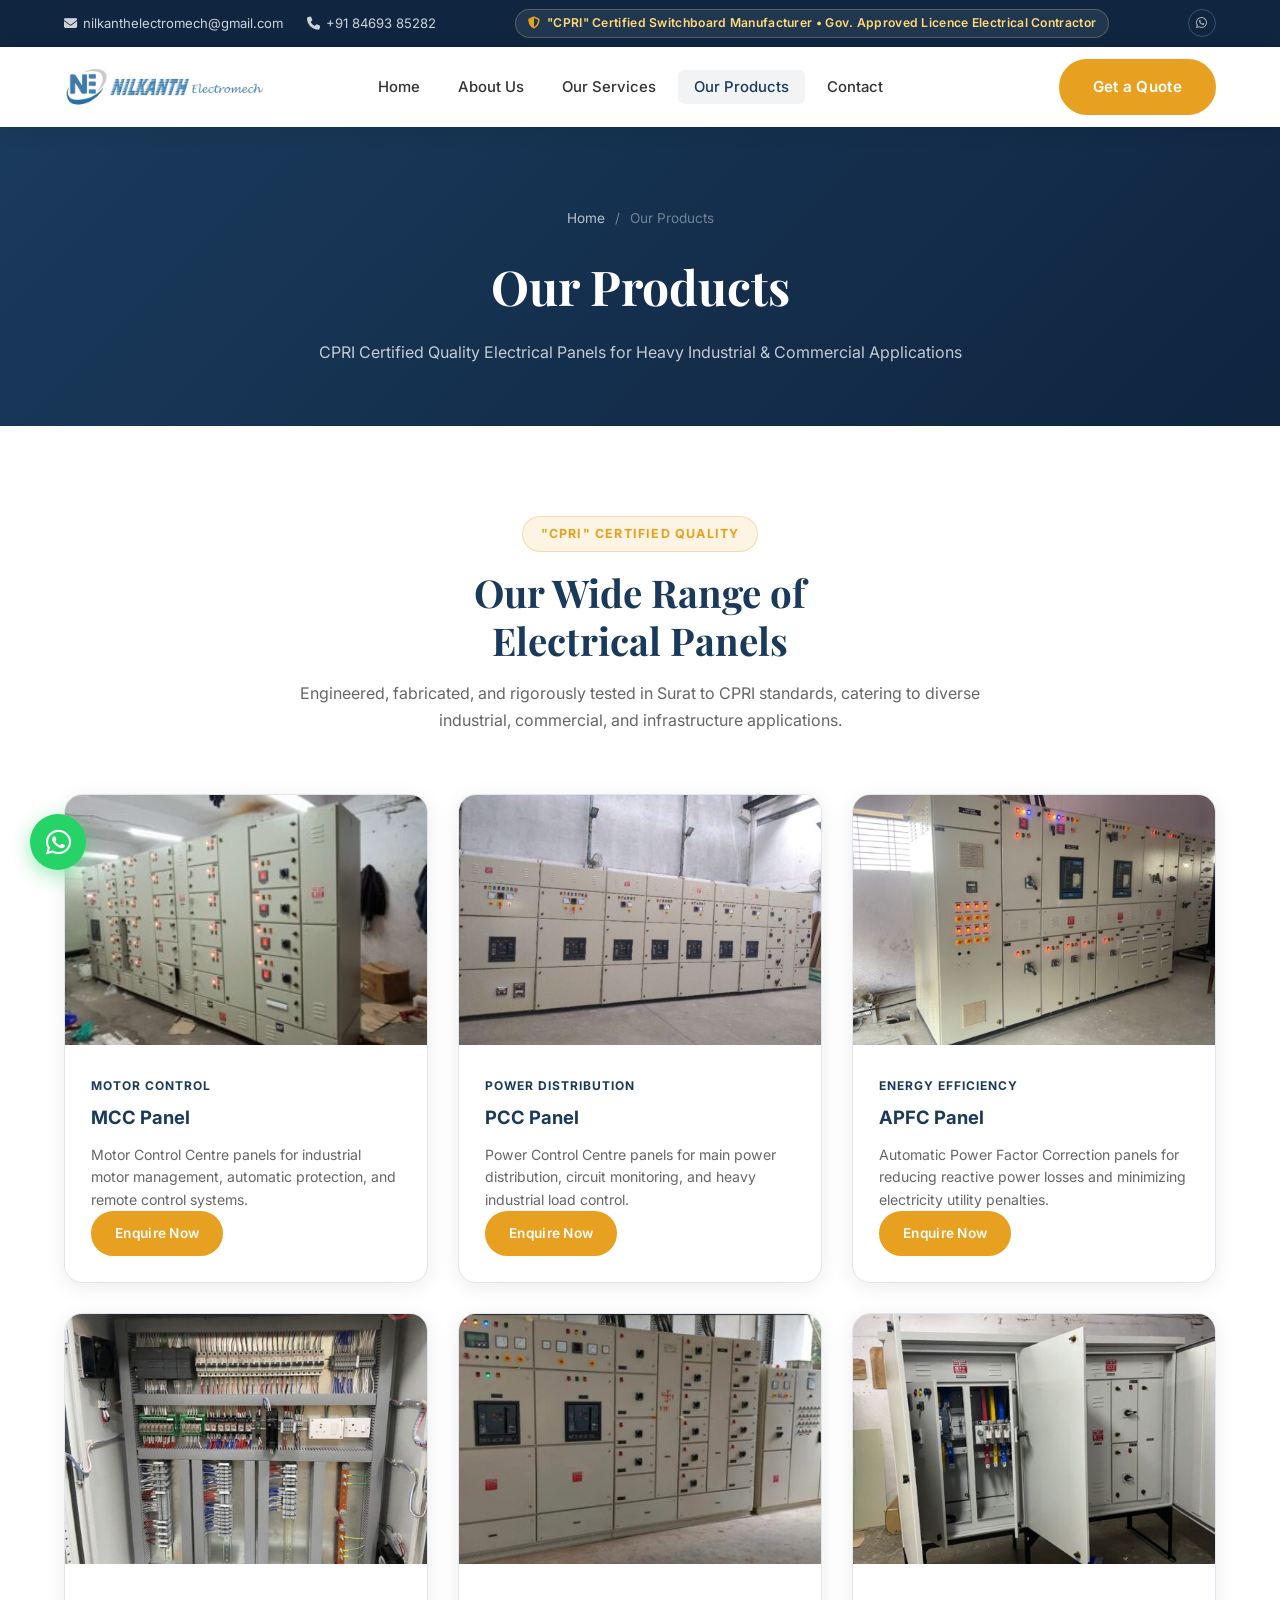
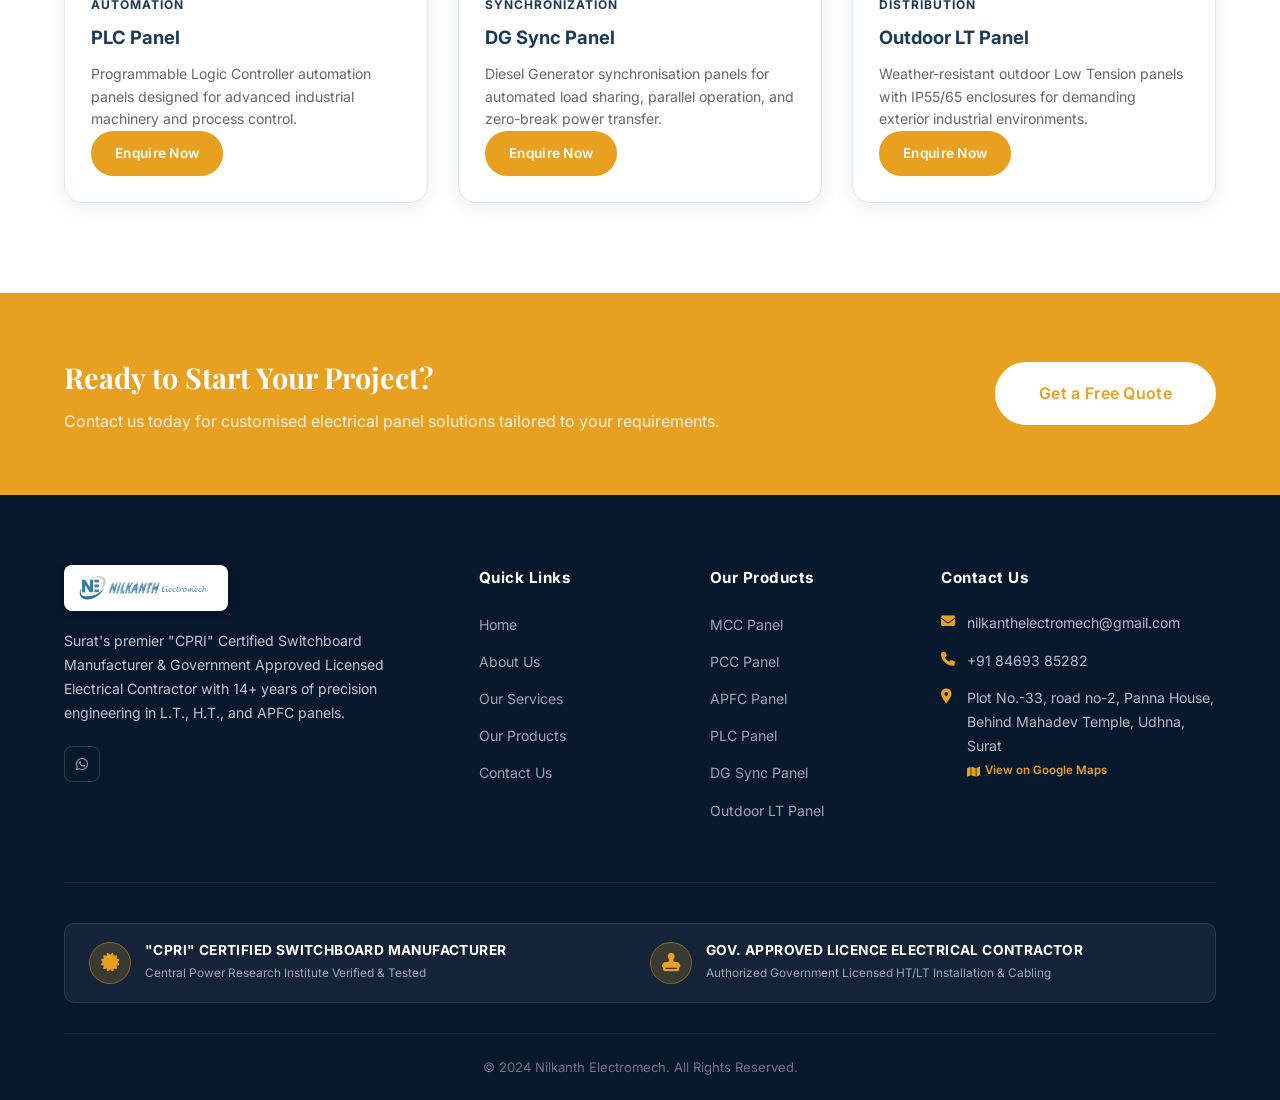
<file: products.html>
<!DOCTYPE html>
<html lang="en">
<head>
  <meta charset="UTF-8">
  <meta name="viewport" content="width=device-width,initial-scale=1.0">
  <meta name="description" content="CPRI Certified Electrical Panels by Nilkanth Electromech - MCC, PCC, APFC, PLC, DG Sync, Outdoor LT panels manufactured in Surat.">
  <title>Our Products | Nilkanth Electromech</title>
  <link rel="stylesheet" href="style.css">
  <link href="https://fonts.googleapis.com/css2?family=Inter:wght@300;400;500;600;700;800&family=Playfair+Display:wght@600;700;800&display=swap" rel="stylesheet">
  <link rel="stylesheet" href="https://cdnjs.cloudflare.com/ajax/libs/font-awesome/6.5.0/css/all.min.css">
</head>
<body>
  <div class="topbar">
    <div class="container">
      <div class="topbar-left">
        <a href="mailto:nilkanthelectromech@gmail.com"><i class="fas fa-envelope"></i> nilkanthelectromech@gmail.com</a>
        <a href="tel:+918469385282"><i class="fas fa-phone"></i> +91 84693 85282</a>
      </div>
      <div class="topbar-center">
        <span class="topbar-cert"><i class="fas fa-shield-alt"></i> "CPRI" Certified Switchboard Manufacturer &bull; Gov. Approved Licence Electrical Contractor</span>
      </div>
      <div class="topbar-right">
        <a href="#" aria-label="Facebook" data-social="facebook" style="display:none;"><i class="fab fa-facebook-f"></i></a>
        <a href="#" aria-label="Instagram" data-social="instagram" style="display:none;"><i class="fab fa-instagram"></i></a>
        <a href="#" aria-label="LinkedIn" data-social="linkedin" style="display:none;"><i class="fab fa-linkedin-in"></i></a>
        <a href="https://wa.me/918469385282" target="_blank" rel="noopener" aria-label="WhatsApp" data-social="whatsapp"><i class="fab fa-whatsapp"></i></a>
      </div>
    </div>
  </div>
  <header class="header" id="header">
    <div class="container">
      <div class="header-inner">
        <a href="index.html" class="logo" title="Nilkanth Electromech">
          <img src="images/logo-full.png" alt="Nilkanth Electromech" class="logo-img">
        </a>
        <nav class="nav" id="nav">
          <ul>
            <li><a href="index.html">Home</a></li>
            <li><a href="about.html">About Us</a></li>
            <li><a href="services.html">Our Services</a></li>
            <li><a href="products.html" class="active">Our Products</a></li>
            <li><a href="contact.html">Contact</a></li>
          </ul>
        </nav>
        <a href="contact.html" class="btn btn-primary header-cta">Get a Quote</a>
        <button class="hamburger" id="hamburger" aria-label="Menu"><span></span><span></span><span></span></button>
      </div>
    </div>
  </header>
  <section class="page-hero">
    <div class="container">
      <div class="breadcrumb"><a href="index.html">Home</a><span>/</span><span>Our Products</span></div>
      <h1>Our Products</h1>
      <p>CPRI Certified Quality Electrical Panels for Heavy Industrial &amp; Commercial Applications</p>
    </div>
  </section>
  <section class="section-pad">
    <div class="container">
      <div class="section-header">
        <span class="section-tag">"CPRI" Certified Quality</span>
        <h2>Our Wide Range of<br>Electrical Panels</h2>
        <p>Engineered, fabricated, and rigorously tested in Surat to CPRI standards, catering to diverse industrial, commercial, and infrastructure applications.</p>
      </div>
      <div class="products-page-grid">
        <div class="product-page-card">
          <div class="product-img">
            <img src="images/MCC_1-1200x541.jpg" alt="MCC Panel" loading="lazy">
            <div class="product-overlay"></div>
          </div>
          <div class="product-info">
            <h3>MCC Panel</h3>
            <p>Motor Control Centre (MCC) panels built for precision industrial motor management, automatic protection, and remote control systems with full compliance with safety norms.</p>
            <a href="contact.html" class="btn btn-primary btn-small">Enquire Now</a>
          </div>
        </div>
        <div class="product-page-card">
          <div class="product-img">
            <img src="images/PPC-Panel-500x375.jpeg" alt="PCC Panel" loading="lazy">
            <div class="product-overlay"></div>
          </div>
          <div class="product-info">
            <h3>PCC Panel</h3>
            <p>Power Control Centre (PCC) panels serving as the primary power distribution hub with high short-circuit withstand capacity, circuit monitoring, and heavy load control.</p>
            <a href="contact.html" class="btn btn-primary btn-small">Enquire Now</a>
          </div>
        </div>
        <div class="product-page-card">
          <div class="product-img">
            <img src="images/APFC_NEW_1-1200x675.jpg" alt="APFC Panel" loading="lazy">
            <div class="product-overlay"></div>
          </div>
          <div class="product-info">
            <h3>APFC Panel</h3>
            <p>Automatic Power Factor Correction panels engineered to maintain unity power factor, eliminate reactive power penalties, and optimize transformer load capacity.</p>
            <a href="contact.html" class="btn btn-primary btn-small">Enquire Now</a>
          </div>
        </div>
        <div class="product-page-card">
          <div class="product-img">
            <img src="images/PLC_NEW_1-1200x675.jpg" alt="PLC Panel" loading="lazy">
            <div class="product-overlay"></div>
          </div>
          <div class="product-info">
            <h3>PLC Panel</h3>
            <p>Programmable Logic Controller panels configured with modern industrial automation hardware, HMIs, and SCADA connectivity for fail-safe process automation.</p>
            <a href="contact.html" class="btn btn-primary btn-small">Enquire Now</a>
          </div>
        </div>
        <div class="product-page-card">
          <div class="product-img">
            <img src="images/DG-Sync_1-1144x500.jpg" alt="DG Sync Panel" loading="lazy">
            <div class="product-overlay"></div>
          </div>
          <div class="product-info">
            <h3>DG Sync Panel</h3>
            <p>Diesel Generator synchronisation panels for automated load sharing, parallel operation, and zero-break power transfer across multiple DG sets.</p>
            <a href="contact.html" class="btn btn-primary btn-small">Enquire Now</a>
          </div>
        </div>
        <div class="product-page-card">
          <div class="product-img">
            <img src="images/Outdoor-lt_1-1200x675.jpg" alt="Outdoor LT Panel" loading="lazy">
            <div class="product-overlay"></div>
          </div>
          <div class="product-info">
            <h3>Outdoor LT Panel</h3>
            <p>Weather-resistant outdoor Low Tension panels with IP55/IP65 ingress protection enclosures built for harsh outdoor environments, substations, and utilities.</p>
            <a href="contact.html" class="btn btn-primary btn-small">Enquire Now</a>
          </div>
        </div>
      </div>
    </div>
  </section>
  <section class="cta-strip">
    <div class="container">
      <div class="cta-strip-inner">
        <div>
          <h3>Ready to Start Your Project?</h3>
          <p>Contact us today for customised electrical panel solutions tailored to your requirements.</p>
        </div>
        <a href="contact.html" class="btn btn-primary btn-large">Get a Free Quote</a>
      </div>
    </div>
  </section>
  <footer class="footer">
    <div class="container">
      <div class="footer-grid">
        <div class="footer-col">
          <a href="index.html" class="footer-logo-wrap" title="Nilkanth Electromech">
            <img src="images/logo-full.png" alt="Nilkanth Electromech" class="footer-logo-img">
          </a>
          <p>Surat's premier "CPRI" Certified Switchboard Manufacturer &amp; Government Approved Licensed Electrical Contractor with 14+ years of precision engineering in L.T., H.T., and APFC panels.</p>
          <div class="footer-social">
            <a href="#" aria-label="Facebook" data-social="facebook" style="display:none;"><i class="fab fa-facebook-f"></i></a>
            <a href="#" aria-label="Instagram" data-social="instagram" style="display:none;"><i class="fab fa-instagram"></i></a>
            <a href="#" aria-label="LinkedIn" data-social="linkedin" style="display:none;"><i class="fab fa-linkedin-in"></i></a>
            <a href="https://wa.me/918469385282" target="_blank" rel="noopener" aria-label="WhatsApp" data-social="whatsapp"><i class="fab fa-whatsapp"></i></a>
          </div>
        </div>
        <div class="footer-col">
          <h4>Quick Links</h4>
          <ul>
            <li><a href="index.html">Home</a></li>
            <li><a href="about.html">About Us</a></li>
            <li><a href="services.html">Our Services</a></li>
            <li><a href="products.html">Our Products</a></li>
            <li><a href="contact.html">Contact Us</a></li>
          </ul>
        </div>
        <div class="footer-col">
          <h4>Our Products</h4>
          <ul>
            <li><a href="products.html">MCC Panel</a></li>
            <li><a href="products.html">PCC Panel</a></li>
            <li><a href="products.html">APFC Panel</a></li>
            <li><a href="products.html">PLC Panel</a></li>
            <li><a href="products.html">DG Sync Panel</a></li>
            <li><a href="products.html">Outdoor LT Panel</a></li>
          </ul>
        </div>
        <div class="footer-col">
          <h4>Contact Us</h4>
          <div class="footer-contact">
            <div class="contact-item"><i class="fas fa-envelope"></i><a href="mailto:nilkanthelectromech@gmail.com">nilkanthelectromech@gmail.com</a></div>
            <div class="contact-item"><i class="fas fa-phone"></i><a href="tel:+918469385282">+91 84693 85282</a></div>
            <div class="contact-item"><i class="fas fa-map-marker-alt"></i><a href="https://maps.google.com/?q=Surat,+Gujarat,+India" target="_blank" rel="noopener" class="footer-map-link"><span>Surat, Gujarat, India</span><span class="map-view-badge"><i class="fas fa-map"></i> View on Google Maps</span></a></div>
          </div>
        </div>
      </div>
      <div class="footer-cert-strip">
        <div class="cert-strip-item">
          <i class="fas fa-certificate"></i>
          <div>
            <strong>"CPRI" CERTIFIED SWITCHBOARD MANUFACTURER</strong>
            <small>Central Power Research Institute Verified &amp; Tested</small>
          </div>
        </div>
        <div class="cert-strip-item">
          <i class="fas fa-stamp"></i>
          <div>
            <strong>GOV. APPROVED LICENCE ELECTRICAL CONTRACTOR</strong>
            <small>Authorized Government Licensed HT/LT Installation &amp; Cabling</small>
          </div>
        </div>
      </div>
      <div class="footer-bottom">
        <p>&copy; 2024 Nilkanth Electromech. All Rights Reserved.</p>
      </div>
    </div>
  </footer>
  <a href="https://wa.me/918469385282?text=Hello%20Nilkanth%20Electromech,%20I%20would%20like%20to%20enquire%20about%20your%20electrical%20panels." class="floating-whatsapp" target="_blank" rel="noopener" aria-label="Chat on WhatsApp" title="Chat on WhatsApp"><i class="fab fa-whatsapp"></i></a>
  <a href="#" class="scroll-top" id="scrollTop" aria-label="Back to top"><i class="fas fa-chevron-up"></i></a>
  <script src="script.js"></script>
</body>
</html>
</file>
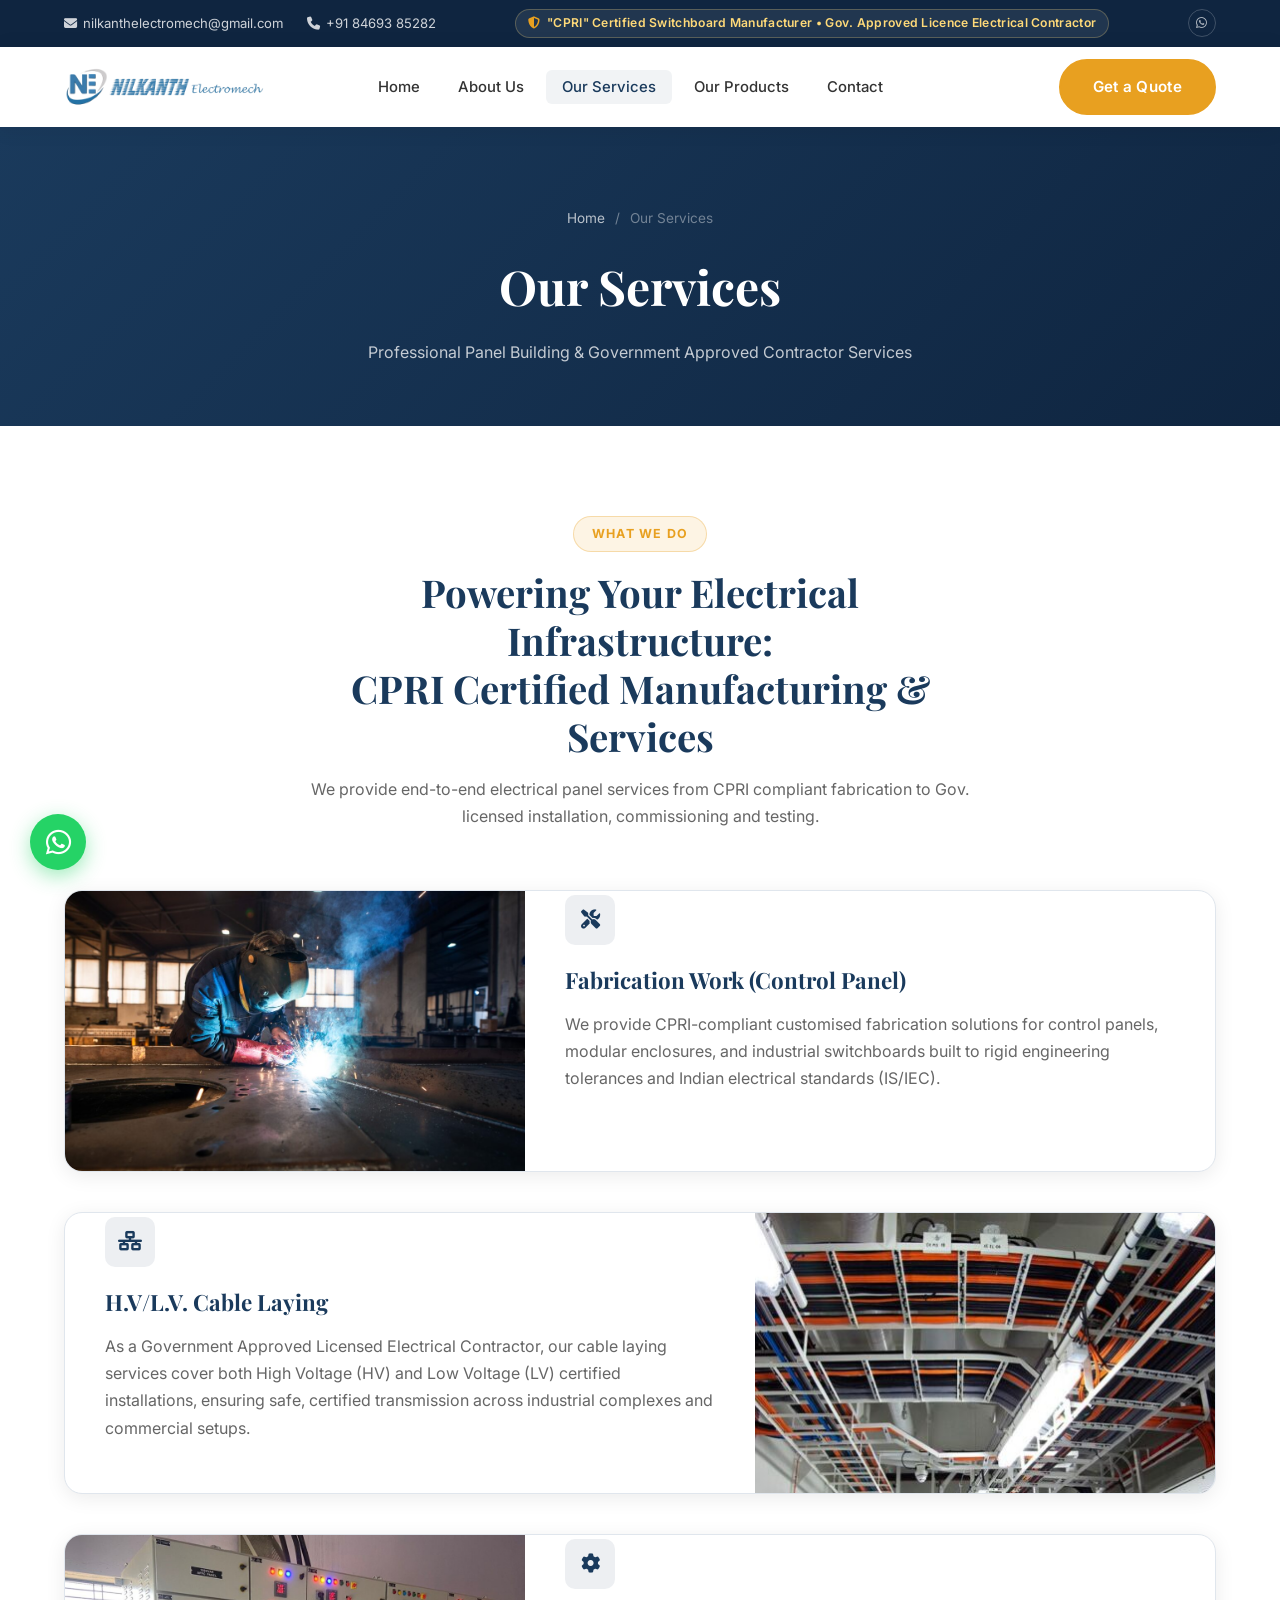
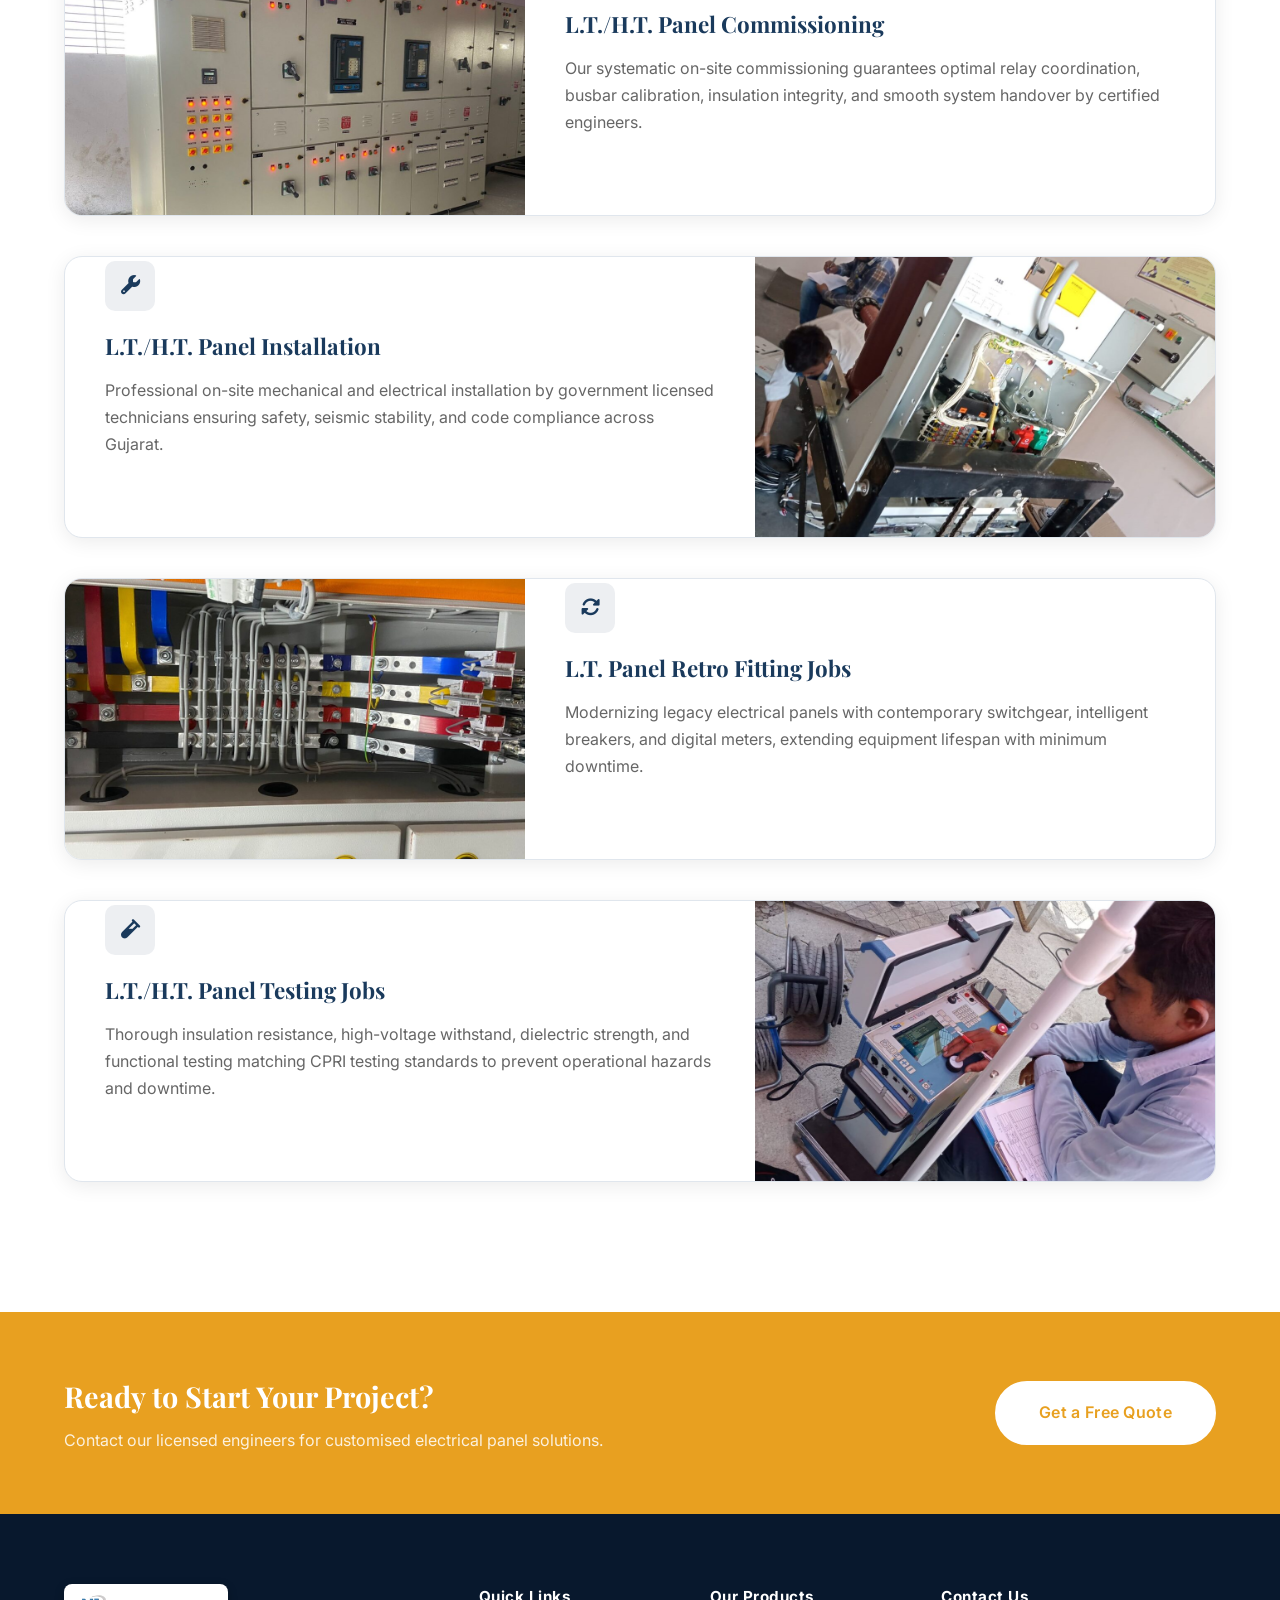
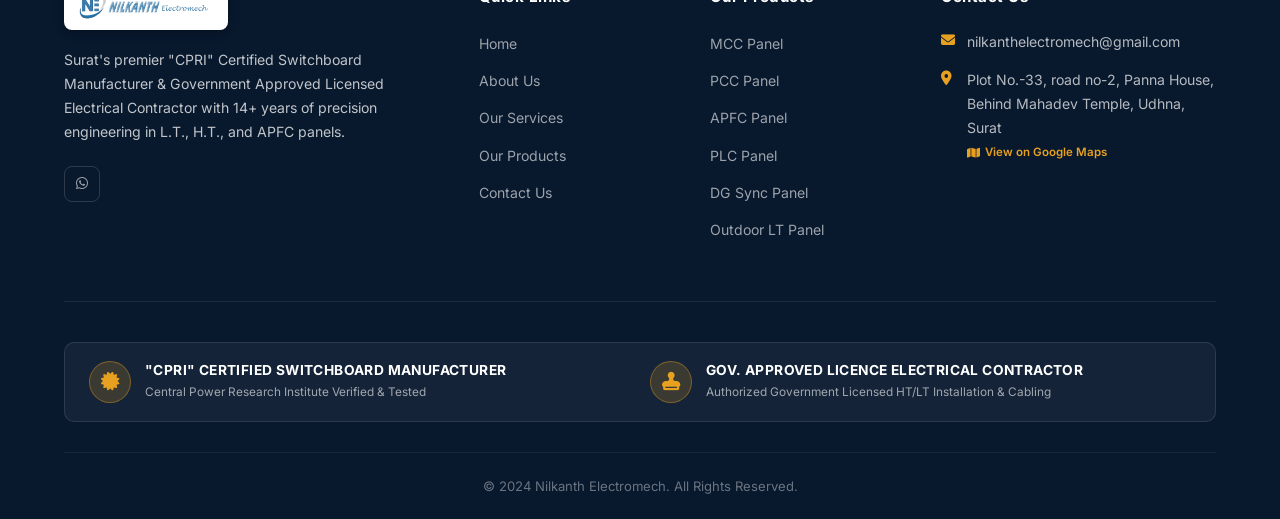
<file: services.html>
<!DOCTYPE html><html lang='en'><head><meta charset='UTF-8'><meta name='viewport' content='width=device-width,initial-scale=1.0'><meta name='description' content='Electrical panel services by Nilkanth Electromech - CPRI Certified Switchboard Manufacturer & Gov. Approved Licence Electrical Contractor in Surat.'><title>Our Services | Nilkanth Electromech</title><link rel='stylesheet' href='style.css'><link href='https://fonts.googleapis.com/css2?family=Inter:wght@300;400;500;600;700;800&family=Playfair+Display:wght@600;700;800&display=swap' rel='stylesheet'><link rel='stylesheet' href='https://cdnjs.cloudflare.com/ajax/libs/font-awesome/6.5.0/css/all.min.css'></head><body>  <div class="topbar"><div class="container"><div class="topbar-left"><a href="mailto:nilkanthelectromech@gmail.com"><i class="fas fa-envelope"></i> nilkanthelectromech@gmail.com</a><a href="tel:+918469385282"><i class="fas fa-phone"></i> +91 84693 85282</a></div><div class="topbar-center"><span class="topbar-cert"><i class="fas fa-shield-alt"></i> "CPRI" Certified Switchboard Manufacturer &bull; Gov. Approved Licence Electrical Contractor</span></div><div class="topbar-right"><a href="#" aria-label="Facebook" data-social="facebook" style="display:none;"><i class="fab fa-facebook-f"></i></a><a href="#" aria-label="Instagram" data-social="instagram" style="display:none;"><i class="fab fa-instagram"></i></a><a href="#" aria-label="LinkedIn" data-social="linkedin" style="display:none;"><i class="fab fa-linkedin-in"></i></a><a href="https://wa.me/918469385282" target="_blank" rel="noopener" aria-label="WhatsApp" data-social="whatsapp"><i class="fab fa-whatsapp"></i></a></div></div></div><header class="header" id="header"><div class="container"><div class="header-inner"><a href="index.html" class="logo" title="Nilkanth Electromech"><img src="images/logo-full.png" alt="Nilkanth Electromech" class="logo-img"></a><nav class="nav" id="nav"><ul><li><a href="index.html">Home</a></li><li><a href="about.html">About Us</a></li><li><a href="services.html" class="active">Our Services</a></li><li><a href="products.html">Our Products</a></li><li><a href="contact.html">Contact</a></li></ul></nav><a href="contact.html" class="btn btn-primary header-cta">Get a Quote</a><button class="hamburger" id="hamburger" aria-label="Menu"><span></span><span></span><span></span></button></div></div></header><section class='page-hero'><div class='container'><div class='breadcrumb'><a href='index.html'>Home</a><span>/</span><span>Our Services</span></div><h1>Our Services</h1><p>Professional Panel Building & Government Approved Contractor Services</p></div></section><section class='section-pad'><div class='container'><div class='section-header'><span class='section-tag'>What We Do</span><h2>Powering Your Electrical Infrastructure:<br>CPRI Certified Manufacturing & Services</h2><p>We provide end-to-end electrical panel services from CPRI compliant fabrication to Gov. licensed installation, commissioning and testing.</p></div><div class='service-detail-card'><div class='service-detail-img'><img src='images/fabrication_work-1200x675.jpg' alt='Fabrication Work' loading='lazy'></div><div class='service-detail-content'><div class='service-icon'><i class='fas fa-tools'></i></div><h3>Fabrication Work (Control Panel)</h3><p>We provide CPRI-compliant customised fabrication solutions for control panels, modular enclosures, and industrial switchboards built to rigid engineering tolerances and Indian electrical standards (IS/IEC).</p></div></div><div class='service-detail-card reverse'><div class='service-detail-img'><img src='images/cable_laying-500x281.jpg' alt='Cable Laying' loading='lazy'></div><div class='service-detail-content'><div class='service-icon'><i class='fas fa-network-wired'></i></div><h3>H.V/L.V. Cable Laying</h3><p>As a Government Approved Licensed Electrical Contractor, our cable laying services cover both High Voltage (HV) and Low Voltage (LV) certified installations, ensuring safe, certified transmission across industrial complexes and commercial setups.</p></div></div><div class='service-detail-card'><div class='service-detail-img'><img src='images/s_3-1200x675.jpg' alt='Panel Commissioning' loading='lazy'></div><div class='service-detail-content'><div class='service-icon'><i class='fas fa-cog'></i></div><h3>L.T./H.T. Panel Commissioning</h3><p>Our systematic on-site commissioning guarantees optimal relay coordination, busbar calibration, insulation integrity, and smooth system handover by certified engineers.</p></div></div><div class='service-detail-card reverse'><div class='service-detail-img'><img src='images/s_4-1200x675.jpg' alt='Panel Installation' loading='lazy'></div><div class='service-detail-content'><div class='service-icon'><i class='fas fa-wrench'></i></div><h3>L.T./H.T. Panel Installation</h3><p>Professional on-site mechanical and electrical installation by government licensed technicians ensuring safety, seismic stability, and code compliance across Gujarat.</p></div></div><div class='service-detail-card'><div class='service-detail-img'><img src='images/s_5-1200x675.jpg' alt='Retro Fitting' loading='lazy'></div><div class='service-detail-content'><div class='service-icon'><i class='fas fa-sync-alt'></i></div><h3>L.T. Panel Retro Fitting Jobs</h3><p>Modernizing legacy electrical panels with contemporary switchgear, intelligent breakers, and digital meters, extending equipment lifespan with minimum downtime.</p></div></div><div class='service-detail-card reverse'><div class='service-detail-img'><img src='images/s_6-1200x675.jpg' alt='Panel Testing' loading='lazy'></div><div class='service-detail-content'><div class='service-icon'><i class='fas fa-vial'></i></div><h3>L.T./H.T. Panel Testing Jobs</h3><p>Thorough insulation resistance, high-voltage withstand, dielectric strength, and functional testing matching CPRI testing standards to prevent operational hazards and downtime.</p></div></div></div></section>  <section class="cta-strip"><div class="container"><div class="cta-strip-inner"><div><h3>Ready to Start Your Project?</h3><p>Contact our licensed engineers for customised electrical panel solutions.</p></div><a href="contact.html" class="btn btn-primary btn-large">Get a Free Quote</a></div></div></section><footer class="footer"><div class="container"><div class="footer-grid"><div class="footer-col"><a href="index.html" class="footer-logo-wrap" title="Nilkanth Electromech"><img src="images/logo-full.png" alt="Nilkanth Electromech" class="footer-logo-img"></a><p>Surat's premier "CPRI" Certified Switchboard Manufacturer &amp; Government Approved Licensed Electrical Contractor with 14+ years of precision engineering in L.T., H.T., and APFC panels.</p><div class="footer-social"><a href="#" aria-label="Facebook" data-social="facebook" style="display:none;"><i class="fab fa-facebook-f"></i></a><a href="#" aria-label="Instagram" data-social="instagram" style="display:none;"><i class="fab fa-instagram"></i></a><a href="#" aria-label="LinkedIn" data-social="linkedin" style="display:none;"><i class="fab fa-linkedin-in"></i></a><a href="https://wa.me/918469385282" target="_blank" rel="noopener" aria-label="WhatsApp" data-social="whatsapp"><i class="fab fa-whatsapp"></i></a></div></div><div class="footer-col"><h4>Quick Links</h4><ul><li><a href="index.html">Home</a></li><li><a href="about.html">About Us</a></li><li><a href="services.html">Our Services</a></li><li><a href="products.html">Our Products</a></li><li><a href="contact.html">Contact Us</a></li></ul></div><div class="footer-col"><h4>Our Products</h4><ul><li><a href="products.html">MCC Panel</a></li><li><a href="products.html">PCC Panel</a></li><li><a href="products.html">APFC Panel</a></li><li><a href="products.html">PLC Panel</a></li><li><a href="products.html">DG Sync Panel</a></li><li><a href="products.html">Outdoor LT Panel</a></li></ul></div><div class="footer-col"><h4>Contact Us</h4><div class="footer-contact"><div class="contact-item"><i class="fas fa-envelope"></i><a href="mailto:nilkanthelectromech@gmail.com">nilkanthelectromech@gmail.com</a></div><div class="contact-item"><i class="fas fa-map-marker-alt"></i><a href="https://maps.google.com/?q=Surat,+Gujarat,+India" target="_blank" rel="noopener" class="footer-map-link"><span>Surat, Gujarat, India</span><span class="map-view-badge"><i class="fas fa-map"></i> View on Google Maps</span></a></div></div></div></div><div class="footer-cert-strip"><div class="cert-strip-item"><i class="fas fa-certificate"></i><div><strong>"CPRI" CERTIFIED SWITCHBOARD MANUFACTURER</strong><small>Central Power Research Institute Verified &amp; Tested</small></div></div><div class="cert-strip-item"><i class="fas fa-stamp"></i><div><strong>GOV. APPROVED LICENCE ELECTRICAL CONTRACTOR</strong><small>Authorized Government Licensed HT/LT Installation &amp; Cabling</small></div></div></div><div class="footer-bottom"><p>&copy; 2024 Nilkanth Electromech. All Rights Reserved.</p></div></div></footer><a href="https://wa.me/918469385282?text=Hello%20Nilkanth%20Electromech,%20I%20would%20like%20to%20enquire%20about%20your%20electrical%20panels." class="floating-whatsapp" target="_blank" rel="noopener" aria-label="Chat on WhatsApp" title="Chat on WhatsApp"><i class="fab fa-whatsapp"></i></a><a href="#" class="scroll-top" id="scrollTop" aria-label="Back to top"><i class="fas fa-chevron-up"></i></a><script src="script.js"></script></body></html>
</file>
<file: style.css>
/* ===== NILKANTH ELECTROMECH - MAIN STYLESHEET ===== */
:root {
  --primary: #1a3a5c;
  --primary-dark: #0f2540;
  --accent: #e8a020;
  --accent-dark: #c8841a;
  --text: #333;
  --text-light: #666;
  --text-muted: #999;
  --bg-light: #f5f7fa;
  --bg-dark: #0f2540;
  --white: #fff;
  --border: #e0e6ed;
  --shadow: 0 4px 20px rgba(0,0,0,0.08);
  --shadow-hover: 0 8px 40px rgba(0,0,0,0.15);
  --radius: 10px;
  --radius-lg: 18px;
  --transition: all 0.3s ease;
}
*,*::before,*::after{box-sizing:border-box;margin:0;padding:0}
html{scroll-behavior:smooth}
body{font-family:'Inter',sans-serif;color:var(--text);line-height:1.7;font-size:16px;overflow-x:hidden}
img{max-width:100%;height:auto;display:block}
a{text-decoration:none;color:inherit;transition:var(--transition)}
ul{list-style:none}
.container{max-width:1200px;margin:0 auto;padding:0 24px}
.section-pad{padding:90px 0}
.bg-light{background:var(--bg-light)}
/* BUTTONS */
.btn{display:inline-flex;align-items:center;gap:8px;padding:13px 32px;border-radius:50px;font-weight:600;font-size:.95rem;transition:var(--transition);cursor:pointer;border:2px solid transparent;letter-spacing:.3px}
.btn-primary{background:var(--accent);color:var(--white);border-color:var(--accent)}
.btn-primary:hover{background:var(--accent-dark);border-color:var(--accent-dark);transform:translateY(-2px);box-shadow:0 8px 24px rgba(232,160,32,.4)}
.btn-outline-white{background:transparent;color:var(--white);border-color:rgba(255,255,255,.7)}
.btn-outline-white:hover{background:var(--white);color:var(--primary)}
.btn-small{padding:9px 22px;font-size:.85rem}
.btn-large{padding:16px 42px;font-size:1rem}
.btn-whatsapp{background:#25d366;color:#fff;border-color:#25d366}
.btn-whatsapp:hover{background:#1eb956;border-color:#1eb956;color:#fff;transform:translateY(-2px);box-shadow:0 8px 24px rgba(37,211,102,.4)}
/* FLOATING WHATSAPP */
.floating-whatsapp{position:fixed;bottom:30px;left:30px;width:56px;height:56px;background:#25d366;color:#fff;border-radius:50%;display:flex;align-items:center;justify-content:center;font-size:1.8rem;box-shadow:0 6px 20px rgba(37,211,102,.45);z-index:998;transition:var(--transition);text-decoration:none}
.floating-whatsapp:hover{transform:scale(1.1) rotate(6deg);background:#1eb956;color:#fff;box-shadow:0 8px 28px rgba(37,211,102,.6)}
/* TOPBAR */
.topbar{background:var(--primary-dark);color:rgba(255,255,255,.8);padding:9px 0;font-size:.82rem}
.topbar .container{display:flex;justify-content:space-between;align-items:center;flex-wrap:wrap;gap:8px}
.topbar-left{display:flex;gap:24px}
.topbar-left a{color:rgba(255,255,255,.8);display:flex;align-items:center;gap:6px}
.topbar-left a:hover{color:var(--accent)}
.topbar-right{display:flex;gap:14px}
.topbar-right a{color:rgba(255,255,255,.7);width:28px;height:28px;border:1px solid rgba(255,255,255,.2);border-radius:50%;display:flex;align-items:center;justify-content:center;font-size:.75rem}
.topbar-right a:hover{background:var(--accent);border-color:var(--accent);color:#fff}
/* HEADER */
.header{position:sticky;top:0;z-index:1000;background:#fff;box-shadow:0 2px 20px rgba(0,0,0,.08);transition:var(--transition)}
.header-inner{display:flex;align-items:center;gap:20px;padding:12px 0}
.logo{display:inline-flex;align-items:center;text-decoration:none;transition:var(--transition)}
.logo:hover img{transform:scale(1.02)}
.logo img{height:52px;max-height:54px;width:auto;max-width:280px;object-fit:contain;display:block;transition:var(--transition)}
.logo-text{display:none}
/* TOPBAR BADGE */
.topbar-cert{display:inline-flex;align-items:center;gap:7px;background:rgba(255,255,255,.08);color:#ffda79;padding:3px 12px;border-radius:20px;font-size:.76rem;font-weight:600;letter-spacing:.3px;border:1px solid rgba(255,218,121,.25)}
.topbar-cert i{color:var(--accent)}
.nav{margin:0 auto}
.nav ul{display:flex;gap:6px}
.nav ul li a{color:var(--text);font-weight:500;font-size:.93rem;padding:8px 16px;border-radius:6px;transition:var(--transition)}
.nav ul li a:hover,.nav ul li a.active{color:var(--primary);background:rgba(26,58,92,.06)}
.header-cta{margin-left:auto}
.hamburger{display:none;flex-direction:column;gap:5px;background:none;border:none;cursor:pointer;padding:6px}
.hamburger span{width:26px;height:2.5px;background:var(--primary);border-radius:2px;transition:var(--transition)}
/* HERO */
.hero{position:relative;height:92vh;min-height:560px;overflow:hidden}
.hero-slides{height:100%;position:relative;overflow:hidden}
.hero-slide{position:absolute;inset:0;background-size:cover;background-position:center;transition:opacity .9s ease,transform 1.2s ease,visibility .9s;opacity:0;visibility:hidden;transform:scale(1.04);z-index:1;pointer-events:none}
.hero-slide.active{opacity:1;visibility:visible;transform:scale(1);z-index:2;pointer-events:auto}
.hero-overlay{position:absolute;inset:0;background:linear-gradient(135deg,rgba(10,25,47,.82) 0%,rgba(10,25,47,.5) 60%,transparent 100%)}
.hero-content{position:absolute;top:50%;left:50%;transform:translate(-50%,-50%);width:100%;padding:0 24px;max-width:1200px;z-index:3}
.hero-tag{display:inline-block;background:var(--accent);color:#fff;padding:6px 18px;border-radius:30px;font-size:.8rem;font-weight:600;letter-spacing:.8px;text-transform:uppercase;margin-bottom:22px}
.hero-content h1{font-family:'Playfair Display',serif;font-size:clamp(2rem,5vw,3.8rem);color:#fff;font-weight:700;line-height:1.18;margin-bottom:20px;max-width:700px}
.hero-content p{color:rgba(255,255,255,.85);font-size:1.05rem;max-width:560px;margin-bottom:34px}
.hero-btns{display:flex;gap:16px;flex-wrap:wrap}
.hero-controls{position:absolute;bottom:32px;left:50%;transform:translateX(-50%);display:flex;align-items:center;justify-content:center;z-index:20}
.hero-prev,.hero-next{display:none !important}
.hero-dots{display:flex;gap:12px;align-items:center}
.dot{width:12px;height:12px;border-radius:50%;background:rgba(255,255,255,.45);cursor:pointer;transition:all .35s ease;border:1px solid rgba(255,255,255,.3)}
.dot:hover{background:rgba(255,255,255,.75)}
.dot.active{background:#fff;width:34px;border-radius:20px;box-shadow:0 0 10px rgba(255,255,255,.6)}
/* STATS BANNER */
.stats-banner{background:linear-gradient(135deg,var(--primary) 0%,var(--primary-dark) 100%);padding:48px 0}
.stats-grid{display:grid;grid-template-columns:1fr auto 1fr auto 1fr auto 1fr;align-items:center;gap:0}
.stat-item{text-align:center;padding:10px 24px}
.stat-number{font-family:'Playfair Display',serif;font-size:2.8rem;font-weight:800;color:var(--accent);line-height:1}
.stat-number span{font-size:1.8rem}
.stat-label{color:rgba(255,255,255,.75);font-size:.85rem;margin-top:6px;line-height:1.4}
.stat-divider{width:1px;height:60px;background:rgba(255,255,255,.15)}
/* SECTION HEADER */
.section-header{text-align:center;max-width:700px;margin:0 auto 60px}
.section-header.light h2,.section-header.light p{color:#fff}
.section-tag{display:inline-block;background:rgba(232,160,32,.12);color:var(--accent);padding:6px 18px;border-radius:30px;font-size:.78rem;font-weight:700;letter-spacing:1.2px;text-transform:uppercase;margin-bottom:16px;border:1px solid rgba(232,160,32,.3)}
.section-tag.light{background:rgba(255,255,255,.1);color:rgba(255,255,255,.9);border-color:rgba(255,255,255,.2)}
.section-header h2{font-family:'Playfair Display',serif;font-size:clamp(1.7rem,3vw,2.5rem);color:var(--primary);font-weight:700;line-height:1.25;margin-bottom:16px}
.section-header p{color:var(--text-light);font-size:1rem}
.section-cta{text-align:center;margin-top:48px}
.highlight{color:#367dae}
/* ABOUT */
.about-grid{display:grid;grid-template-columns:1fr 1fr;gap:70px;align-items:center}
.about-images{position:relative}
.img-main img{border-radius:var(--radius-lg);width:100%;height:380px;object-fit:cover;box-shadow:var(--shadow-hover)}
.img-secondary{position:absolute;bottom:-28px;right:-28px;width:200px;height:150px;border-radius:var(--radius);overflow:hidden;border:4px solid #fff;box-shadow:var(--shadow)}
.img-secondary img{width:100%;height:100%;object-fit:cover}
.img-badge{position:absolute;top:28px;left:-20px;background:var(--accent);color:#fff;padding:18px 22px;border-radius:var(--radius);text-align:center;box-shadow:0 8px 24px rgba(232,160,32,.4)}
.img-badge i{font-size:1.5rem;margin-bottom:6px;display:block}
.img-badge span{font-size:.78rem;font-weight:700;line-height:1.3}
.about-text .section-tag{display:inline-block;margin-bottom:16px}
.about-text h2{font-family:'Playfair Display',serif;font-size:clamp(1.6rem,2.5vw,2.2rem);color:var(--primary);font-weight:700;line-height:1.25;margin-bottom:18px}
.lead{font-size:1.05rem;color:var(--text);font-weight:500;margin-bottom:16px}
.about-text p{color:var(--text-light);margin-bottom:14px}
.about-features{display:grid;grid-template-columns:1fr 1fr;gap:10px;margin:24px 0 32px}
.feature-item{display:flex;align-items:center;gap:10px;font-size:.9rem;font-weight:500;color:var(--text)}
.feature-item i{color:var(--accent);font-size:1rem}
/* PRODUCTS */
.products-grid{display:grid;grid-template-columns:repeat(3,1fr);gap:28px}
.product-card{background:#fff;border-radius:var(--radius-lg);overflow:hidden;box-shadow:var(--shadow);transition:var(--transition);border:1px solid var(--border)}
.product-card:hover{transform:translateY(-8px);box-shadow:var(--shadow-hover)}
.product-img{position:relative;overflow:hidden;height:220px}
.product-img img{width:100%;height:100%;object-fit:cover;transition:transform .5s ease}
.product-card:hover .product-img img{transform:scale(1.07)}
.product-overlay{position:absolute;inset:0;background:rgba(15,37,64,.6);display:flex;align-items:center;justify-content:center;opacity:0;transition:var(--transition)}
.product-card:hover .product-overlay{opacity:1}
.product-info{padding:22px}
.product-info h3{font-size:1.1rem;font-weight:700;color:var(--primary);margin-bottom:8px}
.product-info p{font-size:.88rem;color:var(--text-light);line-height:1.6}
/* SERVICES */
.services-grid{display:grid;grid-template-columns:repeat(3,1fr);gap:28px}
.service-card{background:#fff;border-radius:var(--radius-lg);overflow:hidden;box-shadow:var(--shadow);transition:var(--transition);border:1px solid var(--border)}
.service-card:hover{transform:translateY(-6px);box-shadow:var(--shadow-hover)}
.service-img{height:180px;overflow:hidden}
.service-img img{width:100%;height:100%;object-fit:cover;transition:transform .5s ease}
.service-card:hover .service-img img{transform:scale(1.07)}
.service-content{padding:24px}
.service-icon{width:46px;height:46px;background:rgba(26,58,92,.08);border-radius:10px;display:flex;align-items:center;justify-content:center;margin-bottom:14px;margin-top:-36px;position:relative;background:var(--accent);color:#fff;font-size:1.1rem}
.service-content h3{font-size:1rem;font-weight:700;color:var(--primary);margin-bottom:10px}
.service-content p{font-size:.87rem;color:var(--text-light);line-height:1.6}
/* WHY US */
.bg-dark-section{background:linear-gradient(135deg,var(--primary) 0%,var(--primary-dark) 100%)}
.why-grid{display:grid;grid-template-columns:repeat(3,1fr);gap:28px}
.why-item{background:rgba(255,255,255,.06);border:1px solid rgba(255,255,255,.1);border-radius:var(--radius-lg);padding:36px 28px;text-align:center;transition:var(--transition)}
.why-item:hover{background:rgba(255,255,255,.12);transform:translateY(-4px)}
.why-icon{width:70px;height:70px;background:rgba(232,160,32,.15);border:2px solid rgba(232,160,32,.4);border-radius:50%;display:flex;align-items:center;justify-content:center;margin:0 auto 20px;font-size:1.6rem;color:var(--accent)}
.why-item h4{font-size:1.05rem;font-weight:700;color:#fff;margin-bottom:12px}
.why-item p{font-size:.88rem;color:rgba(255,255,255,.65);line-height:1.65}
/* TESTIMONIALS */
.testimonial-wrapper{max-width:700px;margin:0 auto;position:relative}
.testimonial-card{display:none;background:#fff;border-radius:var(--radius-lg);padding:44px;box-shadow:var(--shadow-hover);border:1px solid var(--border);text-align:center;animation:fadeIn .4s ease}
.testimonial-card.active{display:block}
@keyframes fadeIn{from{opacity:0;transform:translateY(10px)}to{opacity:1;transform:translateY(0)}}
.quote-icon{font-size:2.5rem;color:var(--accent);margin-bottom:20px}
.testimonial-card p{font-size:1.05rem;font-style:italic;color:var(--text);line-height:1.75;margin-bottom:28px}
.testimonial-author{display:flex;align-items:center;justify-content:center;gap:14px;margin-bottom:16px}
.author-avatar{width:50px;height:50px;background:var(--primary);border-radius:50%;display:flex;align-items:center;justify-content:center;color:#fff;font-size:1.1rem}
.testimonial-author strong{display:block;font-weight:700;color:var(--primary)}
.testimonial-author span{font-size:.82rem;color:var(--text-muted)}
.stars{color:var(--accent);font-size:1rem;display:flex;gap:4px;justify-content:center}
.t-nav{display:flex;align-items:center;justify-content:center;gap:20px;margin-top:32px}
.t-nav button{background:none;border:2px solid var(--border);width:44px;height:44px;border-radius:50%;cursor:pointer;color:var(--primary);font-size:.9rem;transition:var(--transition);display:flex;align-items:center;justify-content:center}
.t-nav button:hover{background:var(--primary);border-color:var(--primary);color:#fff}
.testimonial-dots{display:flex;gap:8px}
.t-dot{width:10px;height:10px;border-radius:50%;background:var(--border);cursor:pointer;transition:var(--transition)}
.t-dot.active{background:var(--primary);width:24px;border-radius:6px}
/* CTA STRIP */
.cta-strip{background:var(--accent);padding:60px 0}
.cta-strip-inner{display:flex;justify-content:space-between;align-items:center;gap:30px;flex-wrap:wrap}
.cta-strip h3{font-family:'Playfair Display',serif;font-size:1.8rem;color:#fff;font-weight:700;margin-bottom:6px}
.cta-strip p{color:rgba(255,255,255,.85)}
.cta-strip .btn-primary{background:#fff;color:var(--accent);border-color:#fff}
.cta-strip .btn-primary:hover{background:var(--primary);border-color:var(--primary);color:#fff}
/* FOOTER */
.footer{background:#08182d;color:rgba(255,255,255,.75);padding:70px 0 0}
.footer-grid{display:grid;grid-template-columns:2fr 1fr 1fr 1.5fr;gap:48px;padding-bottom:48px;border-bottom:1px solid rgba(255,255,255,.08)}
.footer-logo-wrap{display:inline-flex;align-items:center;margin-bottom:18px;text-decoration:none}
.footer-logo-wrap img,.footer-logo-img{height:46px;max-width:230px;width:auto;object-fit:contain;background:#ffffff;padding:6px 14px;border-radius:8px;box-shadow:0 3px 10px rgba(0,0,0,.25);transition:var(--transition);display:block}
.footer-logo-wrap:hover img{transform:scale(1.02)}
.footer-brand{display:none !important}
/* HERO TRUST BADGES */
.hero-trust-badges{display:flex;gap:12px;flex-wrap:wrap;margin-top:28px;padding-top:20px;border-top:1px solid rgba(255,255,255,.2)}
.trust-badge-item{display:inline-flex;align-items:center;gap:8px;background:rgba(255,255,255,.12);backdrop-filter:blur(8px);-webkit-backdrop-filter:blur(8px);color:#fff;padding:7px 16px;border-radius:30px;font-size:.82rem;font-weight:600;letter-spacing:.2px;border:1px solid rgba(255,255,255,.25)}
.trust-badge-item i{color:var(--accent);font-size:.92rem}
/* CERTIFICATION HIGHLIGHT CARDS */
.cert-badges-grid{display:grid;grid-template-columns:repeat(2,1fr);gap:20px;margin:28px 0}
.cert-badge-card{background:#f0f6fc;border:1px solid #d4e5f7;border-left:4px solid var(--accent);padding:18px 20px;border-radius:8px;display:flex;gap:16px;align-items:flex-start}
.cert-badge-card .cert-icon{width:46px;height:46px;background:var(--primary);color:#fff;border-radius:50%;display:flex;align-items:center;justify-content:center;font-size:1.15rem;flex-shrink:0}
.cert-badge-card h4{font-size:.98rem;color:var(--primary);margin-bottom:4px;font-weight:700}
.cert-badge-card p{font-size:.84rem;color:var(--text-light);line-height:1.5;margin:0}
.footer-col > p{font-size:.88rem;line-height:1.7;margin-bottom:22px}
.footer-col h4{color:#fff;font-size:.95rem;font-weight:700;margin-bottom:20px;letter-spacing:.5px}
.footer-col ul li{margin-bottom:10px}
.footer-col ul li a{font-size:.88rem;color:rgba(255,255,255,.6);transition:var(--transition)}
.footer-col ul li a:hover{color:var(--accent);padding-left:6px}
.footer-social{display:flex;gap:10px}
.footer-social a{width:36px;height:36px;border:1px solid rgba(255,255,255,.15);border-radius:8px;display:flex;align-items:center;justify-content:center;color:rgba(255,255,255,.6);font-size:.85rem;transition:var(--transition)}
.footer-social a:hover{background:var(--accent);border-color:var(--accent);color:#fff}
.footer-contact .contact-item{display:flex;align-items:flex-start;gap:12px;margin-bottom:14px;font-size:.88rem}
.footer-contact .contact-item i{color:var(--accent);margin-top:3px;min-width:14px}
.footer-contact .contact-item a{color:rgba(255,255,255,.7)}
.footer-contact .contact-item a:hover{color:var(--accent)}
/* FOOTER CERTIFICATION STRIP */
.footer-cert-strip{display:grid;grid-template-columns:1fr 1fr;gap:20px;background:rgba(255,255,255,.05);border:1px solid rgba(255,255,255,.1);border-radius:var(--radius);padding:18px 24px;margin-top:40px;margin-bottom:30px}
.cert-strip-item{display:flex;align-items:center;gap:14px}
.cert-strip-item i{width:42px;height:42px;background:rgba(232,160,32,.18);border:1px solid rgba(232,160,32,.4);color:var(--accent);border-radius:50%;display:flex;align-items:center;justify-content:center;font-size:1.15rem;flex-shrink:0}
.cert-strip-item strong{display:block;color:#fff;font-size:.86rem;font-weight:700;letter-spacing:.4px;line-height:1.3}
.cert-strip-item small{display:block;color:rgba(255,255,255,.6);font-size:.74rem;margin-top:3px}
.footer-bottom{text-align:center;padding:22px 0;border-top:1px solid rgba(255,255,255,.06);font-size:.82rem;color:rgba(255,255,255,.4)}
/* SCROLL TOP */
.scroll-top{position:fixed;bottom:30px;right:30px;width:46px;height:46px;background:var(--primary);color:#fff;border-radius:50%;display:flex;align-items:center;justify-content:center;font-size:.9rem;box-shadow:var(--shadow-hover);z-index:999;opacity:0;transform:translateY(20px);transition:var(--transition)}
.scroll-top.visible{opacity:1;transform:translateY(0)}
.scroll-top:hover{background:var(--accent)}
/* PAGE HERO */
.page-hero{background:linear-gradient(135deg,var(--primary) 0%,var(--primary-dark) 100%);padding:80px 0 60px;text-align:center}
.page-hero h1{font-family:'Playfair Display',serif;font-size:clamp(2rem,4vw,3rem);color:#fff;font-weight:700;margin-bottom:12px}
.page-hero p{color:rgba(255,255,255,.75);font-size:1rem}
.breadcrumb{display:flex;gap:10px;align-items:center;justify-content:center;margin-bottom:16px;font-size:.85rem}
.breadcrumb a{color:rgba(255,255,255,.7)}
.breadcrumb a:hover{color:var(--accent)}
.breadcrumb span{color:rgba(255,255,255,.4)}
/* ABOUT PAGE */
.about-full-grid{display:grid;grid-template-columns:1fr 1fr;gap:60px;align-items:start}
.full-about-img img{border-radius:var(--radius-lg);width:100%;height:450px;object-fit:cover}
/* GALLERY GRID */
.gallery-grid{display:grid;grid-template-columns:repeat(3,1fr);gap:16px}
.gallery-item{border-radius:var(--radius);overflow:hidden;height:200px;cursor:pointer;transition:var(--transition)}
.gallery-item img{width:100%;height:100%;object-fit:cover;transition:transform .4s ease}
.gallery-item:hover img{transform:scale(1.08)}
/* PRODUCTS PAGE */
.products-page-grid{display:grid;grid-template-columns:repeat(3,1fr);gap:30px}
.product-page-card{background:#fff;border-radius:var(--radius-lg);overflow:hidden;box-shadow:var(--shadow);border:1px solid var(--border)}
.product-page-card .product-img{height:250px}
.product-page-card .product-info{padding:26px}
.product-page-card .product-info h3{font-size:1.15rem;margin-bottom:10px;color:var(--primary)}
/* CONTACT PAGE */
.contact-grid{display:grid;grid-template-columns:1fr 1.5fr;gap:60px}
.contact-info-box{background:var(--primary);color:#fff;border-radius:var(--radius-lg);padding:44px;height:fit-content}
.contact-info-box h3{font-family:'Playfair Display',serif;font-size:1.6rem;margin-bottom:8px}
.contact-info-box p{color:rgba(255,255,255,.7);margin-bottom:34px}
.contact-detail{display:flex;gap:16px;align-items:flex-start;margin-bottom:26px}
.contact-detail-icon{width:46px;height:46px;background:rgba(255,255,255,.1);border-radius:10px;display:flex;align-items:center;justify-content:center;color:var(--accent);font-size:1.1rem;flex-shrink:0}
.contact-detail h5{font-size:.85rem;color:rgba(255,255,255,.6);margin-bottom:4px}
.contact-detail p{font-size:.95rem;color:#fff}
.contact-form-box{background:#fff;border-radius:var(--radius-lg);padding:44px;box-shadow:var(--shadow)}
.contact-form-box h3{font-family:'Playfair Display',serif;font-size:1.5rem;color:var(--primary);margin-bottom:8px}
.contact-form-box p{color:var(--text-light);margin-bottom:30px}
.form-group{margin-bottom:20px}
.form-row{display:grid;grid-template-columns:1fr 1fr;gap:16px}
.form-group label{display:block;font-size:.85rem;font-weight:600;color:var(--text);margin-bottom:7px}
.form-group input,.form-group textarea,.form-group select{width:100%;padding:13px 18px;border:2px solid var(--border);border-radius:10px;font-size:.93rem;font-family:inherit;color:var(--text);transition:var(--transition);background:#fafbfc}
.form-group input:focus,.form-group textarea:focus{outline:none;border-color:var(--primary);background:#fff;box-shadow:0 0 0 4px rgba(26,58,92,.07)}
.form-group textarea{min-height:130px;resize:vertical}
.form-submit{width:100%;padding:15px;font-size:1rem}
/* SERVICES PAGE */
.service-detail-card{display:grid;grid-template-columns:1fr 1.5fr;gap:0;border-radius:var(--radius-lg);overflow:hidden;box-shadow:var(--shadow);background:#fff;border:1px solid var(--border);margin-bottom:40px}
.service-detail-card.reverse{direction:rtl}
.service-detail-card.reverse > *{direction:ltr}
.service-detail-img{height:280px;overflow:hidden}
.service-detail-img img{width:100%;height:100%;object-fit:cover}
.service-detail-content{padding:40px}
.service-detail-content .service-icon{width:50px;height:50px;background:rgba(26,58,92,.08);border-radius:10px;display:flex;align-items:center;justify-content:center;margin-bottom:16px;color:var(--primary);font-size:1.2rem}
.service-detail-content h3{font-family:'Playfair Display',serif;font-size:1.4rem;color:var(--primary);margin-bottom:12px}
.service-detail-content p{color:var(--text-light);line-height:1.7}
/* MAP VIEW COMPONENT */
.map-section{padding:50px 0 70px;background:var(--bg-light)}
.map-card{background:#fff;border-radius:var(--radius-lg);overflow:hidden;box-shadow:var(--shadow);border:1px solid var(--border)}
.map-header{display:flex;align-items:center;justify-content:space-between;padding:22px 30px;background:#fff;border-bottom:1px solid var(--border);flex-wrap:wrap;gap:16px}
.map-header-left{display:flex;align-items:center;gap:16px}
.map-icon-badge{width:46px;height:46px;background:rgba(26,58,92,.08);border-radius:10px;display:flex;align-items:center;justify-content:center;color:var(--primary);font-size:1.25rem;flex-shrink:0}
.map-header h3{font-family:'Playfair Display',serif;font-size:1.25rem;color:var(--primary);margin-bottom:2px}
.map-header p{color:var(--text-light);font-size:0.88rem;margin:0}
.map-actions{display:flex;gap:12px;align-items:center}
.map-frame-wrapper{width:100%;height:400px;position:relative;background:#eaedf1}
.map-frame-wrapper iframe{width:100%;height:100%;border:0;display:block}
.footer-map-link{display:inline-flex;flex-direction:column;gap:3px;color:rgba(255,255,255,.8);text-decoration:none;transition:var(--transition)}
.footer-map-link:hover{color:#fff}
.map-view-badge{font-size:.72rem;color:var(--accent);display:inline-flex;align-items:center;gap:4px;font-weight:600}
.footer-map-link:hover .map-view-badge{text-decoration:underline}
/* RESPONSIVE */
@media(max-width:1024px){
  .products-grid,.services-grid{grid-template-columns:repeat(2,1fr)}
  .why-grid{grid-template-columns:repeat(2,1fr)}
  .about-grid,.about-full-grid{grid-template-columns:1fr;gap:40px}
  .img-secondary{display:none}
  .footer-grid{grid-template-columns:1fr 1fr}
  .service-detail-card{grid-template-columns:1fr}
  .service-detail-card.reverse{direction:ltr}
  .cert-badges-grid{grid-template-columns:1fr}
}
@media(max-width:768px){
  .topbar-left,.topbar-center{display:none}
  .logo img{height:42px;max-width:220px}
  .logo-sub,.logo-text{display:none}
  .hamburger{display:flex}
  .nav{position:fixed;top:0;right:-100%;width:280px;height:100vh;background:#fff;flex-direction:column;padding:80px 32px 32px;box-shadow:-4px 0 30px rgba(0,0,0,.1);transition:right .3s ease;z-index:999}
  .nav.open{right:0}
  .nav ul{flex-direction:column;gap:4px}
  .nav ul li a{display:block;padding:12px 16px;font-size:1rem}
  .header-cta{display:none}
  .hero{height:75vh}
  .hero-content h1{font-size:1.8rem}
  .stats-grid{grid-template-columns:1fr 1fr;gap:20px}
  .stat-divider{display:none}
  .products-grid,.services-grid,.gallery-grid,.products-page-grid{grid-template-columns:1fr}
  .why-grid{grid-template-columns:1fr}
  .cta-strip-inner{flex-direction:column;text-align:center}
  .footer-grid{grid-template-columns:1fr}
  .contact-grid{grid-template-columns:1fr}
  .form-row{grid-template-columns:1fr}
  .about-features{grid-template-columns:1fr}
  .footer-cert-strip{grid-template-columns:1fr;padding:16px}
  .floating-whatsapp{bottom:20px;left:20px;width:48px;height:48px;font-size:1.5rem}
  .map-header{flex-direction:column;align-items:flex-start}
  .map-frame-wrapper{height:300px}
}
@media(max-width:420px){
  .logo img{height:36px;max-width:185px}
}
</file>
